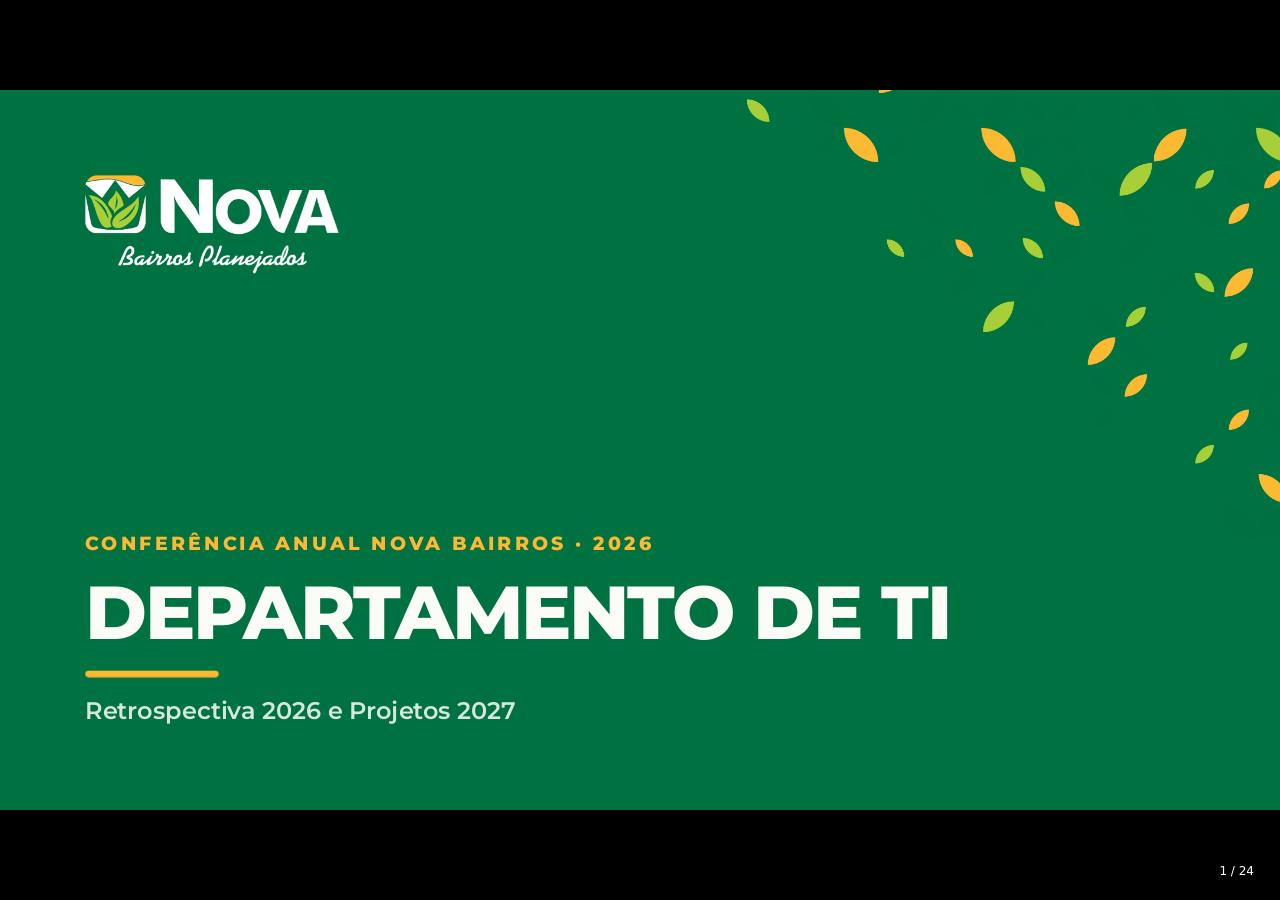
<file: index.html>
<!doctype html>
<html>
<head>
<meta charset="utf-8">
<meta name="viewport" content="width=device-width, initial-scale=1">
<meta name="hz:slide-selector" content=".slide">
<meta name="hz:canvas-width" content="1920">
<meta name="hz:canvas-height" content="1080">
<title>Retrospectiva 2026 e Projetos 2027 · TI</title>
<link rel="stylesheet" href="https://fonts.googleapis.com/css2?family=Montserrat:wght@400..800&amp;display=swap">
<link rel="stylesheet" href="https://fonts.googleapis.com/css2?family=Montserrat:ital,wght@0,100..300&amp;display=swap">
<link rel="stylesheet" href="https://fonts.googleapis.com/css2?family=Montserrat:ital,wght@0,900&amp;display=swap">
<link rel="stylesheet" href="https://fonts.googleapis.com/css2?family=Montserrat:ital,wght@1,100..900&amp;display=swap">
<link rel="stylesheet" href="css/fontes.css">
<link rel="stylesheet" href="css/base.css">
<link rel="stylesheet" href="css/slides.css">
<script src="js/dados-transicoes.js"></script>
<script src="js/navegacao.js"></script>
</head>
<body>
<main data-appifact-content style="font:16px / 24px ui-sans-serif, system-ui, -apple-system, &quot;Segoe UI&quot;, Roboto, &quot;PingFang SC&quot;, &quot;PingFang TC&quot;, &quot;Hiragino Sans&quot;, &quot;Apple SD Gothic Neo&quot;, sans-serif;color:rgb(240, 239, 236)">
<section class="deck-slide" id="1" aria-roledescription="slide" aria-label="Slide 1 of 24" data-document-role="page" data-label="Retrospectiva 2026 e Projetos 2027" data-speaker-notes="Abertura. Deixe as folhas e o título entrarem antes de começar a falar.">
  <div class="deck-fit">
    <div class="deck-scaler">
      <div style="width: 1920px; height: 1080px; position: relative; background: rgb(0, 113, 65); overflow: clip; contain: paint;" class="slide" data-canvas-width="1920" data-canvas-height="1080">
        <div data-frame-id="e0-1etb2ge" style="position: absolute; left: 1120px; width: 820px; top: 0px; height: 674px; box-sizing: border-box;">
          <img data-img-path="" data-node-path="" alt="" draggable="false" src="assets/img/img-01.png" style="width: 100%; height: 100%; display: block; object-fit: contain; opacity: 1; isolation: isolate;">
        </div>
        <div data-frame-id="e1-1etb2ge" style="position: absolute; inset: 0px; box-sizing: border-box;">
          <div data-node-path="" style="display: flex; flex-direction: column; align-items: stretch; justify-content: space-between; gap: 0px; width: 100%; height: 100%; padding: 128px; box-sizing: border-box;">
            <img data-img-path="0" data-node-path="0" alt="Nova Bairros Planejados" draggable="false" src="assets/img/img-02.png" style="width: 380px; height: 147px; max-width: none; max-height: none; min-width: 0px; min-height: 0px; align-self: flex-start; display: block; object-fit: contain; opacity: 1; isolation: isolate;">
            <div data-node-path="1" style="display: flex; flex-direction: column; align-items: stretch; gap: 28px; min-width: 0px; min-height: 0px; flex-shrink: 0;">
              <div data-text-path="1.0" data-node-path="1.0" style="font-family: Montserrat, Arial, ui-sans-serif, system-ui, sans-serif; font-size: 28px; font-weight: 800; line-height: 1.2; color: rgb(253, 185, 51); margin: 0px; white-space: pre-wrap; overflow-wrap: break-word; text-wrap-style: pretty; min-width: 0px; min-height: 0px; flex-shrink: 0; letter-spacing: 5px; opacity: 1; isolation: isolate; overflow-y: visible;">CONFERÊNCIA ANUAL NOVA BAIRROS · 2026</div>
              <div data-text-path="1.1" data-node-path="1.1" role="heading" aria-level="1" style="font-family: Montserrat, Arial, ui-sans-serif, system-ui, sans-serif; font-size: 112px; font-weight: 800; line-height: 1.05; color: rgb(251, 251, 247); margin: 0px; white-space: pre-wrap; overflow-wrap: break-word; text-wrap-style: pretty; min-width: 0px; min-height: 0px; flex-shrink: 0; letter-spacing: -3px; opacity: 1; isolation: isolate; overflow-y: visible;">DEPARTAMENTO DE TI</div>
              <div data-node-path="1.2" style="display: flex; flex-direction: column; align-items: stretch; gap: 0px; min-width: 200px; min-height: 10px; max-width: 200px; max-height: 10px; height: 10px; background-color: rgb(253, 185, 51); border-radius: 5px; isolation: isolate;"></div>
              <div data-text-path="1.3" data-node-path="1.3" style="font-family: Montserrat, Arial, ui-sans-serif, system-ui, sans-serif; font-size: 36px; font-weight: 600; line-height: 1.2; color: rgb(214, 232, 220); margin: 0px; white-space: pre-wrap; overflow-wrap: break-word; text-wrap-style: pretty; min-width: 0px; min-height: 0px; flex-shrink: 0; opacity: 1; isolation: isolate; overflow-y: visible;">Retrospectiva 2026 e Projetos 2027</div>
            </div>
          </div>
        </div>
      </div>
    </div>
  </div>
</section>
<section class="deck-slide" id="2" aria-roledescription="slide" aria-label="Slide 2 of 24" data-document-role="page" data-label="O que vamos ver hoje">
  <div class="deck-fit">
    <div class="deck-scaler">
      <div style="width: 1920px; height: 1080px; position: relative; background: rgb(251, 251, 247); overflow: clip; contain: paint;" class="slide" data-canvas-width="1920" data-canvas-height="1080">
        <div data-frame-id="e0-1d6uhhx" style="position: absolute; left: 0px; width: 1920px; top: 0px; height: 12px; box-sizing: border-box;">
          <div data-node-path="" style="display: flex; flex-direction: column; align-items: stretch; gap: 0px; width: 100%; height: 100%; background-color: rgb(253, 185, 51); isolation: isolate;"></div>
        </div>
        <div data-frame-id="e1-1d6uhhx" style="position: absolute; left: 128px; width: 1200px; bottom: 64px; box-sizing: border-box;">
          <div data-node-path="" style="display: flex; flex-direction: row; align-items: center; gap: 32px; width: 100%; height: 100%;">
            <div data-text-path="0" data-node-path="0" style="font-family: Montserrat, Arial, ui-sans-serif, system-ui, sans-serif; font-size: 24px; font-weight: 700; line-height: 1.2; color: rgb(0, 113, 65); margin: 0px; white-space: pre-wrap; overflow-wrap: break-word; text-wrap-style: pretty; min-width: min-content; min-height: 0px; overflow-y: visible;">2</div>
            <div data-text-path="1" data-node-path="1" style="font-family: Montserrat, Arial, ui-sans-serif, system-ui, sans-serif; font-size: 24px; font-weight: 400; line-height: 1.2; color: rgb(107, 116, 110); margin: 0px; white-space: pre-wrap; overflow-wrap: break-word; text-wrap-style: pretty; min-width: min-content; min-height: 0px; overflow-y: visible;">Departamento de TI · Retrospectiva 2026 e Projetos 2027</div>
          </div>
        </div>
        <div data-frame-id="e2-1d6uhhx" style="position: absolute; right: 128px; width: 150px; bottom: 48px; height: 58px; box-sizing: border-box;">
          <img data-img-path="" data-node-path="" alt="Nova Bairros Planejados" draggable="false" src="assets/img/img-03.png" style="width: 100%; height: 100%; display: block; object-fit: contain;">
        </div>
        <div data-frame-id="e3-1d6uhhx" style="position: absolute; inset: 0px; box-sizing: border-box;">
          <div data-node-path="" style="display: flex; flex-direction: column; align-items: stretch; gap: 56px; width: 100%; height: 100%; padding: 128px 128px 160px; box-sizing: border-box;">
            <div data-text-path="0" data-node-path="0" role="heading" aria-level="2" style="font-family: Montserrat, Arial, ui-sans-serif, system-ui, sans-serif; font-size: 64px; font-weight: 700; line-height: 1.1; color: rgb(0, 113, 65); margin: 0px; white-space: pre-wrap; overflow-wrap: break-word; text-wrap-style: pretty; min-width: 0px; min-height: 0px; flex-shrink: 0; letter-spacing: -1px; opacity: 1; isolation: isolate; overflow-y: visible;">O que vamos ver hoje</div>
            <div data-node-path="1" style="display: grid; grid-template-columns: 1fr 1fr 1fr; gap: 32px; min-width: 0px; min-height: 0px; flex-grow: 1; flex-basis: 0%;">
              <div data-node-path="1.0" style="display: flex; flex-direction: column; align-items: stretch; gap: 20px; min-width: min-content; min-height: 0px; background-color: rgb(0, 113, 65); padding: 40px; border-radius: 28px; opacity: 1; isolation: isolate; box-sizing: border-box;">
                <div data-text-path="1.0.0" data-node-path="1.0.0" style="font-family: Montserrat, Arial, ui-sans-serif, system-ui, sans-serif; font-size: 120px; font-weight: 800; line-height: 1.2; color: rgb(253, 185, 51); margin: 0px; white-space: pre-wrap; overflow-wrap: break-word; text-wrap-style: pretty; min-width: 0px; min-height: 0px; flex-shrink: 0; letter-spacing: -3px; overflow-y: visible;">01</div>
                <div data-node-path="1.0.1" style="min-width: 0px; min-height: 0px; flex-grow: 1; flex-basis: 0%;"></div>
                <div data-text-path="1.0.2" data-node-path="1.0.2" role="heading" aria-level="3" style="font-family: Montserrat, Arial, ui-sans-serif, system-ui, sans-serif; font-size: 36px; font-weight: 700; line-height: 1.2; color: rgb(251, 251, 247); margin: 0px; white-space: pre-wrap; overflow-wrap: break-word; text-wrap-style: pretty; min-width: 0px; min-height: 0px; flex-shrink: 0; overflow-y: visible;">Fechamento do ano</div>
                <div data-text-path="1.0.3" data-node-path="1.0.3" style="font-family: Montserrat, Arial, ui-sans-serif, system-ui, sans-serif; font-size: 26px; font-weight: 400; line-height: 1.35; color: rgb(214, 232, 220); margin: 0px; white-space: pre-wrap; overflow-wrap: break-word; text-wrap-style: pretty; min-width: 0px; min-height: 0px; flex-shrink: 0; overflow-y: visible;">O volume de OS de 2026 e como ele se distribuiu</div>
              </div>
              <div data-node-path="1.1" style="display: flex; flex-direction: column; align-items: stretch; gap: 20px; min-width: min-content; min-height: 0px; background-color: rgb(238, 240, 234); padding: 40px; border-radius: 28px; opacity: 1; isolation: isolate; box-sizing: border-box;">
                <div data-text-path="1.1.0" data-node-path="1.1.0" style="font-family: Montserrat, Arial, ui-sans-serif, system-ui, sans-serif; font-size: 120px; font-weight: 800; line-height: 1.1; color: rgb(0, 113, 65); margin: 0px; white-space: pre-wrap; overflow-wrap: break-word; text-wrap-style: pretty; min-width: 0px; min-height: 0px; flex-shrink: 0; letter-spacing: -3px; overflow-y: visible;">02</div>
                <div data-node-path="1.1.1" style="min-width: 0px; min-height: 0px; flex-grow: 1; flex-basis: 0%;"></div>
                <div data-text-path="1.1.2" data-node-path="1.1.2" role="heading" aria-level="3" style="font-family: Montserrat, Arial, ui-sans-serif, system-ui, sans-serif; font-size: 36px; font-weight: 700; line-height: 1.2; color: rgb(0, 113, 65); margin: 0px; white-space: pre-wrap; overflow-wrap: break-word; text-wrap-style: pretty; min-width: 0px; min-height: 0px; flex-shrink: 0; overflow-y: visible;">Retrospectiva 2026</div>
                <div data-text-path="1.1.3" data-node-path="1.1.3" style="font-family: Montserrat, Arial, ui-sans-serif, system-ui, sans-serif; font-size: 26px; font-weight: 400; line-height: 1.35; color: rgb(74, 85, 80); margin: 0px; white-space: pre-wrap; overflow-wrap: break-word; text-wrap-style: pretty; min-width: 0px; min-height: 0px; flex-shrink: 0; overflow-y: visible;">As principais entregas e o impacto de cada uma</div>
              </div>
              <div data-node-path="1.2" style="display: flex; flex-direction: column; align-items: stretch; gap: 20px; min-width: min-content; min-height: 0px; background-color: rgb(238, 240, 234); padding: 40px; border-radius: 28px; opacity: 1; isolation: isolate; box-sizing: border-box;">
                <div data-text-path="1.2.0" data-node-path="1.2.0" style="font-family: Montserrat, Arial, ui-sans-serif, system-ui, sans-serif; font-size: 120px; font-weight: 800; line-height: 1.1; color: rgb(0, 113, 65); margin: 0px; white-space: pre-wrap; overflow-wrap: break-word; text-wrap-style: pretty; min-width: 0px; min-height: 0px; flex-shrink: 0; letter-spacing: -3px; overflow-y: visible;">03</div>
                <div data-node-path="1.2.1" style="min-width: 0px; min-height: 0px; flex-grow: 1; flex-basis: 0%;"></div>
                <div data-text-path="1.2.2" data-node-path="1.2.2" role="heading" aria-level="3" style="font-family: Montserrat, Arial, ui-sans-serif, system-ui, sans-serif; font-size: 36px; font-weight: 700; line-height: 1.2; color: rgb(0, 113, 65); margin: 0px; white-space: pre-wrap; overflow-wrap: break-word; text-wrap-style: pretty; min-width: 0px; min-height: 0px; flex-shrink: 0; overflow-y: visible;">Projetos 2027</div>
                <div data-text-path="1.2.3" data-node-path="1.2.3" style="font-family: Montserrat, Arial, ui-sans-serif, system-ui, sans-serif; font-size: 26px; font-weight: 400; line-height: 1.35; color: rgb(74, 85, 80); margin: 0px; white-space: pre-wrap; overflow-wrap: break-word; text-wrap-style: pretty; min-width: 0px; min-height: 0px; flex-shrink: 0; overflow-y: visible;">Próximas entregas e prioridades de Vendas e ADM</div>
              </div>
            </div>
          </div>
        </div>
      </div>
    </div>
  </div>
</section>
<section class="deck-slide" id="3" aria-roledescription="slide" aria-label="Slide 3 of 24" data-document-role="page" data-label="Fechamento de 2026">
  <div class="deck-fit">
    <div class="deck-scaler">
      <div style="width: 1920px; height: 1080px; position: relative; background: rgb(0, 113, 65); overflow: clip; contain: paint;" class="slide" data-canvas-width="1920" data-canvas-height="1080">
        <div data-frame-id="e0-1mr5mmx" style="position: absolute; left: 1380px; width: 540px; top: 0px; height: 444px; box-sizing: border-box;">
          <img data-img-path="" data-node-path="" alt="" draggable="false" src="assets/img/img-01.png" style="width: 100%; height: 100%; display: block; object-fit: contain; opacity: 1; isolation: isolate;">
        </div>
        <div data-frame-id="e1-1mr5mmx" style="position: absolute; inset: 0px; box-sizing: border-box;">
          <div data-node-path="" style="display: flex; flex-direction: row; align-items: center; gap: 96px; width: 100%; height: 100%; padding: 128px; box-sizing: border-box;">
            <div data-node-path="0" style="display: flex; flex-direction: row; align-items: center; justify-content: center; gap: 0px; min-width: 440px; min-height: 440px; flex-grow: 0; flex-shrink: 0; max-width: 440px; max-height: 440px; height: 440px; background-color: rgb(0, 90, 51); border-radius: 256px; opacity: 1; isolation: isolate;">
              <div data-text-path="0.0" data-node-path="0.0" style="font-family: Montserrat, Arial, ui-sans-serif, system-ui, sans-serif; font-size: 200px; font-weight: 800; line-height: 1.2; color: rgb(253, 185, 51); margin: 0px; white-space: pre-wrap; overflow-wrap: break-word; text-wrap-style: pretty; min-width: min-content; min-height: 0px; letter-spacing: -6px; opacity: 1; isolation: isolate; overflow-y: visible;">01</div>
            </div>
            <div data-node-path="1" style="display: flex; flex-direction: column; align-items: stretch; gap: 28px; min-width: min-content; min-height: 0px; flex-grow: 1; flex-basis: 0%;">
              <div data-text-path="1.0" data-node-path="1.0" role="heading" aria-level="1" style="font-family: Montserrat, Arial, ui-sans-serif, system-ui, sans-serif; font-size: 96px; font-weight: 800; line-height: 1.05; color: rgb(251, 251, 247); margin: 0px; white-space: pre-wrap; overflow-wrap: break-word; text-wrap-style: pretty; min-width: 0px; min-height: 0px; flex-shrink: 0; letter-spacing: -2px; opacity: 1; isolation: isolate; overflow-y: visible;">Fechamento de 2026</div>
              <div data-text-path="1.1" data-node-path="1.1" style="font-family: Montserrat, Arial, ui-sans-serif, system-ui, sans-serif; font-size: 36px; font-weight: 400; line-height: 1.35; color: rgb(214, 232, 220); margin: 0px; white-space: pre-wrap; overflow-wrap: break-word; text-wrap-style: pretty; min-width: 0px; min-height: 0px; flex-shrink: 0; opacity: 1; isolation: isolate; overflow-y: visible;">Volume de ordens de serviço do ano</div>
            </div>
          </div>
        </div>
      </div>
    </div>
  </div>
</section>
<section class="deck-slide" id="4" aria-roledescription="slide" aria-label="Slide 4 of 24" data-document-role="page" data-label="Fechamento global das OS" data-speaker-notes="Valores de marcação: substituir pelos totais de 2026 quando o fechamento estiver pronto. Os números grandes contam a partir de zero quando o slide entra.">
  <div class="deck-fit">
    <div class="deck-scaler">
      <div style="width: 1920px; height: 1080px; position: relative; background: rgb(251, 251, 247); overflow: clip; contain: paint;" class="slide" data-canvas-width="1920" data-canvas-height="1080">
        <div data-frame-id="e0-b02yux" style="position: absolute; left: 0px; width: 1920px; top: 0px; height: 12px; box-sizing: border-box;">
          <div data-node-path="" style="display: flex; flex-direction: column; align-items: stretch; gap: 0px; width: 100%; height: 100%; background-color: rgb(253, 185, 51); isolation: isolate;"></div>
        </div>
        <div data-frame-id="e1-b02yux" style="position: absolute; left: 128px; width: 1200px; bottom: 64px; box-sizing: border-box;">
          <div data-node-path="" style="display: flex; flex-direction: row; align-items: center; gap: 32px; width: 100%; height: 100%;">
            <div data-text-path="0" data-node-path="0" style="font-family: Montserrat, Arial, ui-sans-serif, system-ui, sans-serif; font-size: 24px; font-weight: 700; line-height: 1.2; color: rgb(0, 113, 65); margin: 0px; white-space: pre-wrap; overflow-wrap: break-word; text-wrap-style: pretty; min-width: min-content; min-height: 0px; overflow-y: visible;">4</div>
            <div data-text-path="1" data-node-path="1" style="font-family: Montserrat, Arial, ui-sans-serif, system-ui, sans-serif; font-size: 24px; font-weight: 400; line-height: 1.2; color: rgb(107, 116, 110); margin: 0px; white-space: pre-wrap; overflow-wrap: break-word; text-wrap-style: pretty; min-width: min-content; min-height: 0px; overflow-y: visible;">Departamento de TI · Retrospectiva 2026 e Projetos 2027</div>
          </div>
        </div>
        <div data-frame-id="e2-b02yux" style="position: absolute; right: 128px; width: 150px; bottom: 48px; height: 58px; box-sizing: border-box;">
          <img data-img-path="" data-node-path="" alt="Nova Bairros Planejados" draggable="false" src="assets/img/img-03.png" style="width: 100%; height: 100%; display: block; object-fit: contain;">
        </div>
        <div data-frame-id="e3-b02yux" style="position: absolute; inset: 0px; box-sizing: border-box;">
          <div data-node-path="" style="display: flex; flex-direction: column; align-items: stretch; gap: 56px; width: 100%; height: 100%; padding: 128px 128px 160px; box-sizing: border-box;">
            <div data-text-path="0" data-node-path="0" role="heading" aria-level="2" style="font-family: Montserrat, Arial, ui-sans-serif, system-ui, sans-serif; font-size: 64px; font-weight: 700; line-height: 1.1; color: rgb(0, 113, 65); margin: 0px; white-space: pre-wrap; overflow-wrap: break-word; text-wrap-style: pretty; min-width: 0px; min-height: 0px; flex-shrink: 0; letter-spacing: -1px; opacity: 1; isolation: isolate; overflow-y: visible;">Total OS 2026</div>
            <div data-node-path="1" style="display: grid; grid-template-columns: 1fr 1fr 1fr 1fr; gap: 32px; min-width: 0px; min-height: 0px; flex-grow: 1; flex-basis: 0%;">
              <div data-node-path="1.0" style="display: flex; flex-direction: column; align-items: stretch; gap: 20px; min-width: min-content; min-height: 0px; background-color: rgb(238, 240, 234); padding: 40px; border-radius: 28px; opacity: 1; isolation: isolate; box-sizing: border-box;">
                <div data-text-path="1.0.0" data-node-path="1.0.0" style="font-family: Montserrat, Arial, ui-sans-serif, system-ui, sans-serif; font-size: 112px; font-weight: 800; line-height: 1.05; color: rgb(0, 113, 65); margin: 0px; white-space: pre-wrap; overflow-wrap: break-word; text-wrap-style: pretty; min-width: 0px; min-height: 0px; flex-shrink: 0; letter-spacing: -2px; opacity: 1; isolation: isolate; overflow-y: visible;">3013</div>
                <div data-text-path="1.0.1" data-node-path="1.0.1" style="font-family: Montserrat, Arial, ui-sans-serif, system-ui, sans-serif; font-size: 28px; font-weight: 700; line-height: 1.25; color: rgb(31, 42, 36); margin: 0px; white-space: pre-wrap; overflow-wrap: break-word; text-wrap-style: pretty; min-width: 0px; min-height: 0px; flex-shrink: 0; overflow-y: visible;">OS abertas em 2026</div>
                <div data-node-path="1.0.2" style="min-width: 0px; min-height: 0px; flex-grow: 1; flex-basis: 0%;"></div>
                <div data-text-path="1.0.3" data-node-path="1.0.3" style="font-family: Montserrat, Arial, ui-sans-serif, system-ui, sans-serif; font-size: 24px; font-weight: 600; line-height: 1.2; color: rgb(94, 107, 39); margin: 0px; white-space: pre-wrap; overflow-wrap: break-word; text-wrap-style: pretty; min-width: 0px; min-height: 0px; flex-shrink: 0; overflow-y: visible;">▲ 4,6% vs 2025</div>
              </div>
              <div data-node-path="1.1" style="display: flex; flex-direction: column; align-items: stretch; gap: 20px; min-width: min-content; min-height: 0px; background-color: rgb(238, 240, 234); padding: 40px; border-radius: 28px; opacity: 1; isolation: isolate; box-sizing: border-box;">
                <div data-text-path="1.1.0" data-node-path="1.1.0" style="font-family: Montserrat, Arial, ui-sans-serif, system-ui, sans-serif; font-size: 112px; font-weight: 800; line-height: 1.05; color: rgb(0, 113, 65); margin: 0px; white-space: pre-wrap; overflow-wrap: break-word; text-wrap-style: pretty; min-width: 0px; min-height: 0px; flex-shrink: 0; letter-spacing: -2px; opacity: 1; isolation: isolate; overflow-y: visible;">2542</div>
                <div data-text-path="1.1.1" data-node-path="1.1.1" style="font-family: Montserrat, Arial, ui-sans-serif, system-ui, sans-serif; font-size: 28px; font-weight: 700; line-height: 1.25; color: rgb(31, 42, 36); margin: 0px; white-space: pre-wrap; overflow-wrap: break-word; text-wrap-style: pretty; min-width: 0px; min-height: 0px; flex-shrink: 0; overflow-y: visible;">OS finalizadas</div>
                <div data-node-path="1.1.2" style="min-width: 0px; min-height: 0px; flex-grow: 1; flex-basis: 0%;"></div>
                <div data-text-path="1.1.3" data-node-path="1.1.3" style="font-family: Montserrat, Arial, ui-sans-serif, system-ui, sans-serif; font-size: 24px; font-weight: 600; line-height: 1.2; color: rgb(94, 107, 39); margin: 0px; white-space: pre-wrap; overflow-wrap: break-word; text-wrap-style: pretty; min-width: 0px; min-height: 0px; flex-shrink: 0; overflow-y: visible;">0% do total</div>
              </div>
              <div data-node-path="1.2" style="display: flex; flex-direction: column; align-items: stretch; gap: 20px; min-width: min-content; min-height: 0px; background-color: rgb(238, 240, 234); padding: 40px; border-radius: 28px; opacity: 1; isolation: isolate; box-sizing: border-box;">
                <div data-text-path="1.2.0" data-node-path="1.2.0" style="font-family: Montserrat, Arial, ui-sans-serif, system-ui, sans-serif; font-size: 112px; font-weight: 800; line-height: 1.05; color: rgb(0, 113, 65); margin: 0px; white-space: pre-wrap; overflow-wrap: break-word; text-wrap-style: pretty; min-width: 0px; min-height: 0px; flex-shrink: 0; letter-spacing: -2px; opacity: 1; isolation: isolate; overflow-y: visible;">102</div>
                <div data-text-path="1.2.1" data-node-path="1.2.1" style="font-family: Montserrat, Arial, ui-sans-serif, system-ui, sans-serif; font-size: 28px; font-weight: 700; line-height: 1.25; color: rgb(31, 42, 36); margin: 0px; white-space: pre-wrap; overflow-wrap: break-word; text-wrap-style: pretty; min-width: 0px; min-height: 0px; flex-shrink: 0; overflow-y: visible;">Backlog atual</div>
                <div data-node-path="1.2.2" style="min-width: 0px; min-height: 0px; flex-grow: 1; flex-basis: 0%;"></div>
                <div data-text-path="1.2.3" data-node-path="1.2.3" style="font-family: Montserrat, Arial, ui-sans-serif, system-ui, sans-serif; font-size: 24px; font-weight: 600; line-height: 1.2; color: rgb(94, 107, 39); margin: 0px; white-space: pre-wrap; overflow-wrap: break-word; text-wrap-style: pretty; min-width: 0px; min-height: 0px; flex-shrink: 0; overflow-y: visible;">Projetos futuros</div>
              </div>
              <div data-node-path="1.3" style="display: flex; flex-direction: column; align-items: stretch; gap: 20px; min-width: min-content; min-height: 0px; background-color: rgb(238, 240, 234); padding: 40px; border-radius: 28px; opacity: 1; isolation: isolate; box-sizing: border-box;">
                <div data-text-path="1.3.0" data-node-path="1.3.0" style="font-family: Montserrat, Arial, ui-sans-serif, system-ui, sans-serif; font-size: 112px; font-weight: 800; line-height: 1.05; color: rgb(0, 113, 65); margin: 0px; white-space: pre-wrap; overflow-wrap: break-word; text-wrap-style: pretty; min-width: 0px; min-height: 0px; flex-shrink: 0; letter-spacing: -2px; opacity: 1; isolation: isolate; overflow-y: visible;">3h</div>
                <div data-text-path="1.3.1" data-node-path="1.3.1" style="font-family: Montserrat, Arial, ui-sans-serif, system-ui, sans-serif; font-size: 28px; font-weight: 700; line-height: 1.25; color: rgb(31, 42, 36); margin: 0px; white-space: pre-wrap; overflow-wrap: break-word; text-wrap-style: pretty; min-width: 0px; min-height: 0px; flex-shrink: 0; overflow-y: visible;">Tempo médio de triagem</div>
                <div data-node-path="1.3.2" style="min-width: 0px; min-height: 0px; flex-grow: 1; flex-basis: 0%;"></div>
                <div data-text-path="1.3.3" data-node-path="1.3.3" style="font-family: Montserrat, Arial, ui-sans-serif, system-ui, sans-serif; font-size: 24px; font-weight: 600; line-height: 1.2; color: rgb(94, 107, 39); margin: 0px; white-space: pre-wrap; overflow-wrap: break-word; text-wrap-style: pretty; min-width: 0px; min-height: 0px; flex-shrink: 0; overflow-y: visible;">▼ vs 2025</div>
              </div>
            </div>
            <div data-node-path="2" style="display: flex; flex-direction: row; align-items: center; gap: 32px; min-width: 0px; min-height: 0px; flex-shrink: 0; background-color: rgb(0, 113, 65); padding: 32px 40px; border-radius: 28px; opacity: 1; isolation: isolate; box-sizing: border-box;">
              <div data-node-path="2.0" style="display: flex; flex-direction: row; align-items: center; justify-content: center; gap: 0px; min-width: 88px; min-height: 88px; flex-grow: 0; flex-shrink: 0; max-width: 88px; max-height: 88px; height: 88px; background-color: rgb(166, 206, 57); border-radius: 256px;">
                <svg data-icon-path="2.0.0" data-node-path="2.0.0" viewBox="0 0 100 100" preserveAspectRatio="xMidYMid meet" style="width: 48px; height: 48px; min-width: 0px; min-height: 0px; display: block;"><text x="50" y="54" text-anchor="middle" dominant-baseline="central" font-family="mc-anthropicons" font-size="90" text-rendering="geometricPrecision" fill="#00552f"></text></svg>
              </div>
              <div data-text-path="2.1" data-node-path="2.1" style="font-family: Montserrat, Arial, ui-sans-serif, system-ui, sans-serif; font-size: 36px; font-weight: 800; line-height: 1.2; color: rgb(253, 185, 51); margin: 0px; white-space: pre; overflow-wrap: normal; min-width: min-content; min-height: 0px; overflow-y: visible;">2025 × 2026</div>
              <div data-text-path="2.2" data-node-path="2.2" style="font-family: Montserrat, Arial, ui-sans-serif, system-ui, sans-serif; font-size: 30px; font-weight: 400; line-height: 1.3; color: rgb(251, 251, 247); margin: 0px; white-space: pre-wrap; overflow-wrap: break-word; text-wrap-style: pretty; min-width: min-content; min-height: 0px; overflow-y: visible;">3013 OS em 2025 contra 2880 em 2026: variação de 4,6%.</div>
            </div>
          </div>
        </div>
      </div>
    </div>
  </div>
</section>
<section class="deck-slide" id="5" aria-roledescription="slide" aria-label="Slide 5 of 24" data-document-role="page" data-label="OS por tipo em 2026" data-speaker-notes="Gráfico com valores de marcação: para atualizar, troque o número de cada barra e a largura (em %) proporcional ao maior valor.">
  <div class="deck-fit">
    <div class="deck-scaler">
      <div style="width: 1920px; height: 1080px; position: relative; background: rgb(251, 251, 247); overflow: clip; contain: paint;" class="slide" data-canvas-width="1920" data-canvas-height="1080">
        <div data-frame-id="e0-1q7chsw" style="position: absolute; left: 0px; width: 1920px; top: 0px; height: 12px; box-sizing: border-box;">
          <div data-node-path="" style="display: flex; flex-direction: column; align-items: stretch; gap: 0px; width: 100%; height: 100%; background-color: rgb(253, 185, 51); isolation: isolate;"></div>
        </div>
        <div data-frame-id="e1-1q7chsw" style="position: absolute; left: 128px; width: 1200px; bottom: 64px; box-sizing: border-box;">
          <div data-node-path="" style="display: flex; flex-direction: row; align-items: center; gap: 32px; width: 100%; height: 100%;">
            <div data-text-path="0" data-node-path="0" style="font-family: Montserrat, Arial, ui-sans-serif, system-ui, sans-serif; font-size: 24px; font-weight: 700; line-height: 1.2; color: rgb(0, 113, 65); margin: 0px; white-space: pre-wrap; overflow-wrap: break-word; text-wrap-style: pretty; min-width: min-content; min-height: 0px; overflow-y: visible;">5</div>
            <div data-text-path="1" data-node-path="1" style="font-family: Montserrat, Arial, ui-sans-serif, system-ui, sans-serif; font-size: 24px; font-weight: 400; line-height: 1.2; color: rgb(107, 116, 110); margin: 0px; white-space: pre-wrap; overflow-wrap: break-word; text-wrap-style: pretty; min-width: min-content; min-height: 0px; overflow-y: visible;">Departamento de TI · Retrospectiva 2026 e Projetos 2027</div>
          </div>
        </div>
        <div data-frame-id="e2-1q7chsw" style="position: absolute; right: 128px; width: 150px; bottom: 48px; height: 58px; box-sizing: border-box;">
          <img data-img-path="" data-node-path="" alt="Nova Bairros Planejados" draggable="false" src="assets/img/img-03.png" style="width: 100%; height: 100%; display: block; object-fit: contain;">
        </div>
        <div data-frame-id="e3-1q7chsw" style="position: absolute; inset: 0px; box-sizing: border-box;">
          <div data-node-path="" style="display: flex; flex-direction: column; align-items: stretch; gap: 56px; width: 100%; height: 100%; padding: 128px 128px 160px; box-sizing: border-box;">
            <div data-text-path="0" data-node-path="0" role="heading" aria-level="2" style="font-family: Montserrat, Arial, ui-sans-serif, system-ui, sans-serif; font-size: 64px; font-weight: 700; line-height: 1.1; color: rgb(0, 113, 65); margin: 0px; white-space: pre-wrap; overflow-wrap: break-word; text-wrap-style: pretty; min-width: 0px; min-height: 0px; flex-shrink: 0; letter-spacing: -1px; opacity: 1; isolation: isolate; overflow-y: visible;">OS por tipo em 2026</div>
            <div data-node-path="1" style="display: grid; grid-template-columns: 1fr 600px; gap: 72px; align-items: center; min-width: 0px; min-height: 0px; flex-grow: 1; flex-basis: 0%;">
              <div data-node-path="1.0" style="display: flex; flex-direction: column; align-items: stretch; gap: 18px; min-width: min-content; min-height: 0px;">
                <div data-text-path="1.0.0" data-node-path="1.0.0" style="font-family: Montserrat, Arial, ui-sans-serif, system-ui, sans-serif; font-size: 24px; font-weight: 400; line-height: 1.2; color: rgb(107, 116, 110); margin: 0px; white-space: pre-wrap; overflow-wrap: break-word; text-wrap-style: pretty; min-width: 0px; min-height: 0px; flex-shrink: 0; padding: 0px 0px 8px; opacity: 1; isolation: isolate; overflow-y: visible; box-sizing: border-box;">Quantidade de OS por tipo</div>
                <div data-node-path="1.0.1" style="display: flex; flex-direction: row; align-items: center; gap: 24px; min-width: 0px; min-height: 0px; flex-shrink: 0;">
                  <div data-text-path="1.0.1.0" data-node-path="1.0.1.0" style="font-family: Montserrat, Arial, ui-sans-serif, system-ui, sans-serif; font-size: 26px; font-weight: 600; line-height: 1.2; color: rgb(31, 42, 36); margin: 0px; white-space: pre-wrap; overflow-wrap: break-word; text-wrap-style: pretty; text-align: right; min-width: 240px; min-height: 0px; flex-grow: 0; flex-shrink: 0; max-width: 240px; opacity: 1; isolation: isolate; overflow-y: visible;">Manutenção</div>
                  <div data-node-path="1.0.1.1" style="display: flex; flex-direction: row; align-items: stretch; gap: 0px; min-width: 0px; min-height: 56px; flex-grow: 1; flex-basis: 0%; max-height: 56px; height: 56px; border-radius: 0px 14px 14px 0px; overflow: hidden;">
                    <div data-node-path="1.0.1.1.0" style="display: flex; flex-direction: row; align-items: center; justify-content: flex-end; gap: 0px; min-width: 728px; min-height: 56px; max-width: 728px; max-height: 56px; height: 56px; background-color: rgb(253, 185, 51); padding-right: 16px; border-radius: 0px 14px 14px 0px; isolation: isolate; box-sizing: border-box;">
                      <div data-text-path="1.0.1.1.0.0" data-node-path="1.0.1.1.0.0" style="font-family: Montserrat, Arial, ui-sans-serif, system-ui, sans-serif; font-size: 24px; font-weight: 700; line-height: 1.2; color: rgb(31, 42, 36); margin: 0px; white-space: pre-wrap; overflow-wrap: break-word; text-wrap-style: pretty; min-width: min-content; min-height: 0px; overflow-y: visible;">1140</div>
                    </div>
                  </div>
                </div>
                <div data-node-path="1.0.2" style="display: flex; flex-direction: row; align-items: center; gap: 24px; min-width: 0px; min-height: 0px; flex-shrink: 0;">
                  <div data-text-path="1.0.2.0" data-node-path="1.0.2.0" style="font-family: Montserrat, Arial, ui-sans-serif, system-ui, sans-serif; font-size: 26px; font-weight: 600; line-height: 1.2; color: rgb(31, 42, 36); margin: 0px; white-space: pre-wrap; overflow-wrap: break-word; text-wrap-style: pretty; text-align: right; min-width: 240px; min-height: 0px; flex-grow: 0; flex-shrink: 0; max-width: 240px; opacity: 1; isolation: isolate; overflow-y: visible;">Erro de sistema</div>
                  <div data-node-path="1.0.2.1" style="display: flex; flex-direction: row; align-items: stretch; gap: 0px; min-width: 0px; min-height: 56px; flex-grow: 1; flex-basis: 0%; max-height: 56px; height: 56px; border-radius: 0px 14px 14px 0px; overflow: hidden;">
                    <div data-node-path="1.0.2.1.0" style="display: flex; flex-direction: row; align-items: center; justify-content: flex-end; gap: 0px; min-width: 626.08px; min-height: 56px; max-width: 626.08px; max-height: 56px; height: 56px; background-color: rgb(0, 113, 65); padding-right: 16px; border-radius: 0px 14px 14px 0px; isolation: isolate; box-sizing: border-box;">
                      <div data-text-path="1.0.2.1.0.0" data-node-path="1.0.2.1.0.0" style="font-family: Montserrat, Arial, ui-sans-serif, system-ui, sans-serif; font-size: 24px; font-weight: 700; line-height: 1.2; color: rgb(251, 251, 247); margin: 0px; white-space: pre-wrap; overflow-wrap: break-word; text-wrap-style: pretty; min-width: min-content; min-height: 0px; overflow-y: visible;">1131</div>
                    </div>
                  </div>
                </div>
                <div data-node-path="1.0.3" style="display: flex; flex-direction: row; align-items: center; gap: 24px; min-width: 0px; min-height: 0px; flex-shrink: 0;">
                  <div data-text-path="1.0.3.0" data-node-path="1.0.3.0" style="font-family: Montserrat, Arial, ui-sans-serif, system-ui, sans-serif; font-size: 26px; font-weight: 600; line-height: 1.2; color: rgb(31, 42, 36); margin: 0px; white-space: pre-wrap; overflow-wrap: break-word; text-wrap-style: pretty; text-align: right; min-width: 240px; min-height: 0px; flex-grow: 0; flex-shrink: 0; max-width: 240px; opacity: 1; isolation: isolate; overflow-y: visible;">Acesso</div>
                  <div data-node-path="1.0.3.1" style="display: flex; flex-direction: row; align-items: stretch; gap: 0px; min-width: 0px; min-height: 56px; flex-grow: 1; flex-basis: 0%; max-height: 56px; height: 56px; border-radius: 0px 14px 14px 0px; overflow: hidden;">
                    <div data-node-path="1.0.3.1.0" style="display: flex; flex-direction: row; align-items: center; justify-content: flex-end; gap: 0px; min-width: 516.88px; min-height: 56px; max-width: 516.88px; max-height: 56px; height: 56px; background-color: rgb(0, 113, 65); padding-right: 16px; border-radius: 0px 14px 14px 0px; isolation: isolate; box-sizing: border-box;">
                      <div data-text-path="1.0.3.1.0.0" data-node-path="1.0.3.1.0.0" style="font-family: Montserrat, Arial, ui-sans-serif, system-ui, sans-serif; font-size: 24px; font-weight: 700; line-height: 1.2; color: rgb(251, 251, 247); margin: 0px; white-space: pre-wrap; overflow-wrap: break-word; text-wrap-style: pretty; min-width: min-content; min-height: 0px; overflow-y: visible;">490</div>
                    </div>
                  </div>
                </div>
                <div data-node-path="1.0.4" style="display: flex; flex-direction: row; align-items: center; gap: 24px; min-width: 0px; min-height: 0px; flex-shrink: 0;">
                  <div data-text-path="1.0.4.0" data-node-path="1.0.4.0" style="font-family: Montserrat, Arial, ui-sans-serif, system-ui, sans-serif; font-size: 26px; font-weight: 600; line-height: 1.2; color: rgb(31, 42, 36); margin: 0px; white-space: pre-wrap; overflow-wrap: break-word; text-wrap-style: pretty; text-align: right; min-width: 240px; min-height: 0px; flex-grow: 0; flex-shrink: 0; max-width: 240px; opacity: 1; isolation: isolate; overflow-y: visible;">Melhoria</div>
                  <div data-node-path="1.0.4.1" style="display: flex; flex-direction: row; align-items: stretch; gap: 0px; min-width: 0px; min-height: 56px; flex-grow: 1; flex-basis: 0%; max-height: 56px; height: 56px; border-radius: 0px 14px 14px 0px; overflow: hidden;">
                    <div data-node-path="1.0.4.1.0" style="display: flex; flex-direction: row; align-items: center; justify-content: flex-end; gap: 0px; min-width: 414.96px; min-height: 56px; max-width: 414.96px; max-height: 56px; height: 56px; background-color: rgb(0, 113, 65); padding-right: 16px; border-radius: 0px 14px 14px 0px; isolation: isolate; box-sizing: border-box;">
                      <div data-text-path="1.0.4.1.0.0" data-node-path="1.0.4.1.0.0" style="font-family: Montserrat, Arial, ui-sans-serif, system-ui, sans-serif; font-size: 24px; font-weight: 700; line-height: 1.2; color: rgb(251, 251, 247); margin: 0px; white-space: pre-wrap; overflow-wrap: break-word; text-wrap-style: pretty; min-width: min-content; min-height: 0px; overflow-y: visible;">188</div>
                    </div>
                  </div>
                </div>
                <div data-node-path="1.0.5" style="display: flex; flex-direction: row; align-items: center; gap: 24px; min-width: 0px; min-height: 0px; flex-shrink: 0;">
                  <div data-text-path="1.0.5.0" data-node-path="1.0.5.0" style="font-family: Montserrat, Arial, ui-sans-serif, system-ui, sans-serif; font-size: 26px; font-weight: 600; line-height: 1.2; color: rgb(31, 42, 36); margin: 0px; white-space: pre-wrap; overflow-wrap: break-word; text-wrap-style: pretty; text-align: right; min-width: 240px; min-height: 0px; flex-grow: 0; flex-shrink: 0; max-width: 240px; opacity: 1; isolation: isolate; overflow-y: visible;">Criação</div>
                  <div data-node-path="1.0.5.1" style="display: flex; flex-direction: row; align-items: stretch; gap: 0px; min-width: 0px; min-height: 56px; flex-grow: 1; flex-basis: 0%; max-height: 56px; height: 56px; border-radius: 0px 14px 14px 0px; overflow: hidden;">
                    <div data-node-path="1.0.5.1.0" style="display: flex; flex-direction: row; align-items: center; justify-content: flex-end; gap: 0px; min-width: 313.04px; min-height: 56px; max-width: 313.04px; max-height: 56px; height: 56px; background-color: rgb(0, 113, 65); padding-right: 16px; border-radius: 0px 14px 14px 0px; isolation: isolate; box-sizing: border-box;">
                      <div data-text-path="1.0.5.1.0.0" data-node-path="1.0.5.1.0.0" style="font-family: Montserrat, Arial, ui-sans-serif, system-ui, sans-serif; font-size: 24px; font-weight: 700; line-height: 1.2; color: rgb(251, 251, 247); margin: 0px; white-space: pre-wrap; overflow-wrap: break-word; text-wrap-style: pretty; min-width: min-content; min-height: 0px; overflow-y: visible;">62</div>
                    </div>
                  </div>
                </div>
                <div data-node-path="1.0.6" style="display: flex; flex-direction: row; align-items: center; gap: 24px; min-width: 0px; min-height: 0px; flex-shrink: 0;">
                  <div data-text-path="1.0.6.0" data-node-path="1.0.6.0" style="font-family: Montserrat, Arial, ui-sans-serif, system-ui, sans-serif; font-size: 26px; font-weight: 600; line-height: 1.2; color: rgb(31, 42, 36); margin: 0px; white-space: pre-wrap; overflow-wrap: break-word; text-wrap-style: pretty; text-align: right; min-width: 240px; min-height: 0px; flex-grow: 0; flex-shrink: 0; max-width: 240px; opacity: 1; isolation: isolate; overflow-y: visible;">Erro de usuário</div>
                  <div data-node-path="1.0.6.1" style="display: flex; flex-direction: row; align-items: stretch; gap: 0px; min-width: 0px; min-height: 56px; flex-grow: 1; flex-basis: 0%; max-height: 56px; height: 56px; border-radius: 0px 14px 14px 0px; overflow: hidden;">
                    <div data-node-path="1.0.6.1.0" style="display: flex; flex-direction: row; align-items: center; justify-content: flex-end; gap: 0px; min-width: 211.12px; min-height: 56px; max-width: 211.12px; max-height: 56px; height: 56px; background-color: rgb(0, 113, 65); padding-right: 16px; border-radius: 0px 14px 14px 0px; isolation: isolate; box-sizing: border-box;">
                      <div data-text-path="1.0.6.1.0.0" data-node-path="1.0.6.1.0.0" style="font-family: Montserrat, Arial, ui-sans-serif, system-ui, sans-serif; font-size: 24px; font-weight: 700; line-height: 1.2; color: rgb(251, 251, 247); margin: 0px; white-space: pre-wrap; overflow-wrap: break-word; text-wrap-style: pretty; min-width: min-content; min-height: 0px; overflow-y: visible;">56</div>
                    </div>
                  </div>
                </div>
                <div data-node-path="1.0.7" style="display: flex; flex-direction: row; align-items: center; gap: 24px; min-width: 0px; min-height: 0px; flex-shrink: 0;">
                  <div data-text-path="1.0.7.0" data-node-path="1.0.7.0" style="font-family: Montserrat, Arial, ui-sans-serif, system-ui, sans-serif; font-size: 26px; font-weight: 600; line-height: 1.2; color: rgb(31, 42, 36); margin: 0px; white-space: pre-wrap; overflow-wrap: break-word; text-wrap-style: pretty; text-align: right; min-width: 240px; min-height: 0px; flex-grow: 0; flex-shrink: 0; max-width: 240px; opacity: 1; isolation: isolate; overflow-y: visible;">Devolvidas</div>
                  <div data-node-path="1.0.7.1" style="display: flex; flex-direction: row; align-items: stretch; gap: 0px; min-width: 0px; min-height: 56px; flex-grow: 1; flex-basis: 0%; max-height: 56px; height: 56px; border-radius: 0px 14px 14px 0px; overflow: hidden;">
                    <div data-node-path="1.0.7.1.0" style="display: flex; flex-direction: row; align-items: center; justify-content: flex-end; gap: 0px; min-width: 101.92px; min-height: 56px; max-width: 101.92px; max-height: 56px; height: 56px; background-color: rgb(0, 113, 65); padding-right: 16px; border-radius: 0px 14px 14px 0px; isolation: isolate; box-sizing: border-box;">
                      <div data-text-path="1.0.7.1.0.0" data-node-path="1.0.7.1.0.0" style="font-family: Montserrat, Arial, ui-sans-serif, system-ui, sans-serif; font-size: 24px; font-weight: 700; line-height: 1.2; color: rgb(251, 251, 247); margin: 0px; white-space: pre-wrap; overflow-wrap: break-word; text-wrap-style: pretty; min-width: min-content; min-height: 0px; overflow-y: visible;">30</div>
                    </div>
                  </div>
                </div>
              </div>
              <div data-node-path="1.1" style="display: flex; flex-direction: column; align-items: stretch; gap: 36px; min-width: min-content; min-height: 0px;">
                <div data-node-path="1.1.0" style="display: flex; flex-direction: row; align-items: flex-start; gap: 28px; min-width: 0px; min-height: 0px; flex-shrink: 0; opacity: 1; isolation: isolate;">
                  <div data-node-path="1.1.0.0" style="display: flex; flex-direction: row; align-items: center; justify-content: center; gap: 0px; min-width: 88px; min-height: 88px; flex-grow: 0; flex-shrink: 0; max-width: 88px; max-height: 88px; height: 88px; background-color: rgb(166, 206, 57); border-radius: 256px;">
                    <svg data-icon-path="1.1.0.0.0" data-node-path="1.1.0.0.0" viewBox="0 0 100 100" preserveAspectRatio="xMidYMid meet" style="width: 48px; height: 48px; min-width: 0px; min-height: 0px; display: block;"><text x="50" y="54" text-anchor="middle" dominant-baseline="central" font-family="mc-anthropicons" font-size="90" text-rendering="geometricPrecision" fill="#00552f"></text></svg>
                  </div>
                  <div data-node-path="1.1.0.1" style="display: flex; flex-direction: column; align-items: stretch; gap: 8px; min-width: min-content; min-height: 0px; flex-grow: 1; flex-basis: 0%;">
                    <div data-text-path="1.1.0.1.0" data-node-path="1.1.0.1.0" role="heading" aria-level="3" style="font-family: Montserrat, Arial, ui-sans-serif, system-ui, sans-serif; font-size: 32px; font-weight: 700; line-height: 1.2; color: rgb(0, 113, 65); margin: 0px; white-space: pre-wrap; overflow-wrap: break-word; text-wrap-style: pretty; min-width: 0px; min-height: 0px; flex-shrink: 0; overflow-y: visible;">Manutenção lidera</div>
                    <div data-text-path="1.1.0.1.1" data-node-path="1.1.0.1.1" style="font-family: Montserrat, Arial, ui-sans-serif, system-ui, sans-serif; font-size: 26px; font-weight: 400; line-height: 1.35; color: rgb(74, 85, 80); margin: 0px; white-space: pre-wrap; overflow-wrap: break-word; text-wrap-style: pretty; min-width: 0px; min-height: 0px; flex-shrink: 0; overflow-y: visible;">Maior volume de solicitações do ano, garantindo o funcionamento dos sistemas.</div>
                  </div>
                </div>
                <div data-node-path="1.1.1" style="display: flex; flex-direction: row; align-items: flex-start; gap: 28px; min-width: 0px; min-height: 0px; flex-shrink: 0; opacity: 1; isolation: isolate;">
                  <div data-node-path="1.1.1.0" style="display: flex; flex-direction: row; align-items: center; justify-content: center; gap: 0px; min-width: 88px; min-height: 88px; flex-grow: 0; flex-shrink: 0; max-width: 88px; max-height: 88px; height: 88px; background-color: rgb(166, 206, 57); border-radius: 256px;">
                    <svg data-icon-path="1.1.1.0.0" data-node-path="1.1.1.0.0" viewBox="0 0 100 100" preserveAspectRatio="xMidYMid meet" style="width: 48px; height: 48px; min-width: 0px; min-height: 0px; display: block;"><text x="50" y="54" text-anchor="middle" dominant-baseline="central" font-family="mc-anthropicons" font-size="90" text-rendering="geometricPrecision" fill="#00552f"></text></svg>
                  </div>
                  <div data-node-path="1.1.1.1" style="display: flex; flex-direction: column; align-items: stretch; gap: 8px; min-width: min-content; min-height: 0px; flex-grow: 1; flex-basis: 0%;">
                    <div data-text-path="1.1.1.1.0" data-node-path="1.1.1.1.0" role="heading" aria-level="3" style="font-family: Montserrat, Arial, ui-sans-serif, system-ui, sans-serif; font-size: 32px; font-weight: 700; line-height: 1.2; color: rgb(0, 113, 65); margin: 0px; white-space: pre-wrap; overflow-wrap: break-word; text-wrap-style: pretty; min-width: 0px; min-height: 0px; flex-shrink: 0; overflow-y: visible;">Erro de sistema</div>
                    <div data-text-path="1.1.1.1.1" data-node-path="1.1.1.1.1" style="font-family: Montserrat, Arial, ui-sans-serif, system-ui, sans-serif; font-size: 26px; font-weight: 400; line-height: 1.35; color: rgb(74, 85, 80); margin: 0px; white-space: pre-wrap; overflow-wrap: break-word; text-wrap-style: pretty; min-width: 0px; min-height: 0px; flex-shrink: 0; overflow-y: visible;">Reforçando a importância do monitoramento e da atuação contínua na correção de falhas.</div>
                  </div>
                </div>
                <div data-node-path="1.1.2" style="display: flex; flex-direction: row; align-items: flex-start; gap: 28px; min-width: 0px; min-height: 0px; flex-shrink: 0; opacity: 1; isolation: isolate;">
                  <div data-node-path="1.1.2.0" style="display: flex; flex-direction: row; align-items: center; justify-content: center; gap: 0px; min-width: 88px; min-height: 88px; flex-grow: 0; flex-shrink: 0; max-width: 88px; max-height: 88px; height: 88px; background-color: rgb(166, 206, 57); border-radius: 256px;">
                    <svg data-icon-path="1.1.2.0.0" data-node-path="1.1.2.0.0" viewBox="0 0 100 100" preserveAspectRatio="xMidYMid meet" style="width: 48px; height: 48px; min-width: 0px; min-height: 0px; display: block;"><text x="50" y="54" text-anchor="middle" dominant-baseline="central" font-family="mc-anthropicons" font-size="90" text-rendering="geometricPrecision" fill="#00552f"></text></svg>
                  </div>
                  <div data-node-path="1.1.2.1" style="display: flex; flex-direction: column; align-items: stretch; gap: 8px; min-width: min-content; min-height: 0px; flex-grow: 1; flex-basis: 0%;">
                    <div data-text-path="1.1.2.1.0" data-node-path="1.1.2.1.0" role="heading" aria-level="3" style="font-family: Montserrat, Arial, ui-sans-serif, system-ui, sans-serif; font-size: 32px; font-weight: 700; line-height: 1.2; color: rgb(0, 113, 65); margin: 0px; white-space: pre-wrap; overflow-wrap: break-word; text-wrap-style: pretty; min-width: 0px; min-height: 0px; flex-shrink: 0; overflow-y: visible;">Melhorias e criações</div>
                    <div data-text-path="1.1.2.1.1" data-node-path="1.1.2.1.1" style="font-family: Montserrat, Arial, ui-sans-serif, system-ui, sans-serif; font-size: 26px; font-weight: 400; line-height: 1.35; color: rgb(74, 85, 80); margin: 0px; white-space: pre-wrap; overflow-wrap: break-word; text-wrap-style: pretty; min-width: 0px; min-height: 0px; flex-shrink: 0; overflow-y: visible;">Promovendo ajustes e evoluções para tornar os processos e a experiência dos usuários cada vez melhores.</div>
                  </div>
                </div>
              </div>
            </div>
          </div>
        </div>
      </div>
    </div>
  </div>
</section>
<section class="deck-slide" id="6" aria-roledescription="slide" aria-label="Slide 6 of 24" data-document-role="page" data-label="Retrospectiva 2026">
  <div class="deck-fit">
    <div class="deck-scaler">
      <div style="width: 1920px; height: 1080px; position: relative; background: rgb(0, 113, 65); overflow: clip; contain: paint;" class="slide" data-canvas-width="1920" data-canvas-height="1080">
        <div data-frame-id="e0-vo1imh" style="position: absolute; left: 1380px; width: 540px; top: 0px; height: 444px; box-sizing: border-box;">
          <img data-img-path="" data-node-path="" alt="" draggable="false" src="assets/img/img-01.png" style="width: 100%; height: 100%; display: block; object-fit: contain; opacity: 1; isolation: isolate;">
        </div>
        <div data-frame-id="e1-vo1imh" style="position: absolute; inset: 0px; box-sizing: border-box;">
          <div data-node-path="" style="display: flex; flex-direction: row; align-items: center; gap: 96px; width: 100%; height: 100%; padding: 128px; box-sizing: border-box;">
            <div data-node-path="0" style="display: flex; flex-direction: row; align-items: center; justify-content: center; gap: 0px; min-width: 440px; min-height: 440px; flex-grow: 0; flex-shrink: 0; max-width: 440px; max-height: 440px; height: 440px; background-color: rgb(0, 90, 51); border-radius: 256px; opacity: 1; isolation: isolate;">
              <div data-text-path="0.0" data-node-path="0.0" style="font-family: Montserrat, Arial, ui-sans-serif, system-ui, sans-serif; font-size: 200px; font-weight: 800; line-height: 1.2; color: rgb(253, 185, 51); margin: 0px; white-space: pre-wrap; overflow-wrap: break-word; text-wrap-style: pretty; min-width: min-content; min-height: 0px; letter-spacing: -6px; opacity: 1; isolation: isolate; overflow-y: visible;">02</div>
            </div>
            <div data-node-path="1" style="display: flex; flex-direction: column; align-items: stretch; gap: 28px; min-width: min-content; min-height: 0px; flex-grow: 1; flex-basis: 0%;">
              <div data-text-path="1.0" data-node-path="1.0" role="heading" aria-level="1" style="font-family: Montserrat, Arial, ui-sans-serif, system-ui, sans-serif; font-size: 96px; font-weight: 800; line-height: 1.05; color: rgb(251, 251, 247); margin: 0px; white-space: pre-wrap; overflow-wrap: break-word; text-wrap-style: pretty; min-width: 0px; min-height: 0px; flex-shrink: 0; letter-spacing: -2px; opacity: 1; isolation: isolate; overflow-y: visible;">Retrospectiva 2026</div>
              <div data-text-path="1.1" data-node-path="1.1" style="font-family: Montserrat, Arial, ui-sans-serif, system-ui, sans-serif; font-size: 36px; font-weight: 400; line-height: 1.35; color: rgb(214, 232, 220); margin: 0px; white-space: pre-wrap; overflow-wrap: break-word; text-wrap-style: pretty; min-width: 0px; min-height: 0px; flex-shrink: 0; opacity: 1; isolation: isolate; overflow-y: visible;">O que entregamos e o impacto de cada entrega</div>
              <div data-node-path="1.2" style="display: flex; flex-flow: wrap; align-items: stretch; gap: 14px; min-width: 0px; min-height: 0px; flex-shrink: 0; padding: 24px 0px 0px; box-sizing: border-box;">
                <div data-text-path="1.2.0" data-node-path="1.2.0" style="font-family: Montserrat, Arial, ui-sans-serif, system-ui, sans-serif; font-size: 24px; font-weight: 700; line-height: 1.2; color: rgb(255, 255, 255); margin: 0px; white-space: pre-wrap; overflow-wrap: break-word; text-wrap-style: pretty; min-width: min-content; min-height: 0px; background-color: rgb(253, 185, 51); padding: 6px 22px; border-radius: 256px; opacity: 1; isolation: isolate; overflow-y: visible; box-sizing: border-box;">Receita</div>
                <div data-text-path="1.2.1" data-node-path="1.2.1" style="font-family: Montserrat, Arial, ui-sans-serif, system-ui, sans-serif; font-size: 24px; font-weight: 700; line-height: 1.2; color: rgb(251, 251, 247); margin: 0px; white-space: pre-wrap; overflow-wrap: break-word; text-wrap-style: pretty; min-width: min-content; min-height: 0px; background-color: rgb(107, 122, 44); padding: 6px 22px; border-radius: 256px; opacity: 1; isolation: isolate; overflow-y: visible; box-sizing: border-box;">Risco legal ou fiscal</div>
                <div data-text-path="1.2.2" data-node-path="1.2.2" style="font-family: Montserrat, Arial, ui-sans-serif, system-ui, sans-serif; font-size: 24px; font-weight: 700; line-height: 1.2; color: rgb(251, 251, 247); margin: 0px; white-space: pre-wrap; overflow-wrap: break-word; text-wrap-style: pretty; min-width: min-content; min-height: 0px; background-color: rgb(0, 82, 48); padding: 6px 22px; border-radius: 256px; opacity: 1; isolation: isolate; overflow-y: visible; box-sizing: border-box;">Esforço ou despesa</div>
                <div data-text-path="1.2.3" data-node-path="1.2.3" style="font-family: Montserrat, Arial, ui-sans-serif, system-ui, sans-serif; font-size: 24px; font-weight: 700; line-height: 1.2; color: rgb(255, 255, 255); margin: 0px; white-space: pre-wrap; overflow-wrap: break-word; text-wrap-style: pretty; min-width: min-content; min-height: 0px; background-color: rgb(166, 206, 57); padding: 6px 22px; border-radius: 256px; opacity: 1; isolation: isolate; overflow-y: visible; box-sizing: border-box;">Inovação</div>
              </div>
              <div data-text-path="1.3" data-node-path="1.3" style="font-family: Montserrat, Arial, ui-sans-serif, system-ui, sans-serif; font-size: 24px; font-weight: 400; line-height: 1.2; color: rgb(214, 232, 220); margin: 0px; white-space: pre-wrap; overflow-wrap: break-word; text-wrap-style: pretty; min-width: 0px; min-height: 0px; flex-shrink: 0; opacity: 1; isolation: isolate; overflow-y: visible;">Cada entrega mostra o tipo de impacto no canto da página</div>
            </div>
          </div>
        </div>
      </div>
    </div>
  </div>
</section>
<section class="deck-slide" id="7" aria-roledescription="slide" aria-label="Slide 7 of 24" data-document-role="page" data-label="ClariTalk">
  <div class="deck-fit">
    <div class="deck-scaler">
      <div style="width: 1920px; height: 1080px; position: relative; background: rgb(251, 251, 247); overflow: clip; contain: paint;" class="slide" data-canvas-width="1920" data-canvas-height="1080">
        <div data-frame-id="e0-3ru8vi" style="position: absolute; left: 0px; width: 1920px; top: 0px; height: 12px; box-sizing: border-box;">
          <div data-node-path="" style="display: flex; flex-direction: column; align-items: stretch; gap: 0px; width: 100%; height: 100%; background-color: rgb(253, 185, 51); isolation: isolate;"></div>
        </div>
        <div data-frame-id="e1-3ru8vi" style="position: absolute; right: 128px; width: 1200px; top: 40px; box-sizing: border-box;">
          <div data-node-path="" style="display: flex; flex-direction: row; align-items: center; justify-content: flex-end; gap: 12px; width: 100%; height: 100%;">
            <div data-text-path="0" data-node-path="0" style="font-family: Montserrat, Arial, ui-sans-serif, system-ui, sans-serif; font-size: 24px; font-weight: 600; line-height: 1.2; color: rgb(107, 116, 110); margin: 0px; white-space: pre-wrap; overflow-wrap: break-word; text-wrap-style: pretty; min-width: min-content; min-height: 0px; letter-spacing: 3px; padding: 0px 8px 0px 0px; opacity: 1; isolation: isolate; overflow-y: visible; box-sizing: border-box;">IMPACTO</div>
            <div data-text-path="1" data-node-path="1" style="font-family: Montserrat, Arial, ui-sans-serif, system-ui, sans-serif; font-size: 24px; font-weight: 700; line-height: 1.2; color: rgb(251, 251, 247); margin: 0px; white-space: pre-wrap; overflow-wrap: break-word; text-wrap-style: pretty; min-width: min-content; min-height: 0px; background-color: rgb(0, 113, 65); padding: 6px 22px; border-radius: 256px; opacity: 1; isolation: isolate; overflow-y: visible; box-sizing: border-box;">Menos esforço ou despesa</div>
            <div data-text-path="2" data-node-path="2" style="font-family: Montserrat, Arial, ui-sans-serif, system-ui, sans-serif; font-size: 24px; font-weight: 700; line-height: 1.2; color: rgb(251, 251, 247); margin: 0px; white-space: pre-wrap; overflow-wrap: break-word; text-wrap-style: pretty; min-width: min-content; min-height: 0px; background-color: rgb(107, 122, 44); padding: 6px 22px; border-radius: 256px; opacity: 1; isolation: isolate; overflow-y: visible; box-sizing: border-box;">Menos risco legal ou fiscal</div>
          </div>
        </div>
        <div data-frame-id="e2-3ru8vi" style="position: absolute; left: 128px; width: 1200px; bottom: 64px; box-sizing: border-box;">
          <div data-node-path="" style="display: flex; flex-direction: row; align-items: center; gap: 32px; width: 100%; height: 100%;">
            <div data-text-path="0" data-node-path="0" style="font-family: Montserrat, Arial, ui-sans-serif, system-ui, sans-serif; font-size: 24px; font-weight: 700; line-height: 1.2; color: rgb(0, 113, 65); margin: 0px; white-space: pre-wrap; overflow-wrap: break-word; text-wrap-style: pretty; min-width: min-content; min-height: 0px; overflow-y: visible;">7</div>
            <div data-text-path="1" data-node-path="1" style="font-family: Montserrat, Arial, ui-sans-serif, system-ui, sans-serif; font-size: 24px; font-weight: 400; line-height: 1.2; color: rgb(107, 116, 110); margin: 0px; white-space: pre-wrap; overflow-wrap: break-word; text-wrap-style: pretty; min-width: min-content; min-height: 0px; overflow-y: visible;">Departamento de TI · Retrospectiva 2026 e Projetos 2027</div>
          </div>
        </div>
        <div data-frame-id="e3-3ru8vi" style="position: absolute; right: 128px; width: 150px; bottom: 48px; height: 58px; box-sizing: border-box;">
          <img data-img-path="" data-node-path="" alt="Nova Bairros Planejados" draggable="false" src="assets/img/img-03.png" style="width: 100%; height: 100%; display: block; object-fit: contain;">
        </div>
        <div data-frame-id="e4-3ru8vi" style="position: absolute; inset: 0px; box-sizing: border-box;">
          <div data-node-path="" style="display: flex; flex-direction: column; align-items: stretch; gap: 56px; width: 100%; height: 100%; padding: 128px 128px 160px; box-sizing: border-box;">
            <div data-text-path="0" data-node-path="0" role="heading" aria-level="2" style="font-family: Montserrat, Arial, ui-sans-serif, system-ui, sans-serif; font-size: 64px; font-weight: 700; line-height: 1.1; color: rgb(0, 113, 65); margin: 0px; white-space: pre-wrap; overflow-wrap: break-word; text-wrap-style: pretty; min-width: 0px; min-height: 0px; flex-shrink: 0; letter-spacing: -1px; opacity: 1; isolation: isolate; overflow-y: visible;">ClariTalk</div>
            <div data-node-path="1" style="display: grid; grid-template-columns: 760px 1fr; gap: 72px; align-items: center; min-width: 0px; min-height: 0px; flex-grow: 1; flex-basis: 0%;">
              <div data-node-path="1.0" style="display: flex; flex-direction: column; align-items: stretch; gap: 36px; min-width: min-content; min-height: 0px;">
                <div data-node-path="1.0.0" style="display: flex; flex-direction: row; align-items: flex-start; gap: 28px; min-width: 0px; min-height: 0px; flex-shrink: 0; opacity: 1; isolation: isolate;">
                  <div data-node-path="1.0.0.0" style="display: flex; flex-direction: row; align-items: center; justify-content: center; gap: 0px; min-width: 88px; min-height: 88px; flex-grow: 0; flex-shrink: 0; max-width: 88px; max-height: 88px; height: 88px; background-color: rgb(166, 206, 57); border-radius: 256px;">
                    <svg data-icon-path="1.0.0.0.0" data-node-path="1.0.0.0.0" viewBox="0 0 100 100" preserveAspectRatio="xMidYMid meet" style="width: 48px; height: 48px; min-width: 0px; min-height: 0px; display: block;"><text x="50" y="54" text-anchor="middle" dominant-baseline="central" font-family="mc-anthropicons" font-size="90" text-rendering="geometricPrecision" fill="#00552f"></text></svg>
                  </div>
                  <div data-node-path="1.0.0.1" style="display: flex; flex-direction: column; align-items: stretch; gap: 8px; min-width: min-content; min-height: 0px; flex-grow: 1; flex-basis: 0%;">
                    <div data-text-path="1.0.0.1.0" data-node-path="1.0.0.1.0" role="heading" aria-level="3" style="font-family: Montserrat, Arial, ui-sans-serif, system-ui, sans-serif; font-size: 32px; font-weight: 700; line-height: 1.2; color: rgb(0, 113, 65); margin: 0px; white-space: pre-wrap; overflow-wrap: break-word; text-wrap-style: pretty; min-width: 0px; min-height: 0px; flex-shrink: 0; overflow-y: visible;">Número oficial da Meta</div>
                    <div data-text-path="1.0.0.1.1" data-node-path="1.0.0.1.1" style="font-family: Montserrat, Arial, ui-sans-serif, system-ui, sans-serif; font-size: 26px; font-weight: 400; line-height: 1.35; color: rgb(74, 85, 80); margin: 0px; white-space: pre-wrap; overflow-wrap: break-word; text-wrap-style: pretty; min-width: 0px; min-height: 0px; flex-shrink: 0; overflow-y: visible;">Números homologados e nenhum banimento em 2026.</div>
                  </div>
                </div>
                <div data-node-path="1.0.1" style="display: flex; flex-direction: row; align-items: flex-start; gap: 28px; min-width: 0px; min-height: 0px; flex-shrink: 0; opacity: 1; isolation: isolate;">
                  <div data-node-path="1.0.1.0" style="display: flex; flex-direction: row; align-items: center; justify-content: center; gap: 0px; min-width: 88px; min-height: 88px; flex-grow: 0; flex-shrink: 0; max-width: 88px; max-height: 88px; height: 88px; background-color: rgb(166, 206, 57); border-radius: 256px;">
                    <svg data-icon-path="1.0.1.0.0" data-node-path="1.0.1.0.0" viewBox="0 0 100 100" preserveAspectRatio="xMidYMid meet" style="width: 48px; height: 48px; min-width: 0px; min-height: 0px; display: block;"><text x="50" y="54" text-anchor="middle" dominant-baseline="central" font-family="mc-anthropicons" font-size="90" text-rendering="geometricPrecision" fill="#00552f"></text></svg>
                  </div>
                  <div data-node-path="1.0.1.1" style="display: flex; flex-direction: column; align-items: stretch; gap: 8px; min-width: min-content; min-height: 0px; flex-grow: 1; flex-basis: 0%;">
                    <div data-text-path="1.0.1.1.0" data-node-path="1.0.1.1.0" role="heading" aria-level="3" style="font-family: Montserrat, Arial, ui-sans-serif, system-ui, sans-serif; font-size: 32px; font-weight: 700; line-height: 1.2; color: rgb(0, 113, 65); margin: 0px; white-space: pre-wrap; overflow-wrap: break-word; text-wrap-style: pretty; min-width: 0px; min-height: 0px; flex-shrink: 0; overflow-y: visible;">Todos os canais em um só lugar</div>
                    <div data-text-path="1.0.1.1.1" data-node-path="1.0.1.1.1" style="font-family: Montserrat, Arial, ui-sans-serif, system-ui, sans-serif; font-size: 26px; font-weight: 400; line-height: 1.35; color: rgb(74, 85, 80); margin: 0px; white-space: pre-wrap; overflow-wrap: break-word; text-wrap-style: pretty; min-width: 0px; min-height: 0px; flex-shrink: 0; overflow-y: visible;">WhatsApp, SMS, e-mail, Instagram e Messenger.</div>
                  </div>
                </div>
                <div data-node-path="1.0.2" style="display: flex; flex-direction: row; align-items: flex-start; gap: 28px; min-width: 0px; min-height: 0px; flex-shrink: 0; opacity: 1; isolation: isolate;">
                  <div data-node-path="1.0.2.0" style="display: flex; flex-direction: row; align-items: center; justify-content: center; gap: 0px; min-width: 88px; min-height: 88px; flex-grow: 0; flex-shrink: 0; max-width: 88px; max-height: 88px; height: 88px; background-color: rgb(166, 206, 57); border-radius: 256px;">
                    <svg data-icon-path="1.0.2.0.0" data-node-path="1.0.2.0.0" viewBox="0 0 100 100" preserveAspectRatio="xMidYMid meet" style="width: 48px; height: 48px; min-width: 0px; min-height: 0px; display: block;"><text x="50" y="54" text-anchor="middle" dominant-baseline="central" font-family="mc-anthropicons" font-size="90" text-rendering="geometricPrecision" fill="#00552f"></text></svg>
                  </div>
                  <div data-node-path="1.0.2.1" style="display: flex; flex-direction: column; align-items: stretch; gap: 8px; min-width: min-content; min-height: 0px; flex-grow: 1; flex-basis: 0%;">
                    <div data-text-path="1.0.2.1.0" data-node-path="1.0.2.1.0" role="heading" aria-level="3" style="font-family: Montserrat, Arial, ui-sans-serif, system-ui, sans-serif; font-size: 32px; font-weight: 700; line-height: 1.2; color: rgb(0, 113, 65); margin: 0px; white-space: pre-wrap; overflow-wrap: break-word; text-wrap-style: pretty; min-width: 0px; min-height: 0px; flex-shrink: 0; overflow-y: visible;">Base dinâmica</div>
                    <div data-text-path="1.0.2.1.1" data-node-path="1.0.2.1.1" style="font-family: Montserrat, Arial, ui-sans-serif, system-ui, sans-serif; font-size: 26px; font-weight: 400; line-height: 1.35; color: rgb(74, 85, 80); margin: 0px; white-space: pre-wrap; overflow-wrap: break-word; text-wrap-style: pretty; min-width: 0px; min-height: 0px; flex-shrink: 0; overflow-y: visible;">Listas de contatos que se atualizam sozinhas para as campanhas.</div>
                  </div>
                </div>
                <div data-node-path="1.0.3" style="display: flex; flex-direction: row; align-items: flex-start; gap: 28px; min-width: 0px; min-height: 0px; flex-shrink: 0; opacity: 1; isolation: isolate;">
                  <div data-node-path="1.0.3.0" style="display: flex; flex-direction: row; align-items: center; justify-content: center; gap: 0px; min-width: 88px; min-height: 88px; flex-grow: 0; flex-shrink: 0; max-width: 88px; max-height: 88px; height: 88px; background-color: rgb(166, 206, 57); border-radius: 256px;">
                    <svg data-icon-path="1.0.3.0.0" data-node-path="1.0.3.0.0" viewBox="0 0 100 100" preserveAspectRatio="xMidYMid meet" style="width: 48px; height: 48px; min-width: 0px; min-height: 0px; display: block;"><text x="50" y="54" text-anchor="middle" dominant-baseline="central" font-family="mc-anthropicons" font-size="90" text-rendering="geometricPrecision" fill="#00552f"></text></svg>
                  </div>
                  <div data-node-path="1.0.3.1" style="display: flex; flex-direction: column; align-items: stretch; gap: 8px; min-width: min-content; min-height: 0px; flex-grow: 1; flex-basis: 0%;">
                    <div data-text-path="1.0.3.1.0" data-node-path="1.0.3.1.0" role="heading" aria-level="3" style="font-family: Montserrat, Arial, ui-sans-serif, system-ui, sans-serif; font-size: 32px; font-weight: 700; line-height: 1.2; color: rgb(0, 113, 65); margin: 0px; white-space: pre-wrap; overflow-wrap: break-word; text-wrap-style: pretty; min-width: 0px; min-height: 0px; flex-shrink: 0; overflow-y: visible;">Segurança jurídica</div>
                    <div data-text-path="1.0.3.1.1" data-node-path="1.0.3.1.1" style="font-family: Montserrat, Arial, ui-sans-serif, system-ui, sans-serif; font-size: 26px; font-weight: 400; line-height: 1.35; color: rgb(74, 85, 80); margin: 0px; white-space: pre-wrap; overflow-wrap: break-word; text-wrap-style: pretty; min-width: 0px; min-height: 0px; flex-shrink: 0; overflow-y: visible;">Relatório de disparos com os dados técnicos de cada envio.</div>
                  </div>
                </div>
              </div>
              <div data-node-path="1.1" style="display: flex; flex-direction: row; align-items: center; justify-content: center; gap: 0px; min-width: min-content; min-height: 0px; background-color: rgb(255, 255, 255); padding: 20px; border-width: 1px; border-style: solid; border-color: rgb(227, 230, 225); border-radius: 24px; opacity: 1; box-shadow: rgba(0, 60, 30, 0.1) 0px 12px 48px 0px; isolation: isolate; box-sizing: border-box;">
                <video class="anim-video" data-node-path="1.1.0" src="assets/video/Claritalk.mp4" poster="assets/img/img-04.png" aria-label="Demonstração do ClariTalk" autoplay muted loop playsinline preload="auto" tabindex="-1" style="width: 780px; height: auto; max-width: none; max-height: 560px; min-width: 0px; min-height: 0px; flex-shrink: 0; display: block; object-fit: contain; border-radius: 12px; pointer-events: none;"></video>
              </div>
            </div>
          </div>
        </div>
      </div>
    </div>
  </div>
</section>
<section class="deck-slide" id="8" aria-roledescription="slide" aria-label="Slide 8 of 24" data-document-role="page" data-label="Quanto o ClariTalk economizou" data-speaker-notes="Valores de marcação: preencher com o gasto do RD Station em 2025, o do ClariTalk em 2026 e o custo unitário de cada canal. O card de economia entra por último, com destaque.">
  <div class="deck-fit">
    <div class="deck-scaler">
      <div style="width: 1920px; height: 1080px; position: relative; background: rgb(251, 251, 247); overflow: clip; contain: paint;" class="slide" data-canvas-width="1920" data-canvas-height="1080">
        <div data-frame-id="e0-8nk1f6" style="position: absolute; left: 0px; width: 1920px; top: 0px; height: 12px; box-sizing: border-box;">
          <div data-node-path="" style="display: flex; flex-direction: column; align-items: stretch; gap: 0px; width: 100%; height: 100%; background-color: rgb(253, 185, 51); isolation: isolate;"></div>
        </div>
        <div data-frame-id="e1-8nk1f6" style="position: absolute; right: 128px; width: 1200px; top: 40px; box-sizing: border-box;">
          <div data-node-path="" style="display: flex; flex-direction: row; align-items: center; justify-content: flex-end; gap: 12px; width: 100%; height: 100%;">
            <div data-text-path="0" data-node-path="0" style="font-family: Montserrat, Arial, ui-sans-serif, system-ui, sans-serif; font-size: 24px; font-weight: 600; line-height: 1.2; color: rgb(107, 116, 110); margin: 0px; white-space: pre-wrap; overflow-wrap: break-word; text-wrap-style: pretty; min-width: min-content; min-height: 0px; letter-spacing: 3px; padding: 0px 8px 0px 0px; opacity: 1; isolation: isolate; overflow-y: visible; box-sizing: border-box;">IMPACTO</div>
            <div data-text-path="1" data-node-path="1" style="font-family: Montserrat, Arial, ui-sans-serif, system-ui, sans-serif; font-size: 24px; font-weight: 700; line-height: 1.2; color: rgb(251, 251, 247); margin: 0px; white-space: pre-wrap; overflow-wrap: break-word; text-wrap-style: pretty; min-width: min-content; min-height: 0px; background-color: rgb(0, 113, 65); padding: 6px 22px; border-radius: 256px; opacity: 1; isolation: isolate; overflow-y: visible; box-sizing: border-box;">Menos esforço ou despesa</div>
          </div>
        </div>
        <div data-frame-id="e2-8nk1f6" style="position: absolute; left: 128px; width: 1200px; bottom: 64px; box-sizing: border-box;">
          <div data-node-path="" style="display: flex; flex-direction: row; align-items: center; gap: 32px; width: 100%; height: 100%;">
            <div data-text-path="0" data-node-path="0" style="font-family: Montserrat, Arial, ui-sans-serif, system-ui, sans-serif; font-size: 24px; font-weight: 700; line-height: 1.2; color: rgb(0, 113, 65); margin: 0px; white-space: pre-wrap; overflow-wrap: break-word; text-wrap-style: pretty; min-width: min-content; min-height: 0px; overflow-y: visible;">8</div>
            <div data-text-path="1" data-node-path="1" style="font-family: Montserrat, Arial, ui-sans-serif, system-ui, sans-serif; font-size: 24px; font-weight: 400; line-height: 1.2; color: rgb(107, 116, 110); margin: 0px; white-space: pre-wrap; overflow-wrap: break-word; text-wrap-style: pretty; min-width: min-content; min-height: 0px; overflow-y: visible;">Departamento de TI · Retrospectiva 2026 e Projetos 2027</div>
          </div>
        </div>
        <div data-frame-id="e3-8nk1f6" style="position: absolute; right: 128px; width: 150px; bottom: 48px; height: 58px; box-sizing: border-box;">
          <img data-img-path="" data-node-path="" alt="Nova Bairros Planejados" draggable="false" src="assets/img/img-03.png" style="width: 100%; height: 100%; display: block; object-fit: contain;">
        </div>
        <div data-frame-id="e4-8nk1f6" style="position: absolute; inset: 0px; box-sizing: border-box;">
          <div data-node-path="" style="display: flex; flex-direction: column; align-items: stretch; gap: 56px; width: 100%; height: 100%; padding: 128px 128px 160px; box-sizing: border-box;">
            <div data-text-path="0" data-node-path="0" role="heading" aria-level="2" style="font-family: Montserrat, Arial, ui-sans-serif, system-ui, sans-serif; font-size: 64px; font-weight: 700; line-height: 1.1; color: rgb(0, 113, 65); margin: 0px; white-space: pre-wrap; overflow-wrap: break-word; text-wrap-style: pretty; min-width: 0px; min-height: 0px; flex-shrink: 0; letter-spacing: -1px; opacity: 1; isolation: isolate; overflow-y: visible;">Quanto o ClariTalk economizou</div>
            <div style="display: flex; flex-direction: column; align-items: stretch; gap: 24px; min-width: 0px; min-height: 0px; flex-shrink: 0;">
            <div data-node-path="1" style="display: grid; grid-template-columns: 1fr 1fr 1fr; gap: 32px; min-width: 0px; min-height: 0px; flex-shrink: 0;">
              <div data-node-path="1.0" style="display: flex; flex-direction: column; align-items: stretch; gap: 20px; min-width: min-content; min-height: 0px; background-color: rgb(238, 240, 234); padding: 40px; border-radius: 28px; opacity: 1; isolation: isolate; box-sizing: border-box;">
                <div data-text-path="1.0.0" data-node-path="1.0.0" style="font-family: Montserrat, Arial, ui-sans-serif, system-ui, sans-serif; font-size: 26px; font-weight: 700; line-height: 1.2; color: rgb(74, 85, 80); margin: 0px; white-space: pre-wrap; overflow-wrap: break-word; text-wrap-style: pretty; min-width: 0px; min-height: 0px; flex-shrink: 0; letter-spacing: 1px; overflow-y: visible;">RD Station · 2025</div>
                <div data-text-path="1.0.1" data-node-path="1.0.1" style="font-family: Montserrat, Arial, ui-sans-serif, system-ui, sans-serif; font-size: 77px; font-weight: 800; line-height: 1.1; color: rgb(0, 113, 65); margin: 0px; white-space: pre-wrap; overflow-wrap: break-word; text-wrap-style: pretty; min-width: 0px; min-height: 0px; flex-shrink: 0; letter-spacing: -1px; overflow-y: visible;">R$ 22.000</div>
                <div data-text-path="1.0.2" data-node-path="1.0.2" style="font-family: Montserrat, Arial, ui-sans-serif, system-ui, sans-serif; font-size: 24px; font-weight: 400; line-height: 1.2; color: rgb(74, 85, 80); margin: 0px; white-space: pre-wrap; overflow-wrap: break-word; text-wrap-style: pretty; min-width: 0px; min-height: 0px; flex-shrink: 0; overflow-y: visible;">média mensal</div>
                <div data-text-path="1.0.2" data-node-path="1.0.2" style="font-family: Montserrat, Arial, ui-sans-serif, system-ui, sans-serif; font-size: 24px; font-weight: 400; line-height: 1.2; color: rgb(74, 85, 80); margin: 0px; white-space: pre-wrap; overflow-wrap: break-word; text-wrap-style: pretty; min-width: 0px; min-height: 0px; flex-shrink: 0; overflow-y: visible;">1 número cadastrado</div>
              </div>
              <div data-node-path="1.1" style="display: flex; flex-direction: column; align-items: stretch; gap: 20px; min-width: min-content; min-height: 0px; background-color: rgb(0, 113, 65); padding: 40px; border-radius: 28px; opacity: 1; isolation: isolate; box-sizing: border-box;">
                <div data-text-path="1.1.0" data-node-path="1.1.0" style="font-family: Montserrat, Arial, ui-sans-serif, system-ui, sans-serif; font-size: 26px; font-weight: 700; line-height: 1.2; color: rgb(214, 232, 220); margin: 0px; white-space: pre-wrap; overflow-wrap: break-word; text-wrap-style: pretty; min-width: 0px; min-height: 0px; flex-shrink: 0; letter-spacing: 1px; overflow-y: visible;">ClariTalk · 2026</div>
                <div data-text-path="1.1.1" data-node-path="1.1.1" style="font-family: Montserrat, Arial, ui-sans-serif, system-ui, sans-serif; font-size: 77px; font-weight: 800; line-height: 1.1; color: rgb(253, 185, 51); margin: 0px; white-space: pre-wrap; overflow-wrap: break-word; text-wrap-style: pretty; min-width: 0px; min-height: 0px; flex-shrink: 0; letter-spacing: -1px; overflow-y: visible;">R$ 17.000</div>
                <div data-text-path="1.1.2" data-node-path="1.1.2" style="font-family: Montserrat, Arial, ui-sans-serif, system-ui, sans-serif; font-size: 24px; font-weight: 400; line-height: 1.2; color: rgb(214, 232, 220); margin: 0px; white-space: pre-wrap; overflow-wrap: break-word; text-wrap-style: pretty; min-width: 0px; min-height: 0px; flex-shrink: 0; overflow-y: visible;">média mensal </div>
                <div data-text-path="1.1.2" data-node-path="1.1.2" style="font-family: Montserrat, Arial, ui-sans-serif, system-ui, sans-serif; font-size: 24px; font-weight: 400; line-height: 1.2; color: rgb(214, 232, 220); margin: 0px; white-space: pre-wrap; overflow-wrap: break-word; text-wrap-style: pretty; min-width: 0px; min-height: 0px; flex-shrink: 0; overflow-y: visible;">9 números cadastrados</div>
              </div>
              <div data-node-path="1.2" style="display: flex; flex-direction: column; align-items: stretch; gap: 20px; min-width: min-content; min-height: 0px; background-color: rgb(166, 206, 57); padding: 40px; border-radius: 28px; opacity: 1; isolation: isolate; box-sizing: border-box;">
                <div data-text-path="1.2.0" data-node-path="1.2.0" style="font-family: Montserrat, Arial, ui-sans-serif, system-ui, sans-serif; font-size: 24px; font-weight: 700; line-height: 1.2; color: rgb(31, 42, 36); margin: 0px; white-space: pre-wrap; overflow-wrap: break-word; text-wrap-style: pretty; min-width: 0px; min-height: 0px; flex-shrink: 0; letter-spacing: 1px; overflow-y: visible;">Economia mensal estimada*</div>
                <div data-text-path="1.2.1" data-node-path="1.2.1" style="font-family: Montserrat, Arial, ui-sans-serif, system-ui, sans-serif; font-size: 77px; font-weight: 800; line-height: 1.05; color: rgb(0, 85, 47); margin: 0px; white-space: pre-wrap; overflow-wrap: break-word; text-wrap-style: pretty; min-width: 0px; min-height: 0px; flex-shrink: 0; letter-spacing: -2px; overflow-y: visible;">R$ 43.000</div>
                <div data-text-path="1.2.2" data-node-path="1.2.2" style="font-family: Montserrat, Arial, ui-sans-serif, system-ui, sans-serif; font-size: 24px; font-weight: 700; line-height: 1.2; color: rgb(31, 42, 36); margin: 0px; white-space: pre-wrap; overflow-wrap: break-word; text-wrap-style: pretty; min-width: 0px; min-height: 0px; flex-shrink: 0; overflow-y: visible;">R$ 516.000 de economia ao ano</div>
              </div>
            </div>
            <div class="anim-sobe" style="--atraso: 350ms; font-family: Montserrat, Arial, ui-sans-serif, system-ui, sans-serif; font-size: 24px; font-weight: 400; font-style: italic; line-height: 1.2; color: rgb(107, 116, 110); margin: 0px; flex-shrink: 0;">*Considerando R$ 60 mil/mês na RD Station versus R$ 17 mil/mês no ClariTalk.</div>
            <div style="display: flex; flex-direction: row; align-items: center; gap: 48px; min-width: 0px; min-height: 0px; flex-shrink: 0;">
              <div class="anim-sobe riscado" style="--atraso: 500ms; font-family: Montserrat, Arial, ui-sans-serif, system-ui, sans-serif; font-size: 32px; font-weight: 600; line-height: 1.2; color: rgb(74, 85, 80); margin: 0px;">Sem custo extra por usuário</div>
              <div class="anim-sobe riscado" style="--atraso: 620ms; font-family: Montserrat, Arial, ui-sans-serif, system-ui, sans-serif; font-size: 32px; font-weight: 600; line-height: 1.2; color: rgb(74, 85, 80); margin: 0px;">Sem custo extra por números a mais</div>
            </div>
            <div data-node-path="2" style="display: flex; flex-direction: column; align-items: stretch; gap: 24px; min-width: 0px; min-height: 0px; flex-shrink: 0;">
              <div data-text-path="2.0" data-node-path="2.0" style="font-family: Montserrat, Arial, ui-sans-serif, system-ui, sans-serif; font-size: 32px; font-weight: 700; line-height: 1.2; color: rgb(0, 113, 65); margin: 0px; white-space: pre-wrap; overflow-wrap: break-word; text-wrap-style: pretty; min-width: 0px; min-height: 0px; flex-shrink: 0; opacity: 1; isolation: isolate; overflow-y: visible;">Custo por disparo</div>
              <div data-node-path="2.1" style="display: grid; grid-template-columns: 1fr 1fr 1fr; gap: 32px; min-width: 0px; min-height: 0px; flex-shrink: 0;">
                <div data-node-path="2.1.0" style="display: flex; flex-direction: row; align-items: center; gap: 24px; min-width: min-content; min-height: 0px; background-color: rgb(255, 255, 255); padding: 28px 32px; border-width: 1px; border-style: solid; border-color: rgb(227, 230, 225); border-radius: 24px; opacity: 1; box-shadow: rgba(0, 60, 30, 0.06) 0px 8px 32px 0px; isolation: isolate; box-sizing: border-box;">
                  <div data-node-path="2.1.0.0" style="display: flex; flex-direction: row; align-items: center; justify-content: center; gap: 0px; min-width: 88px; min-height: 88px; flex-grow: 0; flex-shrink: 0; max-width: 88px; max-height: 88px; height: 88px; background-color: rgb(37, 211, 102); border-radius: 256px;">
                    <svg data-icon-path="2.1.0.0.0" data-node-path="2.1.0.0.0" viewBox="0 0 24 24" role="img" aria-label="WhatsApp" style="width: 50px; height: 50px; min-width: 0px; min-height: 0px; display: block;"><path fill="#ffffff" d="M17.472 14.382c-.297-.149-1.758-.867-2.03-.967-.273-.099-.471-.148-.67.15-.197.297-.767.966-.94 1.164-.173.199-.347.223-.644.075-.297-.15-1.255-.463-2.39-1.475-.883-.788-1.48-1.761-1.653-2.059-.173-.297-.018-.458.13-.606.134-.133.298-.347.446-.52.149-.174.198-.298.298-.497.099-.198.05-.371-.025-.52-.075-.149-.669-1.612-.916-2.207-.242-.579-.487-.5-.669-.51-.173-.008-.371-.01-.57-.01-.198 0-.52.074-.792.372-.272.297-1.04 1.016-1.04 2.479 0 1.462 1.065 2.875 1.213 3.074.149.198 2.096 3.2 5.077 4.487.709.306 1.262.489 1.694.625.712.227 1.36.195 1.871.118.571-.085 1.758-.719 2.006-1.413.248-.694.248-1.289.173-1.413-.074-.124-.272-.198-.57-.347m-5.421 7.403h-.004a9.87 9.87 0 01-5.031-1.378l-.361-.214-3.741.982.998-3.648-.235-.374a9.86 9.86 0 01-1.51-5.26c.001-5.45 4.436-9.884 9.888-9.884 2.64 0 5.122 1.03 6.988 2.898a9.825 9.825 0 012.893 6.994c-.003 5.45-4.437 9.884-9.885 9.884m8.413-18.297A11.815 11.815 0 0012.05 0C5.495 0 .16 5.335.157 11.892c0 2.096.547 4.142 1.588 5.945L.057 24l6.305-1.654a11.882 11.882 0 005.683 1.448h.005c6.554 0 11.89-5.335 11.893-11.893a11.821 11.821 0 00-3.48-8.413Z"/></svg>
                  </div>
                  <div data-node-path="2.1.0.1" style="display: flex; flex-direction: column; align-items: stretch; gap: 8px; min-width: min-content; min-height: 0px; flex-grow: 1; flex-basis: 0%;">
                    <div data-text-path="2.1.0.1.0" data-node-path="2.1.0.1.0" style="font-family: Montserrat, Arial, ui-sans-serif, system-ui, sans-serif; font-size: 28px; font-weight: 700; line-height: 1.2; color: rgb(31, 42, 36); margin: 0px; white-space: pre-wrap; overflow-wrap: break-word; text-wrap-style: pretty; min-width: 0px; min-height: 0px; flex-shrink: 0; overflow-y: visible;">WhatsApp</div>
                    <div data-text-path="2.1.0.1.1" data-node-path="2.1.0.1.1" style="font-family: Montserrat, Arial, ui-sans-serif, system-ui, sans-serif; font-size: 26px; font-weight: 700; line-height: 1.2; color: rgb(0, 113, 65); margin: 0px; white-space: pre-wrap; overflow-wrap: break-word; text-wrap-style: pretty; min-width: 0px; min-height: 0px; flex-shrink: 0; overflow-y: visible;">R$ 0,36 por envio</div>
                  </div>
                </div>
                <div data-node-path="2.1.1" style="display: flex; flex-direction: row; align-items: center; gap: 24px; min-width: min-content; min-height: 0px; background-color: rgb(255, 255, 255); padding: 28px 32px; border-width: 1px; border-style: solid; border-color: rgb(227, 230, 225); border-radius: 24px; opacity: 1; box-shadow: rgba(0, 60, 30, 0.06) 0px 8px 32px 0px; isolation: isolate; box-sizing: border-box;">
                  <div data-node-path="2.1.1.0" style="display: flex; flex-direction: row; align-items: center; justify-content: center; gap: 0px; min-width: 88px; min-height: 88px; flex-grow: 0; flex-shrink: 0; max-width: 88px; max-height: 88px; height: 88px; background-color: rgb(166, 206, 57); border-radius: 256px;">
                    <svg data-icon-path="2.1.1.0.0" data-node-path="2.1.1.0.0" viewBox="0 0 24 24" role="img" aria-label="Celular" style="width: 50px; height: 50px; min-width: 0px; min-height: 0px; display: block;"><rect x="6" y="1.75" width="12" height="20.5" rx="2.6" fill="none" stroke="#00552f" stroke-width="1.9"/><path d="M10 4.6h4" stroke="#00552f" stroke-width="1.6" stroke-linecap="round"/><circle cx="12" cy="18.6" r="1.15" fill="#00552f"/></svg>
                  </div>
                  <div data-node-path="2.1.1.1" style="display: flex; flex-direction: column; align-items: stretch; gap: 8px; min-width: min-content; min-height: 0px; flex-grow: 1; flex-basis: 0%;">
                    <div data-text-path="2.1.1.1.0" data-node-path="2.1.1.1.0" style="font-family: Montserrat, Arial, ui-sans-serif, system-ui, sans-serif; font-size: 28px; font-weight: 700; line-height: 1.2; color: rgb(31, 42, 36); margin: 0px; white-space: pre-wrap; overflow-wrap: break-word; text-wrap-style: pretty; min-width: 0px; min-height: 0px; flex-shrink: 0; overflow-y: visible;">SMS</div>
                    <div data-text-path="2.1.1.1.1" data-node-path="2.1.1.1.1" style="font-family: Montserrat, Arial, ui-sans-serif, system-ui, sans-serif; font-size: 26px; font-weight: 700; line-height: 1.2; color: rgb(0, 113, 65); margin: 0px; white-space: pre-wrap; overflow-wrap: break-word; text-wrap-style: pretty; min-width: 0px; min-height: 0px; flex-shrink: 0; overflow-y: visible;">R$ 0,0067 por envio</div>
                  </div>
                </div>
                <div data-node-path="2.1.2" style="display: flex; flex-direction: row; align-items: center; gap: 24px; min-width: min-content; min-height: 0px; background-color: rgb(255, 255, 255); padding: 28px 32px; border-width: 1px; border-style: solid; border-color: rgb(227, 230, 225); border-radius: 24px; opacity: 1; box-shadow: rgba(0, 60, 30, 0.06) 0px 8px 32px 0px; isolation: isolate; box-sizing: border-box;">
                  <div data-node-path="2.1.2.0" style="display: flex; flex-direction: row; align-items: center; justify-content: center; gap: 0px; min-width: 88px; min-height: 88px; flex-grow: 0; flex-shrink: 0; max-width: 88px; max-height: 88px; height: 88px; background-color: rgb(0, 120, 212); border-radius: 256px;">
                    <svg data-icon-path="2.1.2.0.0" data-node-path="2.1.2.0.0" viewBox="0 0 24 24" role="img" aria-label="Outlook" style="width: 50px; height: 50px; min-width: 0px; min-height: 0px; display: block;"><rect x="9" y="6" width="13.5" height="12" rx="1.6" fill="#ffffff" fill-opacity="0.85"/><path d="M9.6 7.4l6.15 4.7 6.15-4.7" fill="none" stroke="#0078d4" stroke-width="1.4" stroke-linejoin="round"/><rect x="1.5" y="3.5" width="12" height="17" rx="2" fill="#ffffff"/><ellipse cx="7.5" cy="12" rx="3" ry="3.9" fill="none" stroke="#0078d4" stroke-width="2.1"/></svg>
                  </div>
                  <div data-node-path="2.1.2.1" style="display: flex; flex-direction: column; align-items: stretch; gap: 8px; min-width: min-content; min-height: 0px; flex-grow: 1; flex-basis: 0%;">
                    <div data-text-path="2.1.2.1.0" data-node-path="2.1.2.1.0" style="font-family: Montserrat, Arial, ui-sans-serif, system-ui, sans-serif; font-size: 28px; font-weight: 700; line-height: 1.2; color: rgb(31, 42, 36); margin: 0px; white-space: pre-wrap; overflow-wrap: break-word; text-wrap-style: pretty; min-width: 0px; min-height: 0px; flex-shrink: 0; overflow-y: visible;">E-mail</div>
                    <div data-text-path="2.1.2.1.1" data-node-path="2.1.2.1.1" style="font-family: Montserrat, Arial, ui-sans-serif, system-ui, sans-serif; font-size: 26px; font-weight: 700; line-height: 1.2; color: rgb(0, 113, 65); margin: 0px; white-space: pre-wrap; overflow-wrap: break-word; text-wrap-style: pretty; min-width: 0px; min-height: 0px; flex-shrink: 0; overflow-y: visible;">R$ 0,0025 por envio</div>
                  </div>
                </div>
              </div>
            </div>
          </div>
        </div>
      </div>
    </div>
  </div>
</section>
<section class="deck-slide" id="9" aria-roledescription="slide" aria-label="Slide 9 of 24" data-document-role="page" data-label="iNova Chat e Roleta de leads">
  <div class="deck-fit">
    <div class="deck-scaler">
      <div style="width: 1920px; height: 1080px; position: relative; background: rgb(251, 251, 247); overflow: clip; contain: paint;" class="slide" data-canvas-width="1920" data-canvas-height="1080">
        <div data-frame-id="e0-ejc32h" style="position: absolute; left: 0px; width: 1920px; top: 0px; height: 12px; box-sizing: border-box;">
          <div data-node-path="" style="display: flex; flex-direction: column; align-items: stretch; gap: 0px; width: 100%; height: 100%; background-color: rgb(253, 185, 51); isolation: isolate;"></div>
        </div>
        <div data-frame-id="e1-ejc32h" style="position: absolute; right: 128px; width: 1200px; top: 40px; box-sizing: border-box;">
          <div data-node-path="" style="display: flex; flex-direction: row; align-items: center; justify-content: flex-end; gap: 12px; width: 100%; height: 100%;">
            <div data-text-path="0" data-node-path="0" style="font-family: Montserrat, Arial, ui-sans-serif, system-ui, sans-serif; font-size: 24px; font-weight: 600; line-height: 1.2; color: rgb(107, 116, 110); margin: 0px; white-space: pre-wrap; overflow-wrap: break-word; text-wrap-style: pretty; min-width: min-content; min-height: 0px; letter-spacing: 3px; padding: 0px 8px 0px 0px; opacity: 1; isolation: isolate; overflow-y: visible; box-sizing: border-box;">IMPACTO</div>
            <div data-text-path="1" data-node-path="1" style="font-family: Montserrat, Arial, ui-sans-serif, system-ui, sans-serif; font-size: 24px; font-weight: 700; line-height: 1.2; color: rgb(251, 251, 247); margin: 0px; white-space: pre-wrap; overflow-wrap: break-word; text-wrap-style: pretty; min-width: min-content; min-height: 0px; background-color: rgb(0, 113, 65); padding: 6px 22px; border-radius: 256px; opacity: 1; isolation: isolate; overflow-y: visible; box-sizing: border-box;">Menos esforço ou despesa</div>
          </div>
        </div>
        <div data-frame-id="e2-ejc32h" style="position: absolute; left: 128px; width: 1200px; bottom: 64px; box-sizing: border-box;">
          <div data-node-path="" style="display: flex; flex-direction: row; align-items: center; gap: 32px; width: 100%; height: 100%;">
            <div data-text-path="0" data-node-path="0" style="font-family: Montserrat, Arial, ui-sans-serif, system-ui, sans-serif; font-size: 24px; font-weight: 700; line-height: 1.2; color: rgb(0, 113, 65); margin: 0px; white-space: pre-wrap; overflow-wrap: break-word; text-wrap-style: pretty; min-width: min-content; min-height: 0px; overflow-y: visible;">9</div>
            <div data-text-path="1" data-node-path="1" style="font-family: Montserrat, Arial, ui-sans-serif, system-ui, sans-serif; font-size: 24px; font-weight: 400; line-height: 1.2; color: rgb(107, 116, 110); margin: 0px; white-space: pre-wrap; overflow-wrap: break-word; text-wrap-style: pretty; min-width: min-content; min-height: 0px; overflow-y: visible;">Departamento de TI · Retrospectiva 2026 e Projetos 2027</div>
          </div>
        </div>
        <div data-frame-id="e3-ejc32h" style="position: absolute; right: 128px; width: 150px; bottom: 48px; height: 58px; box-sizing: border-box;">
          <img data-img-path="" data-node-path="" alt="Nova Bairros Planejados" draggable="false" src="assets/img/img-03.png" style="width: 100%; height: 100%; display: block; object-fit: contain;">
        </div>
        <div data-frame-id="e4-ejc32h" style="position: absolute; inset: 0px; box-sizing: border-box;">
          <div data-node-path="" style="display: flex; flex-direction: column; align-items: stretch; gap: 56px; width: 100%; height: 100%; padding: 128px 128px 160px; box-sizing: border-box;">
            <div data-text-path="0" data-node-path="0" role="heading" aria-level="2" style="font-family: Montserrat, Arial, ui-sans-serif, system-ui, sans-serif; font-size: 64px; font-weight: 700; line-height: 1.1; color: rgb(0, 113, 65); margin: 0px; white-space: pre-wrap; overflow-wrap: break-word; text-wrap-style: pretty; min-width: 0px; min-height: 0px; flex-shrink: 0; letter-spacing: -1px; opacity: 1; isolation: isolate; overflow-y: visible;">iNova Chat e Roleta de leads</div>
            <div data-node-path="1" style="display: grid; grid-template-columns: 1fr 1fr; gap: 40px; min-width: 0px; min-height: 0px; flex-grow: 1; flex-basis: 0%;">
              <div data-node-path="1.0" style="display: flex; flex-direction: column; align-items: stretch; gap: 24px; min-width: min-content; min-height: 0px; background-color: rgb(0, 113, 65); padding: 56px; border-radius: 32px; opacity: 1; isolation: isolate; box-sizing: border-box;">
                <div data-node-path="1.0.0" style="display: flex; flex-direction: row; align-items: center; justify-content: center; gap: 0px; min-width: 112px; min-height: 112px; flex-grow: 0; flex-shrink: 0; max-width: 112px; max-height: 112px; height: 112px; background-color: rgb(166, 206, 57); border-radius: 256px;">
                  <svg data-icon-path="1.0.0.0" data-node-path="1.0.0.0" viewBox="0 0 100 100" preserveAspectRatio="xMidYMid meet" style="width: 60px; height: 60px; min-width: 0px; min-height: 0px; display: block;"><text x="50" y="54" text-anchor="middle" dominant-baseline="central" font-family="mc-anthropicons" font-size="90" text-rendering="geometricPrecision" fill="#00552f"></text></svg>
                </div>
                <div data-node-path="1.0.1" style="min-width: 0px; min-height: 0px; flex-grow: 1; flex-basis: 0%;"></div>
                <div data-text-path="1.0.2" data-node-path="1.0.2" role="heading" aria-level="3" style="font-family: Montserrat, Arial, ui-sans-serif, system-ui, sans-serif; font-size: 44px; font-weight: 700; line-height: 1.15; color: rgb(251, 251, 247); margin: 0px; white-space: pre-wrap; overflow-wrap: break-word; text-wrap-style: pretty; min-width: 0px; min-height: 0px; flex-shrink: 0; overflow-y: visible;">iNova Chat para todos</div>
                <div data-text-path="1.0.3" data-node-path="1.0.3" style="font-family: Montserrat, Arial, ui-sans-serif, system-ui, sans-serif; font-size: 28px; font-weight: 400; line-height: 1.35; color: rgb(214, 232, 220); margin: 0px; white-space: pre-wrap; overflow-wrap: break-word; text-wrap-style: pretty; min-width: 0px; min-height: 0px; flex-shrink: 0; overflow-y: visible;">Liberado para qualquer usuário: administrativo, corretor ou coordenador.</div>
                <div data-text-path="1.0.4" data-node-path="1.0.4" style="font-family: Montserrat, Arial, ui-sans-serif, system-ui, sans-serif; font-size: 28px; font-weight: 700; line-height: 1.6; color: rgb(251, 251, 247); margin: 0px; white-space: pre-wrap; overflow-wrap: break-word; text-wrap-style: pretty; min-width: 0px; min-height: 0px; flex-shrink: 0; padding-left: 36px; overflow-y: visible; box-sizing: border-box;"><ul data-css-list="" style="margin: 0px; list-style-type: disc; padding-inline-start: 0px; box-sizing: border-box;"><li>Conversa centralizada no iNova</li><li>Mais estabilidade no chat</li></ul></div>
              </div>
              <div data-node-path="1.1" style="display: flex; flex-direction: column; align-items: stretch; gap: 24px; min-width: min-content; min-height: 0px; background-color: rgb(238, 240, 234); padding: 56px; border-radius: 32px; opacity: 1; isolation: isolate; box-sizing: border-box;">
                <div data-node-path="1.1.0" style="display: flex; flex-direction: row; align-items: center; justify-content: center; gap: 0px; min-width: 112px; min-height: 112px; flex-grow: 0; flex-shrink: 0; max-width: 112px; max-height: 112px; height: 112px; background-color: rgb(166, 206, 57); border-radius: 256px;">
                  <svg data-icon-path="1.1.0.0" data-node-path="1.1.0.0" viewBox="0 0 100 100" preserveAspectRatio="xMidYMid meet" style="width: 60px; height: 60px; min-width: 0px; min-height: 0px; display: block;"><text x="50" y="54" text-anchor="middle" dominant-baseline="central" font-family="mc-anthropicons" font-size="90" text-rendering="geometricPrecision" fill="#00552f"></text></svg>
                </div>
                <div data-node-path="1.1.1" style="min-width: 0px; min-height: 0px; flex-grow: 1; flex-basis: 0%;"></div>
                <div data-text-path="1.1.2" data-node-path="1.1.2" role="heading" aria-level="3" style="font-family: Montserrat, Arial, ui-sans-serif, system-ui, sans-serif; font-size: 44px; font-weight: 700; line-height: 1.15; color: rgb(0, 113, 65); margin: 0px; white-space: pre-wrap; overflow-wrap: break-word; text-wrap-style: pretty; min-width: 0px; min-height: 0px; flex-shrink: 0; overflow-y: visible;">Roleta de leads</div>
                <div data-text-path="1.1.3" data-node-path="1.1.3" style="font-family: Montserrat, Arial, ui-sans-serif, system-ui, sans-serif; font-size: 28px; font-weight: 400; line-height: 1.35; color: rgb(74, 85, 80); margin: 0px; white-space: pre-wrap; overflow-wrap: break-word; text-wrap-style: pretty; min-width: 0px; min-height: 0px; flex-shrink: 0; overflow-y: visible;">Os leads são distribuídos automaticamente entre os corretores.</div>
                <div data-text-path="1.1.4" data-node-path="1.1.4" style="font-family: Montserrat, Arial, ui-sans-serif, system-ui, sans-serif; font-size: 28px; font-weight: 700; line-height: 1.6; color: rgb(0, 113, 65); margin: 0px; white-space: pre-wrap; overflow-wrap: break-word; text-wrap-style: pretty; min-width: 0px; min-height: 0px; flex-shrink: 0; padding-left: 36px; overflow-y: visible; box-sizing: border-box;"><ul data-css-list="" style="margin: 0px; list-style-type: disc; padding-inline-start: 0px; box-sizing: border-box;"><li>Fim da distribuição manual</li><li>Aviso de novo lead recebido</li></ul></div>
              </div>
            </div>
          </div>
        </div>
      </div>
    </div>
  </div>
</section>
<section class="deck-slide" id="10" aria-roledescription="slide" aria-label="Slide 10 of 24" data-document-role="page" data-label="IA no atendimento de leads" data-speaker-notes="Confirmar com o Mikael quantos leads tiveram agendamento e venda vindos da IA. O número de vendas conta a partir de zero.">
  <div class="deck-fit">
    <div class="deck-scaler">
      <div style="width: 1920px; height: 1080px; position: relative; background: rgb(251, 251, 247); overflow: clip; contain: paint;" class="slide" data-canvas-width="1920" data-canvas-height="1080">
        <div data-frame-id="e0-19eczrx" style="position: absolute; left: 0px; width: 1920px; top: 0px; height: 12px; box-sizing: border-box;">
          <div data-node-path="" style="display: flex; flex-direction: column; align-items: stretch; gap: 0px; width: 100%; height: 100%; background-color: rgb(253, 185, 51); isolation: isolate;"></div>
        </div>
        <div data-frame-id="e1-19eczrx" style="position: absolute; right: 128px; width: 1200px; top: 40px; box-sizing: border-box;">
          <div data-node-path="" style="display: flex; flex-direction: row; align-items: center; justify-content: flex-end; gap: 12px; width: 100%; height: 100%;">
            <div data-text-path="0" data-node-path="0" style="font-family: Montserrat, Arial, ui-sans-serif, system-ui, sans-serif; font-size: 24px; font-weight: 600; line-height: 1.2; color: rgb(107, 116, 110); margin: 0px; white-space: pre-wrap; overflow-wrap: break-word; text-wrap-style: pretty; min-width: min-content; min-height: 0px; letter-spacing: 3px; padding: 0px 8px 0px 0px; opacity: 1; isolation: isolate; overflow-y: visible; box-sizing: border-box;">IMPACTO</div>
            <div data-text-path="1" data-node-path="1" style="font-family: Montserrat, Arial, ui-sans-serif, system-ui, sans-serif; font-size: 24px; font-weight: 700; line-height: 1.2; color: rgb(31, 42, 36); margin: 0px; white-space: pre-wrap; overflow-wrap: break-word; text-wrap-style: pretty; min-width: min-content; min-height: 0px; background-color: rgb(253, 185, 51); padding: 6px 22px; border-radius: 256px; opacity: 1; isolation: isolate; overflow-y: visible; box-sizing: border-box;">Receita</div>
            <div data-text-path="2" data-node-path="2" style="font-family: Montserrat, Arial, ui-sans-serif, system-ui, sans-serif; font-size: 24px; font-weight: 700; line-height: 1.2; color: rgb(31, 42, 36); margin: 0px; white-space: pre-wrap; overflow-wrap: break-word; text-wrap-style: pretty; min-width: min-content; min-height: 0px; background-color: rgb(166, 206, 57); padding: 6px 22px; border-radius: 256px; opacity: 1; isolation: isolate; overflow-y: visible; box-sizing: border-box;">Inovação</div>
          </div>
        </div>
        <div data-frame-id="e2-19eczrx" style="position: absolute; left: 128px; width: 1200px; bottom: 64px; box-sizing: border-box;">
          <div data-node-path="" style="display: flex; flex-direction: row; align-items: center; gap: 32px; width: 100%; height: 100%;">
            <div data-text-path="0" data-node-path="0" style="font-family: Montserrat, Arial, ui-sans-serif, system-ui, sans-serif; font-size: 24px; font-weight: 700; line-height: 1.2; color: rgb(0, 113, 65); margin: 0px; white-space: pre-wrap; overflow-wrap: break-word; text-wrap-style: pretty; min-width: min-content; min-height: 0px; overflow-y: visible;">10</div>
            <div data-text-path="1" data-node-path="1" style="font-family: Montserrat, Arial, ui-sans-serif, system-ui, sans-serif; font-size: 24px; font-weight: 400; line-height: 1.2; color: rgb(107, 116, 110); margin: 0px; white-space: pre-wrap; overflow-wrap: break-word; text-wrap-style: pretty; min-width: min-content; min-height: 0px; overflow-y: visible;">Departamento de TI · Retrospectiva 2026 e Projetos 2027</div>
          </div>
        </div>
        <div data-frame-id="e3-19eczrx" style="position: absolute; right: 128px; width: 150px; bottom: 48px; height: 58px; box-sizing: border-box;">
          <img data-img-path="" data-node-path="" alt="Nova Bairros Planejados" draggable="false" src="assets/img/img-03.png" style="width: 100%; height: 100%; display: block; object-fit: contain;">
        </div>
        <div data-frame-id="e4-19eczrx" style="position: absolute; inset: 0px; box-sizing: border-box;">
          <div data-node-path="" style="display: flex; flex-direction: column; align-items: stretch; gap: 56px; width: 100%; height: 100%; padding: 128px 128px 160px; box-sizing: border-box;">
            <div data-text-path="0" data-node-path="0" role="heading" aria-level="2" style="font-family: Montserrat, Arial, ui-sans-serif, system-ui, sans-serif; font-size: 64px; font-weight: 700; line-height: 1.1; color: rgb(0, 113, 65); margin: 0px; white-space: pre-wrap; overflow-wrap: break-word; text-wrap-style: pretty; min-width: 0px; min-height: 0px; flex-shrink: 0; letter-spacing: -1px; opacity: 1; isolation: isolate; overflow-y: visible;">IA no atendimento de leads</div>
            <div data-node-path="1" style="display: grid; grid-template-columns: 760px 1fr; gap: 72px; align-items: center; min-width: 0px; min-height: 0px; flex-grow: 1; flex-basis: 0%;">
              <div data-node-path="1.0" style="display: flex; flex-direction: column; align-items: stretch; gap: 36px; min-width: min-content; min-height: 0px;">
                <div data-node-path="1.0.0" style="display: flex; flex-direction: row; align-items: flex-start; gap: 28px; min-width: 0px; min-height: 0px; flex-shrink: 0; opacity: 1; isolation: isolate;">
                  <div data-node-path="1.0.0.0" style="display: flex; flex-direction: row; align-items: center; justify-content: center; gap: 0px; min-width: 88px; min-height: 88px; flex-grow: 0; flex-shrink: 0; max-width: 88px; max-height: 88px; height: 88px; background-color: rgb(166, 206, 57); border-radius: 256px;">
                    <svg data-icon-path="1.0.0.0.0" data-node-path="1.0.0.0.0" viewBox="0 0 100 100" preserveAspectRatio="xMidYMid meet" style="width: 48px; height: 48px; min-width: 0px; min-height: 0px; display: block;"><text x="50" y="54" text-anchor="middle" dominant-baseline="central" font-family="mc-anthropicons" font-size="90" text-rendering="geometricPrecision" fill="#00552f"></text></svg>
                  </div>
                  <div data-node-path="1.0.0.1" style="display: flex; flex-direction: column; align-items: stretch; gap: 8px; min-width: min-content; min-height: 0px; flex-grow: 1; flex-basis: 0%;">
                    <div data-text-path="1.0.0.1.0" data-node-path="1.0.0.1.0" role="heading" aria-level="3" style="font-family: Montserrat, Arial, ui-sans-serif, system-ui, sans-serif; font-size: 32px; font-weight: 700; line-height: 1.2; color: rgb(0, 113, 65); margin: 0px; white-space: pre-wrap; overflow-wrap: break-word; text-wrap-style: pretty; min-width: 0px; min-height: 0px; flex-shrink: 0; overflow-y: visible;">Primeiro atendimento 24h</div>
                    <div data-text-path="1.0.0.1.1" data-node-path="1.0.0.1.1" style="font-family: Montserrat, Arial, ui-sans-serif, system-ui, sans-serif; font-size: 26px; font-weight: 400; line-height: 1.35; color: rgb(74, 85, 80); margin: 0px; white-space: pre-wrap; overflow-wrap: break-word; text-wrap-style: pretty; min-width: 0px; min-height: 0px; flex-shrink: 0; overflow-y: visible;">A IA faz a triagem inicial dos leads em todos os empreendimentos.</div>
                  </div>
                </div>
                <div data-node-path="1.0.1" style="display: flex; flex-direction: row; align-items: flex-start; gap: 28px; min-width: 0px; min-height: 0px; flex-shrink: 0; opacity: 1; isolation: isolate;">
                  <div data-node-path="1.0.1.0" style="display: flex; flex-direction: row; align-items: center; justify-content: center; gap: 0px; min-width: 88px; min-height: 88px; flex-grow: 0; flex-shrink: 0; max-width: 88px; max-height: 88px; height: 88px; background-color: rgb(166, 206, 57); border-radius: 256px;">
                    <svg data-icon-path="1.0.1.0.0" data-node-path="1.0.1.0.0" viewBox="0 0 100 100" preserveAspectRatio="xMidYMid meet" style="width: 48px; height: 48px; min-width: 0px; min-height: 0px; display: block;"><text x="50" y="54" text-anchor="middle" dominant-baseline="central" font-family="mc-anthropicons" font-size="90" text-rendering="geometricPrecision" fill="#00552f"></text></svg>
                  </div>
                  <div data-node-path="1.0.1.1" style="display: flex; flex-direction: column; align-items: stretch; gap: 8px; min-width: min-content; min-height: 0px; flex-grow: 1; flex-basis: 0%;">
                    <div data-text-path="1.0.1.1.0" data-node-path="1.0.1.1.0" role="heading" aria-level="3" style="font-family: Montserrat, Arial, ui-sans-serif, system-ui, sans-serif; font-size: 32px; font-weight: 700; line-height: 1.2; color: rgb(0, 113, 65); margin: 0px; white-space: pre-wrap; overflow-wrap: break-word; text-wrap-style: pretty; min-width: 0px; min-height: 0px; flex-shrink: 0; overflow-y: visible;">Agenda a visita</div>
                    <div data-text-path="1.0.1.1.1" data-node-path="1.0.1.1.1" style="font-family: Montserrat, Arial, ui-sans-serif, system-ui, sans-serif; font-size: 26px; font-weight: 400; line-height: 1.35; color: rgb(74, 85, 80); margin: 0px; white-space: pre-wrap; overflow-wrap: break-word; text-wrap-style: pretty; min-width: 0px; min-height: 0px; flex-shrink: 0; overflow-y: visible;">O lead marca a visita na própria conversa, já registrada no iNova.</div>
                  </div>
                </div>
                <div data-node-path="1.0.2" style="display: flex; flex-direction: row; align-items: flex-start; gap: 28px; min-width: 0px; min-height: 0px; flex-shrink: 0; opacity: 1; isolation: isolate;">
                  <div data-node-path="1.0.2.0" style="display: flex; flex-direction: row; align-items: center; justify-content: center; gap: 0px; min-width: 88px; min-height: 88px; flex-grow: 0; flex-shrink: 0; max-width: 88px; max-height: 88px; height: 88px; background-color: rgb(166, 206, 57); border-radius: 256px;">
                    <svg data-icon-path="1.0.2.0.0" data-node-path="1.0.2.0.0" viewBox="0 0 100 100" preserveAspectRatio="xMidYMid meet" style="width: 48px; height: 48px; min-width: 0px; min-height: 0px; display: block;"><text x="50" y="54" text-anchor="middle" dominant-baseline="central" font-family="mc-anthropicons" font-size="90" text-rendering="geometricPrecision" fill="#00552f"></text></svg>
                  </div>
                  <div data-node-path="1.0.2.1" style="display: flex; flex-direction: column; align-items: stretch; gap: 8px; min-width: min-content; min-height: 0px; flex-grow: 1; flex-basis: 0%;">
                    <div data-text-path="1.0.2.1.0" data-node-path="1.0.2.1.0" role="heading" aria-level="3" style="font-family: Montserrat, Arial, ui-sans-serif, system-ui, sans-serif; font-size: 32px; font-weight: 700; line-height: 1.2; color: rgb(0, 113, 65); margin: 0px; white-space: pre-wrap; overflow-wrap: break-word; text-wrap-style: pretty; min-width: 0px; min-height: 0px; flex-shrink: 0; overflow-y: visible;">Próximo passo</div>
                    <div data-text-path="1.0.2.1.1" data-node-path="1.0.2.1.1" style="font-family: Montserrat, Arial, ui-sans-serif, system-ui, sans-serif; font-size: 26px; font-weight: 400; line-height: 1.35; color: rgb(74, 85, 80); margin: 0px; white-space: pre-wrap; overflow-wrap: break-word; text-wrap-style: pretty; min-width: 0px; min-height: 0px; flex-shrink: 0; overflow-y: visible;">Aprimorar a performance da IA, expandir sua base de conhecimento e enriquecer cada vez mais as interações com os clientes.</div>
                  </div>
                </div>
              </div>
              <div data-node-path="1.1" style="display: flex; flex-direction: row; align-items: center; justify-content: center; gap: 0px; min-width: 0px; min-height: 0px; background-color: rgb(255, 255, 255); padding: 20px; border-width: 1px; border-style: solid; border-color: rgb(227, 230, 225); border-radius: 24px; opacity: 1; box-shadow: rgba(0, 60, 30, 0.1) 0px 12px 48px 0px; isolation: isolate; box-sizing: border-box;">
                <img data-img-path="1.1.0" data-node-path="1.1.0" alt="Conversas da IA com leads" draggable="false" src="assets/img/img-05.png" style="width: 100%; height: auto; max-width: 792px; max-height: 620px; min-width: 0px; min-height: 0px; flex-shrink: 0; display: block; object-fit: contain; border-radius: 12px;">
              </div>
            </div>
          </div>
        </div>
      </div>
    </div>
  </div>
</section>
<section class="deck-slide" id="11" aria-roledescription="slide" aria-label="Slide 11 of 24" data-document-role="page" data-label="Fluxo de visita automatizado">
  <div class="deck-fit">
    <div class="deck-scaler">
      <div style="width: 1920px; height: 1080px; position: relative; background: rgb(251, 251, 247); overflow: clip; contain: paint;" class="slide" data-canvas-width="1920" data-canvas-height="1080">
        <div data-frame-id="e0-3y9cro" style="position: absolute; left: 0px; width: 1920px; top: 0px; height: 12px; box-sizing: border-box;">
          <div data-node-path="" style="display: flex; flex-direction: column; align-items: stretch; gap: 0px; width: 100%; height: 100%; background-color: rgb(253, 185, 51); isolation: isolate;"></div>
        </div>
        <div data-frame-id="e1-3y9cro" style="position: absolute; right: 128px; width: 1200px; top: 40px; box-sizing: border-box;">
          <div data-node-path="" style="display: flex; flex-direction: row; align-items: center; justify-content: flex-end; gap: 12px; width: 100%; height: 100%;">
            <div data-text-path="0" data-node-path="0" style="font-family: Montserrat, Arial, ui-sans-serif, system-ui, sans-serif; font-size: 24px; font-weight: 600; line-height: 1.2; color: rgb(107, 116, 110); margin: 0px; white-space: pre-wrap; overflow-wrap: break-word; text-wrap-style: pretty; min-width: min-content; min-height: 0px; letter-spacing: 3px; padding: 0px 8px 0px 0px; opacity: 1; isolation: isolate; overflow-y: visible; box-sizing: border-box;">IMPACTO</div>
            <div data-text-path="1" data-node-path="1" style="font-family: Montserrat, Arial, ui-sans-serif, system-ui, sans-serif; font-size: 24px; font-weight: 700; line-height: 1.2; color: rgb(31, 42, 36); margin: 0px; white-space: pre-wrap; overflow-wrap: break-word; text-wrap-style: pretty; min-width: min-content; min-height: 0px; background-color: rgb(253, 185, 51); padding: 6px 22px; border-radius: 256px; opacity: 1; isolation: isolate; overflow-y: visible; box-sizing: border-box;">Receita</div>
            <div data-text-path="2" data-node-path="2" style="font-family: Montserrat, Arial, ui-sans-serif, system-ui, sans-serif; font-size: 24px; font-weight: 700; line-height: 1.2; color: rgb(251, 251, 247); margin: 0px; white-space: pre-wrap; overflow-wrap: break-word; text-wrap-style: pretty; min-width: min-content; min-height: 0px; background-color: rgb(0, 113, 65); padding: 6px 22px; border-radius: 256px; opacity: 1; isolation: isolate; overflow-y: visible; box-sizing: border-box;">Menos esforço ou despesa</div>
          </div>
        </div>
        <div data-frame-id="e2-3y9cro" style="position: absolute; left: 128px; width: 1200px; bottom: 64px; box-sizing: border-box;">
          <div data-node-path="" style="display: flex; flex-direction: row; align-items: center; gap: 32px; width: 100%; height: 100%;">
            <div data-text-path="0" data-node-path="0" style="font-family: Montserrat, Arial, ui-sans-serif, system-ui, sans-serif; font-size: 24px; font-weight: 700; line-height: 1.2; color: rgb(0, 113, 65); margin: 0px; white-space: pre-wrap; overflow-wrap: break-word; text-wrap-style: pretty; min-width: min-content; min-height: 0px; overflow-y: visible;">11</div>
            <div data-text-path="1" data-node-path="1" style="font-family: Montserrat, Arial, ui-sans-serif, system-ui, sans-serif; font-size: 24px; font-weight: 400; line-height: 1.2; color: rgb(107, 116, 110); margin: 0px; white-space: pre-wrap; overflow-wrap: break-word; text-wrap-style: pretty; min-width: min-content; min-height: 0px; overflow-y: visible;">Departamento de TI · Retrospectiva 2026 e Projetos 2027</div>
          </div>
        </div>
        <div data-frame-id="e3-3y9cro" style="position: absolute; right: 128px; width: 150px; bottom: 48px; height: 58px; box-sizing: border-box;">
          <img data-img-path="" data-node-path="" alt="Nova Bairros Planejados" draggable="false" src="assets/img/img-03.png" style="width: 100%; height: 100%; display: block; object-fit: contain;">
        </div>
        <div data-frame-id="e4-3y9cro" style="position: absolute; inset: 0px; box-sizing: border-box;">
          <div data-node-path="" style="display: flex; flex-direction: column; align-items: stretch; gap: 56px; width: 100%; height: 100%; padding: 128px 128px 160px; box-sizing: border-box;">
            <div data-text-path="0" data-node-path="0" role="heading" aria-level="2" style="font-family: Montserrat, Arial, ui-sans-serif, system-ui, sans-serif; font-size: 64px; font-weight: 700; line-height: 1.1; color: rgb(0, 113, 65); margin: 0px; white-space: pre-wrap; overflow-wrap: break-word; text-wrap-style: pretty; min-width: 0px; min-height: 0px; flex-shrink: 0; letter-spacing: -1px; opacity: 1; isolation: isolate; overflow-y: visible;">Fluxo de visita automatizado</div>
            <div data-node-path="1" style="display: grid; grid-template-columns: 760px 1fr; gap: 72px; align-items: center; min-width: 0px; min-height: 0px; flex-grow: 1; flex-basis: 0%;">
              <div data-node-path="1.0" style="display: flex; flex-direction: column; align-items: stretch; gap: 8px; min-width: min-content; min-height: 0px;">
                <div data-node-path="1.0.0" style="display: flex; flex-direction: row; align-items: flex-start; gap: 28px; min-width: 0px; min-height: 0px; flex-shrink: 0; opacity: 1; isolation: isolate;">
                  <div data-node-path="1.0.0.0" style="display: flex; flex-direction: row; align-items: center; justify-content: center; gap: 0px; min-width: 88px; min-height: 88px; flex-grow: 0; flex-shrink: 0; max-width: 88px; max-height: 88px; height: 88px; background-color: rgb(166, 206, 57); border-radius: 256px;">
                    <svg data-icon-path="1.0.0.0.0" data-node-path="1.0.0.0.0" viewBox="0 0 100 100" preserveAspectRatio="xMidYMid meet" style="width: 48px; height: 48px; min-width: 0px; min-height: 0px; display: block;"><text x="50" y="54" text-anchor="middle" dominant-baseline="central" font-family="mc-anthropicons" font-size="90" text-rendering="geometricPrecision" fill="#00552f"></text></svg>
                  </div>
                  <div data-node-path="1.0.0.1" style="display: flex; flex-direction: column; align-items: stretch; gap: 8px; min-width: min-content; min-height: 0px; flex-grow: 1; flex-basis: 0%;">
                    <div data-text-path="1.0.0.1.0" data-node-path="1.0.0.1.0" role="heading" aria-level="3" style="font-family: Montserrat, Arial, ui-sans-serif, system-ui, sans-serif; font-size: 32px; font-weight: 700; line-height: 1.2; color: rgb(0, 113, 65); margin: 0px; white-space: pre-wrap; overflow-wrap: break-word; text-wrap-style: pretty; min-width: 0px; min-height: 0px; flex-shrink: 0; overflow-y: visible;">Agendamento</div>
                    <div data-text-path="1.0.0.1.1" data-node-path="1.0.0.1.1" style="font-family: Montserrat, Arial, ui-sans-serif, system-ui, sans-serif; font-size: 26px; font-weight: 400; line-height: 1.35; color: rgb(74, 85, 80); margin: 0px; white-space: pre-wrap; overflow-wrap: break-word; text-wrap-style: pretty; min-width: 0px; min-height: 0px; flex-shrink: 0; overflow-y: visible;">Visita marcada pelo corretor ou pela IA, com histórico no lead.</div>
                  </div>
                </div>
                <div data-node-path="1.0.1" style="display: flex; flex-direction: column; align-items: stretch; gap: 0px; min-width: 0px; min-height: 0px; flex-shrink: 0; align-self: stretch; padding: 0px 0px 0px 42px; box-sizing: border-box;">
                  <div data-node-path="1.0.1.0" style="display: flex; flex-direction: column; align-items: stretch; gap: 0px; min-width: 4px; min-height: 40px; max-width: 4px; max-height: 40px; height: 40px; background-color: rgb(166, 206, 57); border-radius: 2px; opacity: 1; isolation: isolate;"></div>
                </div>
                <div data-node-path="1.0.2" style="display: flex; flex-direction: row; align-items: flex-start; gap: 28px; min-width: 0px; min-height: 0px; flex-shrink: 0; opacity: 1; isolation: isolate;">
                  <div data-node-path="1.0.2.0" style="display: flex; flex-direction: row; align-items: center; justify-content: center; gap: 0px; min-width: 88px; min-height: 88px; flex-grow: 0; flex-shrink: 0; max-width: 88px; max-height: 88px; height: 88px; background-color: rgb(166, 206, 57); border-radius: 256px;">
                    <svg data-icon-path="1.0.2.0.0" data-node-path="1.0.2.0.0" viewBox="0 0 100 100" preserveAspectRatio="xMidYMid meet" style="width: 48px; height: 48px; min-width: 0px; min-height: 0px; display: block;"><text x="50" y="54" text-anchor="middle" dominant-baseline="central" font-family="mc-anthropicons" font-size="90" text-rendering="geometricPrecision" fill="#00552f"></text></svg>
                  </div>
                  <div data-node-path="1.0.2.1" style="display: flex; flex-direction: column; align-items: stretch; gap: 8px; min-width: min-content; min-height: 0px; flex-grow: 1; flex-basis: 0%;">
                    <div data-text-path="1.0.2.1.0" data-node-path="1.0.2.1.0" role="heading" aria-level="3" style="font-family: Montserrat, Arial, ui-sans-serif, system-ui, sans-serif; font-size: 32px; font-weight: 700; line-height: 1.2; color: rgb(0, 113, 65); margin: 0px; white-space: pre-wrap; overflow-wrap: break-word; text-wrap-style: pretty; min-width: 0px; min-height: 0px; flex-shrink: 0; overflow-y: visible;">Confirmação automática</div>
                    <div data-text-path="1.0.2.1.1" data-node-path="1.0.2.1.1" style="font-family: Montserrat, Arial, ui-sans-serif, system-ui, sans-serif; font-size: 26px; font-weight: 400; line-height: 1.35; color: rgb(74, 85, 80); margin: 0px; white-space: pre-wrap; overflow-wrap: break-word; text-wrap-style: pretty; min-width: 0px; min-height: 0px; flex-shrink: 0; overflow-y: visible;">O ClariTalk pede a confirmação ao cliente e registra se a visita aconteceu.</div>
                  </div>
                </div>
                <div data-node-path="1.0.3" style="display: flex; flex-direction: column; align-items: stretch; gap: 0px; min-width: 0px; min-height: 0px; flex-shrink: 0; align-self: stretch; padding: 0px 0px 0px 42px; box-sizing: border-box;">
                  <div data-node-path="1.0.3.0" style="display: flex; flex-direction: column; align-items: stretch; gap: 0px; min-width: 4px; min-height: 40px; max-width: 4px; max-height: 40px; height: 40px; background-color: rgb(166, 206, 57); border-radius: 2px; opacity: 1; isolation: isolate;"></div>
                </div>
                <div data-node-path="1.0.4" style="display: flex; flex-direction: row; align-items: flex-start; gap: 28px; min-width: 0px; min-height: 0px; flex-shrink: 0; opacity: 1; isolation: isolate;">
                  <div data-node-path="1.0.4.0" style="display: flex; flex-direction: row; align-items: center; justify-content: center; gap: 0px; min-width: 88px; min-height: 88px; flex-grow: 0; flex-shrink: 0; max-width: 88px; max-height: 88px; height: 88px; background-color: rgb(166, 206, 57); border-radius: 256px;">
                    <svg data-icon-path="1.0.4.0.0" data-node-path="1.0.4.0.0" viewBox="0 0 100 100" preserveAspectRatio="xMidYMid meet" style="width: 48px; height: 48px; min-width: 0px; min-height: 0px; display: block;"><text x="50" y="54" text-anchor="middle" dominant-baseline="central" font-family="mc-anthropicons" font-size="90" text-rendering="geometricPrecision" fill="#00552f"></text></svg>
                  </div>
                  <div data-node-path="1.0.4.1" style="display: flex; flex-direction: column; align-items: stretch; gap: 8px; min-width: min-content; min-height: 0px; flex-grow: 1; flex-basis: 0%;">
                    <div data-text-path="1.0.4.1.0" data-node-path="1.0.4.1.0" role="heading" aria-level="3" style="font-family: Montserrat, Arial, ui-sans-serif, system-ui, sans-serif; font-size: 32px; font-weight: 700; line-height: 1.2; color: rgb(0, 113, 65); margin: 0px; white-space: pre-wrap; overflow-wrap: break-word; text-wrap-style: pretty; min-width: 0px; min-height: 0px; flex-shrink: 0; overflow-y: visible;">Reagendamento</div>
                    <div data-text-path="1.0.4.1.1" data-node-path="1.0.4.1.1" style="font-family: Montserrat, Arial, ui-sans-serif, system-ui, sans-serif; font-size: 26px; font-weight: 400; line-height: 1.35; color: rgb(74, 85, 80); margin: 0px; white-space: pre-wrap; overflow-wrap: break-word; text-wrap-style: pretty; min-width: 0px; min-height: 0px; flex-shrink: 0; overflow-y: visible;">Se não confirmar, o lead volta para o gestor fazer o reagendamento.</div>
                  </div>
                </div>
              </div>
              <div data-node-path="1.1" style="display: flex; flex-direction: row; align-items: center; justify-content: center; gap: 0px; min-width: min-content; min-height: 0px; background-color: rgb(255, 255, 255); padding: 20px; border-width: 1px; border-style: solid; border-color: rgb(227, 230, 225); border-radius: 24px; opacity: 1; box-shadow: rgba(0, 60, 30, 0.1) 0px 12px 48px 0px; isolation: isolate; box-sizing: border-box;">
                <img data-img-path="1.1.0" data-node-path="1.1.0" alt="Fluxo de visita no iNova" draggable="false" src="assets/img/img-06.png" style="width: 780px; height: 281px; max-width: none; max-height: none; min-width: 0px; min-height: 0px; flex-shrink: 0; display: block; object-fit: contain; border-radius: 12px;">
              </div>
            </div>
          </div>
        </div>
      </div>
    </div>
  </div>
</section>
<section class="deck-slide" id="12" aria-roledescription="slide" aria-label="Slide 12 of 24" data-document-role="page" data-label="Funil de Vendas e Discadora">
  <div class="deck-fit">
    <div class="deck-scaler">
      <div style="width: 1920px; height: 1080px; position: relative; background: rgb(251, 251, 247); overflow: clip; contain: paint;" class="slide" data-canvas-width="1920" data-canvas-height="1080">
        <div data-frame-id="e0-8x1bky" style="position: absolute; left: 0px; width: 1920px; top: 0px; height: 12px; box-sizing: border-box;">
          <div data-node-path="" style="display: flex; flex-direction: column; align-items: stretch; gap: 0px; width: 100%; height: 100%; background-color: rgb(253, 185, 51); isolation: isolate;"></div>
        </div>
        <div data-frame-id="e1-8x1bky" style="position: absolute; right: 128px; width: 1200px; top: 40px; box-sizing: border-box;">
          <div data-node-path="" style="display: flex; flex-direction: row; align-items: center; justify-content: flex-end; gap: 12px; width: 100%; height: 100%;">
            <div data-text-path="0" data-node-path="0" style="font-family: Montserrat, Arial, ui-sans-serif, system-ui, sans-serif; font-size: 24px; font-weight: 600; line-height: 1.2; color: rgb(107, 116, 110); margin: 0px; white-space: pre-wrap; overflow-wrap: break-word; text-wrap-style: pretty; min-width: min-content; min-height: 0px; letter-spacing: 3px; padding: 0px 8px 0px 0px; opacity: 1; isolation: isolate; overflow-y: visible; box-sizing: border-box;">IMPACTO</div>
            <div data-text-path="1" data-node-path="1" style="font-family: Montserrat, Arial, ui-sans-serif, system-ui, sans-serif; font-size: 24px; font-weight: 700; line-height: 1.2; color: rgb(251, 251, 247); margin: 0px; white-space: pre-wrap; overflow-wrap: break-word; text-wrap-style: pretty; min-width: min-content; min-height: 0px; background-color: rgb(107, 122, 44); padding: 6px 22px; border-radius: 256px; opacity: 1; isolation: isolate; overflow-y: visible; box-sizing: border-box;">Menos risco legal ou fiscal</div>
            <div data-text-path="2" data-node-path="2" style="font-family: Montserrat, Arial, ui-sans-serif, system-ui, sans-serif; font-size: 24px; font-weight: 700; line-height: 1.2; color: rgb(31, 42, 36); margin: 0px; white-space: pre-wrap; overflow-wrap: break-word; text-wrap-style: pretty; min-width: min-content; min-height: 0px; background-color: rgb(253, 185, 51); padding: 6px 22px; border-radius: 256px; opacity: 1; isolation: isolate; overflow-y: visible; box-sizing: border-box;">Receita</div>
          </div>
        </div>
        <div data-frame-id="e2-8x1bky" style="position: absolute; left: 128px; width: 1200px; bottom: 64px; box-sizing: border-box;">
          <div data-node-path="" style="display: flex; flex-direction: row; align-items: center; gap: 32px; width: 100%; height: 100%;">
            <div data-text-path="0" data-node-path="0" style="font-family: Montserrat, Arial, ui-sans-serif, system-ui, sans-serif; font-size: 24px; font-weight: 700; line-height: 1.2; color: rgb(0, 113, 65); margin: 0px; white-space: pre-wrap; overflow-wrap: break-word; text-wrap-style: pretty; min-width: min-content; min-height: 0px; overflow-y: visible;">12</div>
            <div data-text-path="1" data-node-path="1" style="font-family: Montserrat, Arial, ui-sans-serif, system-ui, sans-serif; font-size: 24px; font-weight: 400; line-height: 1.2; color: rgb(107, 116, 110); margin: 0px; white-space: pre-wrap; overflow-wrap: break-word; text-wrap-style: pretty; min-width: min-content; min-height: 0px; overflow-y: visible;">Departamento de TI · Retrospectiva 2026 e Projetos 2027</div>
          </div>
        </div>
        <div data-frame-id="e3-8x1bky" style="position: absolute; right: 128px; width: 150px; bottom: 48px; height: 58px; box-sizing: border-box;">
          <img data-img-path="" data-node-path="" alt="Nova Bairros Planejados" draggable="false" src="assets/img/img-03.png" style="width: 100%; height: 100%; display: block; object-fit: contain;">
        </div>
        <div data-frame-id="e4-8x1bky" style="position: absolute; inset: 0px; box-sizing: border-box;">
          <div data-node-path="" style="display: flex; flex-direction: column; align-items: stretch; gap: 56px; width: 100%; height: 100%; padding: 128px 128px 160px; box-sizing: border-box;">
            <div data-text-path="0" data-node-path="0" role="heading" aria-level="2" style="font-family: Montserrat, Arial, ui-sans-serif, system-ui, sans-serif; font-size: 64px; font-weight: 700; line-height: 1.1; color: rgb(0, 113, 65); margin: 0px; white-space: pre-wrap; overflow-wrap: break-word; text-wrap-style: pretty; min-width: 0px; min-height: 0px; flex-shrink: 0; letter-spacing: -1px; opacity: 1; isolation: isolate; overflow-y: visible;">Funil de Vendas e Discadora</div>
            <div data-node-path="1" style="display: grid; grid-template-columns: 1fr 1fr; gap: 56px; min-width: 0px; min-height: 0px; flex-shrink: 0;">
              <div data-node-path="1.0" style="display: flex; flex-direction: column; align-items: stretch; gap: 20px; min-width: min-content; min-height: 0px; opacity: 1; isolation: isolate;">
                <div data-node-path="1.0.0" style="display: flex; flex-direction: row; align-items: center; justify-content: center; gap: 0px; min-width: 0px; min-height: 0px; flex-shrink: 0; background-color: rgb(255, 255, 255); padding: 20px; border-width: 1px; border-style: solid; border-color: rgb(227, 230, 225); border-radius: 24px; box-shadow: rgba(0, 60, 30, 0.1) 0px 12px 48px 0px; box-sizing: border-box;">
                  <img data-img-path="1.0.0.0" data-node-path="1.0.0.0" alt="Funil de Vendas no iNova" draggable="false" src="assets/img/img-07.png" style="width: 736px; height: 420px; max-width: none; max-height: none; min-width: 0px; min-height: 0px; flex-shrink: 0; display: block; object-fit: contain; border-radius: 12px;">
                </div>
                <div data-text-path="1.0.1" data-node-path="1.0.1" role="heading" aria-level="3" style="font-family: Montserrat, Arial, ui-sans-serif, system-ui, sans-serif; font-size: 32px; font-weight: 700; line-height: 1.2; color: rgb(0, 113, 65); margin: 0px; white-space: pre-wrap; overflow-wrap: break-word; text-wrap-style: pretty; min-width: 0px; min-height: 0px; flex-shrink: 0; overflow-y: visible;">Funil de Vendas</div>
                <div data-text-path="1.0.2" data-node-path="1.0.2" style="font-family: Montserrat, Arial, ui-sans-serif, system-ui, sans-serif; font-size: 26px; font-weight: 400; line-height: 1.35; color: rgb(74, 85, 80); margin: 0px; white-space: pre-wrap; overflow-wrap: break-word; text-wrap-style: pretty; min-width: 0px; min-height: 0px; flex-shrink: 0; overflow-y: visible;">Gestores e corretores acompanham cada etapa, da entrada do lead até a venda.</div>
              </div>
              <div data-node-path="1.1" style="display: flex; flex-direction: column; align-items: stretch; gap: 20px; min-width: min-content; min-height: 0px; opacity: 1; isolation: isolate;">
                <div data-node-path="1.1.0" style="display: flex; flex-direction: row; align-items: center; justify-content: center; gap: 0px; min-width: 0px; min-height: 0px; flex-shrink: 0; background-color: rgb(255, 255, 255); padding: 20px; border-width: 1px; border-style: solid; border-color: rgb(227, 230, 225); border-radius: 24px; box-shadow: rgba(0, 60, 30, 0.1) 0px 12px 48px 0px; box-sizing: border-box;">
                  <img data-img-path="1.1.0.0" data-node-path="1.1.0.0" alt="Discadora no iNova" draggable="false" src="assets/img/img-08.png" style="width: 736px; height: 420px; max-width: none; max-height: none; min-width: 0px; min-height: 0px; flex-shrink: 0; display: block; object-fit: contain; border-radius: 12px;">
                </div>
                <div data-text-path="1.1.1" data-node-path="1.1.1" role="heading" aria-level="3" style="font-family: Montserrat, Arial, ui-sans-serif, system-ui, sans-serif; font-size: 32px; font-weight: 700; line-height: 1.2; color: rgb(0, 113, 65); margin: 0px; white-space: pre-wrap; overflow-wrap: break-word; text-wrap-style: pretty; min-width: 0px; min-height: 0px; flex-shrink: 0; overflow-y: visible;">Discadora no iNova</div>
                <div data-text-path="1.1.2" data-node-path="1.1.2" style="font-family: Montserrat, Arial, ui-sans-serif, system-ui, sans-serif; font-size: 26px; font-weight: 400; line-height: 1.35; color: rgb(74, 85, 80); margin: 0px; white-space: pre-wrap; overflow-wrap: break-word; text-wrap-style: pretty; min-width: 0px; min-height: 0px; flex-shrink: 0; overflow-y: visible;">Ligações feitas pelo próprio iNova, registradas na linha do tempo do lead.</div>
              </div>
            </div>
          </div>
        </div>
      </div>
    </div>
  </div>
</section>
<section class="deck-slide" id="13" aria-roledescription="slide" aria-label="Slide 13 of 24" data-document-role="page" data-label="Serasa">
  <div class="deck-fit">
    <div class="deck-scaler">
      <div style="width: 1920px; height: 1080px; position: relative; background: rgb(251, 251, 247); overflow: clip; contain: paint;" class="slide" data-canvas-width="1920" data-canvas-height="1080">
        <div data-frame-id="e0-16maf1w" style="position: absolute; left: 0px; width: 1920px; top: 0px; height: 12px; box-sizing: border-box;">
          <div data-node-path="" style="display: flex; flex-direction: column; align-items: stretch; gap: 0px; width: 100%; height: 100%; background-color: rgb(253, 185, 51); isolation: isolate;"></div>
        </div>
        <div data-frame-id="e1-16maf1w" style="position: absolute; right: 128px; width: 1200px; top: 40px; box-sizing: border-box;">
          <div data-node-path="" style="display: flex; flex-direction: row; align-items: center; justify-content: flex-end; gap: 12px; width: 100%; height: 100%;">
            <div data-text-path="0" data-node-path="0" style="font-family: Montserrat, Arial, ui-sans-serif, system-ui, sans-serif; font-size: 24px; font-weight: 600; line-height: 1.2; color: rgb(107, 116, 110); margin: 0px; white-space: pre-wrap; overflow-wrap: break-word; text-wrap-style: pretty; min-width: min-content; min-height: 0px; letter-spacing: 3px; padding: 0px 8px 0px 0px; opacity: 1; isolation: isolate; overflow-y: visible; box-sizing: border-box;">IMPACTO</div>
            <div data-text-path="1" data-node-path="1" style="font-family: Montserrat, Arial, ui-sans-serif, system-ui, sans-serif; font-size: 24px; font-weight: 700; line-height: 1.2; color: rgb(251, 251, 247); margin: 0px; white-space: pre-wrap; overflow-wrap: break-word; text-wrap-style: pretty; min-width: min-content; min-height: 0px; background-color: rgb(107, 122, 44); padding: 6px 22px; border-radius: 256px; opacity: 1; isolation: isolate; overflow-y: visible; box-sizing: border-box;">Menos risco legal ou fiscal</div>
          </div>
        </div>
        <div data-frame-id="e2-16maf1w" style="position: absolute; left: 128px; width: 1200px; bottom: 64px; box-sizing: border-box;">
          <div data-node-path="" style="display: flex; flex-direction: row; align-items: center; gap: 32px; width: 100%; height: 100%;">
            <div data-text-path="0" data-node-path="0" style="font-family: Montserrat, Arial, ui-sans-serif, system-ui, sans-serif; font-size: 24px; font-weight: 700; line-height: 1.2; color: rgb(0, 113, 65); margin: 0px; white-space: pre-wrap; overflow-wrap: break-word; text-wrap-style: pretty; min-width: min-content; min-height: 0px; overflow-y: visible;">13</div>
            <div data-text-path="1" data-node-path="1" style="font-family: Montserrat, Arial, ui-sans-serif, system-ui, sans-serif; font-size: 24px; font-weight: 400; line-height: 1.2; color: rgb(107, 116, 110); margin: 0px; white-space: pre-wrap; overflow-wrap: break-word; text-wrap-style: pretty; min-width: min-content; min-height: 0px; overflow-y: visible;">Departamento de TI · Retrospectiva 2026 e Projetos 2027</div>
          </div>
        </div>
        <div data-frame-id="e3-16maf1w" style="position: absolute; right: 128px; width: 150px; bottom: 48px; height: 58px; box-sizing: border-box;">
          <img data-img-path="" data-node-path="" alt="Nova Bairros Planejados" draggable="false" src="assets/img/img-03.png" style="width: 100%; height: 100%; display: block; object-fit: contain;">
        </div>
        <div data-frame-id="e4-16maf1w" style="position: absolute; inset: 0px; box-sizing: border-box;">
          <div data-node-path="" style="display: flex; flex-direction: column; align-items: stretch; gap: 56px; width: 100%; height: 100%; padding: 128px 128px 160px; box-sizing: border-box;">
            <div data-text-path="0" data-node-path="0" role="heading" aria-level="2" style="font-family: Montserrat, Arial, ui-sans-serif, system-ui, sans-serif; font-size: 64px; font-weight: 700; line-height: 1.1; color: rgb(0, 113, 65); margin: 0px; white-space: pre-wrap; overflow-wrap: break-word; text-wrap-style: pretty; min-width: 0px; min-height: 0px; flex-shrink: 0; letter-spacing: -1px; opacity: 1; isolation: isolate; overflow-y: visible;">Serasa</div>
            <div data-node-path="1" style="display: grid; grid-template-columns: 760px 1fr; gap: 72px; align-items: center; min-width: 0px; min-height: 0px; flex-grow: 1; flex-basis: 0%;">
              <div data-node-path="1.0" style="display: flex; flex-direction: column; align-items: stretch; gap: 36px; min-width: min-content; min-height: 0px;">
                <div data-node-path="1.0.0" style="display: flex; flex-direction: row; align-items: flex-start; gap: 28px; min-width: 0px; min-height: 0px; flex-shrink: 0; opacity: 1; isolation: isolate;">
                  <div data-node-path="1.0.0.0" style="display: flex; flex-direction: row; align-items: center; justify-content: center; gap: 0px; min-width: 88px; min-height: 88px; flex-grow: 0; flex-shrink: 0; max-width: 88px; max-height: 88px; height: 88px; background-color: rgb(166, 206, 57); border-radius: 256px;">
                    <svg data-icon-path="1.0.0.0.0" data-node-path="1.0.0.0.0" viewBox="0 0 100 100" preserveAspectRatio="xMidYMid meet" style="width: 48px; height: 48px; min-width: 0px; min-height: 0px; display: block;"><text x="50" y="54" text-anchor="middle" dominant-baseline="central" font-family="mc-anthropicons" font-size="90" text-rendering="geometricPrecision" fill="#00552f"></text></svg>
                  </div>
                  <div data-node-path="1.0.0.1" style="display: flex; flex-direction: column; align-items: stretch; gap: 8px; min-width: min-content; min-height: 0px; flex-grow: 1; flex-basis: 0%;">
                    <div data-text-path="1.0.0.1.0" data-node-path="1.0.0.1.0" role="heading" aria-level="3" style="font-family: Montserrat, Arial, ui-sans-serif, system-ui, sans-serif; font-size: 32px; font-weight: 700; line-height: 1.2; color: rgb(0, 113, 65); margin: 0px; white-space: pre-wrap; overflow-wrap: break-word; text-wrap-style: pretty; min-width: 0px; min-height: 0px; flex-shrink: 0; overflow-y: visible;">Evolução das regras</div>
                    <div data-text-path="1.0.0.1.1" data-node-path="1.0.0.1.1" style="font-family: Montserrat, Arial, ui-sans-serif, system-ui, sans-serif; font-size: 26px; font-weight: 400; line-height: 1.35; color: rgb(74, 85, 80); margin: 0px; white-space: pre-wrap; overflow-wrap: break-word; text-wrap-style: pretty; min-width: 0px; min-height: 0px; flex-shrink: 0; overflow-y: visible;">Duas grandes mudanças nas regras de integração e uma terceira em desenvolvimento. As alterações impactam diretamente o tempo disponível para desenvolvimento ao longo do trimestre.</div>
                  </div>
                </div>
                <div data-node-path="1.0.1" style="display: flex; flex-direction: row; align-items: flex-start; gap: 28px; min-width: 0px; min-height: 0px; flex-shrink: 0; opacity: 1; isolation: isolate;">
                  <div data-node-path="1.0.1.0" style="display: flex; flex-direction: row; align-items: center; justify-content: center; gap: 0px; min-width: 88px; min-height: 88px; flex-grow: 0; flex-shrink: 0; max-width: 88px; max-height: 88px; height: 88px; background-color: rgb(166, 206, 57); border-radius: 256px;">
                    <svg data-icon-path="1.0.1.0.0" data-node-path="1.0.1.0.0" viewBox="0 0 100 100" preserveAspectRatio="xMidYMid meet" style="width: 48px; height: 48px; min-width: 0px; min-height: 0px; display: block;"><text x="50" y="54" text-anchor="middle" dominant-baseline="central" font-family="mc-anthropicons" font-size="90" text-rendering="geometricPrecision" fill="#00552f"></text></svg>
                  </div>
                  <div data-node-path="1.0.1.1" style="display: flex; flex-direction: column; align-items: stretch; gap: 8px; min-width: min-content; min-height: 0px; flex-grow: 1; flex-basis: 0%;">
                    <div data-text-path="1.0.1.1.0" data-node-path="1.0.1.1.0" role="heading" aria-level="3" style="font-family: Montserrat, Arial, ui-sans-serif, system-ui, sans-serif; font-size: 32px; font-weight: 700; line-height: 1.2; color: rgb(0, 113, 65); margin: 0px; white-space: pre-wrap; overflow-wrap: break-word; text-wrap-style: pretty; min-width: 0px; min-height: 0px; flex-shrink: 0; overflow-y: visible;">Monitoramento de remessas</div>
                    <div data-text-path="1.0.1.1.1" data-node-path="1.0.1.1.1" style="font-family: Montserrat, Arial, ui-sans-serif, system-ui, sans-serif; font-size: 26px; font-weight: 400; line-height: 1.35; color: rgb(74, 85, 80); margin: 0px; white-space: pre-wrap; overflow-wrap: break-word; text-wrap-style: pretty; min-width: 0px; min-height: 0px; flex-shrink: 0; overflow-y: visible;">Em desenvolvimento nova tela para acompanhar envios e recebimentos do Serasa, ampliando o controle e a confiabilidade.</div>
                  </div>
                </div>
                <div data-node-path="1.0.2" style="display: flex; flex-direction: row; align-items: flex-start; gap: 28px; min-width: 0px; min-height: 0px; flex-shrink: 0; opacity: 1; isolation: isolate;">
                  <div data-node-path="1.0.2.0" style="display: flex; flex-direction: row; align-items: center; justify-content: center; gap: 0px; min-width: 88px; min-height: 88px; flex-grow: 0; flex-shrink: 0; max-width: 88px; max-height: 88px; height: 88px; background-color: rgb(166, 206, 57); border-radius: 256px;">
                    <svg data-icon-path="1.0.2.0.0" data-node-path="1.0.2.0.0" viewBox="0 0 100 100" preserveAspectRatio="xMidYMid meet" style="width: 48px; height: 48px; min-width: 0px; min-height: 0px; display: block;"><text x="50" y="54" text-anchor="middle" dominant-baseline="central" font-family="mc-anthropicons" font-size="90" text-rendering="geometricPrecision" fill="#00552f"></text></svg>
                  </div>
                  <div data-node-path="1.0.2.1" style="display: flex; flex-direction: column; align-items: stretch; gap: 8px; min-width: min-content; min-height: 0px; flex-grow: 1; flex-basis: 0%;">
                    <div data-text-path="1.0.2.1.0" data-node-path="1.0.2.1.0" role="heading" aria-level="3" style="font-family: Montserrat, Arial, ui-sans-serif, system-ui, sans-serif; font-size: 32px; font-weight: 700; line-height: 1.2; color: rgb(0, 113, 65); margin: 0px; white-space: pre-wrap; overflow-wrap: break-word; text-wrap-style: pretty; min-width: 0px; min-height: 0px; flex-shrink: 0; overflow-y: visible;">Mais controle</div>
                    <div data-text-path="1.0.2.1.1" data-node-path="1.0.2.1.1" style="font-family: Montserrat, Arial, ui-sans-serif, system-ui, sans-serif; font-size: 26px; font-weight: 400; line-height: 1.35; color: rgb(74, 85, 80); margin: 0px; white-space: pre-wrap; overflow-wrap: break-word; text-wrap-style: pretty; min-width: 0px; min-height: 0px; flex-shrink: 0; overflow-y: visible;">Correção das falhas encontradas no processo de negativação.</div>
                  </div>
                </div>
              </div>
              <div data-node-path="1.1" style="display: flex; flex-direction: row; align-items: center; justify-content: center; gap: 0px; min-width: 0px; min-height: 0px; background-color: rgb(255, 255, 255); padding: 20px; border-width: 1px; border-style: solid; border-color: rgb(227, 230, 225); border-radius: 24px; opacity: 1; box-shadow: rgba(0, 60, 30, 0.1) 0px 12px 48px 0px; isolation: isolate; box-sizing: border-box;">
                <img data-img-path="1.1.0" data-node-path="1.1.0" alt="Painel de monitoramento do Serasa" draggable="false" src="assets/img/img-09.png" style="width: 100%; height: auto; max-width: 792px; max-height: 620px; min-width: 0px; min-height: 0px; flex-shrink: 0; display: block; object-fit: contain; border-radius: 12px;">
              </div>
            </div>
          </div>
        </div>
      </div>
    </div>
  </div>
</section>
<section class="deck-slide" id="14" aria-roledescription="slide" aria-label="Slide 14 of 24" data-document-role="page" data-label="App Nova Bairros">
  <div class="deck-fit">
    <div class="deck-scaler">
      <div style="width: 1920px; height: 1080px; position: relative; background: rgb(251, 251, 247); overflow: clip; contain: paint;" class="slide" data-canvas-width="1920" data-canvas-height="1080">
        <div data-frame-id="e0-8pt0z0" style="position: absolute; left: 0px; width: 1920px; top: 0px; height: 12px; box-sizing: border-box;">
          <div data-node-path="" style="display: flex; flex-direction: column; align-items: stretch; gap: 0px; width: 100%; height: 100%; background-color: rgb(253, 185, 51); isolation: isolate;"></div>
        </div>
        <div data-frame-id="e1-8pt0z0" style="position: absolute; right: 128px; width: 1200px; top: 40px; box-sizing: border-box;">
          <div data-node-path="" style="display: flex; flex-direction: row; align-items: center; justify-content: flex-end; gap: 12px; width: 100%; height: 100%;">
            <div data-text-path="0" data-node-path="0" style="font-family: Montserrat, Arial, ui-sans-serif, system-ui, sans-serif; font-size: 24px; font-weight: 600; line-height: 1.2; color: rgb(107, 116, 110); margin: 0px; white-space: pre-wrap; overflow-wrap: break-word; text-wrap-style: pretty; min-width: min-content; min-height: 0px; letter-spacing: 3px; padding: 0px 8px 0px 0px; opacity: 1; isolation: isolate; overflow-y: visible; box-sizing: border-box;">IMPACTO</div>
            <div data-text-path="1" data-node-path="1" style="font-family: Montserrat, Arial, ui-sans-serif, system-ui, sans-serif; font-size: 24px; font-weight: 700; line-height: 1.2; color: rgb(31, 42, 36); margin: 0px; white-space: pre-wrap; overflow-wrap: break-word; text-wrap-style: pretty; min-width: min-content; min-height: 0px; background-color: rgb(166, 206, 57); padding: 6px 22px; border-radius: 256px; opacity: 1; isolation: isolate; overflow-y: visible; box-sizing: border-box;">Inovação</div>
            <div data-text-path="2" data-node-path="2" style="font-family: Montserrat, Arial, ui-sans-serif, system-ui, sans-serif; font-size: 24px; font-weight: 700; line-height: 1.2; color: rgb(31, 42, 36); margin: 0px; white-space: pre-wrap; overflow-wrap: break-word; text-wrap-style: pretty; min-width: min-content; min-height: 0px; background-color: rgb(253, 185, 51); padding: 6px 22px; border-radius: 256px; opacity: 1; isolation: isolate; overflow-y: visible; box-sizing: border-box;">Receita</div>
          </div>
        </div>
        <div data-frame-id="e2-8pt0z0" style="position: absolute; left: 128px; width: 1200px; bottom: 64px; box-sizing: border-box;">
          <div data-node-path="" style="display: flex; flex-direction: row; align-items: center; gap: 32px; width: 100%; height: 100%;">
            <div data-text-path="0" data-node-path="0" style="font-family: Montserrat, Arial, ui-sans-serif, system-ui, sans-serif; font-size: 24px; font-weight: 700; line-height: 1.2; color: rgb(0, 113, 65); margin: 0px; white-space: pre-wrap; overflow-wrap: break-word; text-wrap-style: pretty; min-width: min-content; min-height: 0px; overflow-y: visible;">14</div>
            <div data-text-path="1" data-node-path="1" style="font-family: Montserrat, Arial, ui-sans-serif, system-ui, sans-serif; font-size: 24px; font-weight: 400; line-height: 1.2; color: rgb(107, 116, 110); margin: 0px; white-space: pre-wrap; overflow-wrap: break-word; text-wrap-style: pretty; min-width: min-content; min-height: 0px; overflow-y: visible;">Departamento de TI · Retrospectiva 2026 e Projetos 2027</div>
          </div>
        </div>
        <div data-frame-id="e3-8pt0z0" style="position: absolute; right: 128px; width: 150px; bottom: 48px; height: 58px; box-sizing: border-box;">
          <img data-img-path="" data-node-path="" alt="Nova Bairros Planejados" draggable="false" src="assets/img/img-03.png" style="width: 100%; height: 100%; display: block; object-fit: contain;">
        </div>
        <div data-frame-id="e4-8pt0z0" style="position: absolute; inset: 0px; box-sizing: border-box;">
          <div data-node-path="" style="display: flex; flex-direction: column; align-items: stretch; gap: 56px; width: 100%; height: 100%; padding: 128px 128px 160px; box-sizing: border-box;">
            <div data-text-path="0" data-node-path="0" role="heading" aria-level="2" style="font-family: Montserrat, Arial, ui-sans-serif, system-ui, sans-serif; font-size: 64px; font-weight: 700; line-height: 1.1; color: rgb(0, 113, 65); margin: 0px; white-space: pre-wrap; overflow-wrap: break-word; text-wrap-style: pretty; min-width: 0px; min-height: 0px; flex-shrink: 0; letter-spacing: -1px; opacity: 1; isolation: isolate; overflow-y: visible;">App Nova Bairros</div>
            <div data-node-path="1" style="display: grid; grid-template-columns: 760px 1fr; gap: 72px; align-items: center; min-width: 0px; min-height: 0px; flex-grow: 1; flex-basis: 0%;">
              <div data-node-path="1.0" style="display: flex; flex-direction: column; align-items: stretch; gap: 36px; min-width: min-content; min-height: 0px;">
                <div data-node-path="1.0.0" style="display: flex; flex-direction: row; align-items: flex-start; gap: 28px; min-width: 0px; min-height: 0px; flex-shrink: 0; opacity: 1; isolation: isolate;">
                  <div data-node-path="1.0.0.0" style="display: flex; flex-direction: row; align-items: center; justify-content: center; gap: 0px; min-width: 88px; min-height: 88px; flex-grow: 0; flex-shrink: 0; max-width: 88px; max-height: 88px; height: 88px; background-color: rgb(166, 206, 57); border-radius: 256px;">
                    <svg data-icon-path="1.0.0.0.0" data-node-path="1.0.0.0.0" viewBox="0 0 100 100" preserveAspectRatio="xMidYMid meet" style="width: 48px; height: 48px; min-width: 0px; min-height: 0px; display: block;"><text x="50" y="54" text-anchor="middle" dominant-baseline="central" font-family="mc-anthropicons" font-size="90" text-rendering="geometricPrecision" fill="#00552f"></text></svg>
                  </div>
                  <div data-node-path="1.0.0.1" style="display: flex; flex-direction: column; align-items: stretch; gap: 8px; min-width: min-content; min-height: 0px; flex-grow: 1; flex-basis: 0%;">
                    <div data-text-path="1.0.0.1.0" data-node-path="1.0.0.1.0" role="heading" aria-level="3" style="font-family: Montserrat, Arial, ui-sans-serif, system-ui, sans-serif; font-size: 32px; font-weight: 700; line-height: 1.2; color: rgb(0, 113, 65); margin: 0px; white-space: pre-wrap; overflow-wrap: break-word; text-wrap-style: pretty; min-width: 0px; min-height: 0px; flex-shrink: 0; overflow-y: visible;">Refit completo</div>
                    <div data-text-path="1.0.0.1.1" data-node-path="1.0.0.1.1" style="font-family: Montserrat, Arial, ui-sans-serif, system-ui, sans-serif; font-size: 26px; font-weight: 400; line-height: 1.35; color: rgb(74, 85, 80); margin: 0px; white-space: pre-wrap; overflow-wrap: break-word; text-wrap-style: pretty; min-width: 0px; min-height: 0px; flex-shrink: 0; overflow-y: visible;">Mais moderno, mais rápido e mais fácil de usar.</div>
                  </div>
                </div>
                <div data-node-path="1.0.1" style="display: flex; flex-direction: row; align-items: flex-start; gap: 28px; min-width: 0px; min-height: 0px; flex-shrink: 0; opacity: 1; isolation: isolate;">
                  <div data-node-path="1.0.1.0" style="display: flex; flex-direction: row; align-items: center; justify-content: center; gap: 0px; min-width: 88px; min-height: 88px; flex-grow: 0; flex-shrink: 0; max-width: 88px; max-height: 88px; height: 88px; background-color: rgb(166, 206, 57); border-radius: 256px;">
                    <svg data-icon-path="1.0.1.0.0" data-node-path="1.0.1.0.0" viewBox="0 0 100 100" preserveAspectRatio="xMidYMid meet" style="width: 48px; height: 48px; min-width: 0px; min-height: 0px; display: block;"><text x="50" y="54" text-anchor="middle" dominant-baseline="central" font-family="mc-anthropicons" font-size="90" text-rendering="geometricPrecision" fill="#00552f"></text></svg>
                  </div>
                  <div data-node-path="1.0.1.1" style="display: flex; flex-direction: column; align-items: stretch; gap: 8px; min-width: min-content; min-height: 0px; flex-grow: 1; flex-basis: 0%;">
                    <div data-text-path="1.0.1.1.0" data-node-path="1.0.1.1.0" role="heading" aria-level="3" style="font-family: Montserrat, Arial, ui-sans-serif, system-ui, sans-serif; font-size: 32px; font-weight: 700; line-height: 1.2; color: rgb(0, 113, 65); margin: 0px; white-space: pre-wrap; overflow-wrap: break-word; text-wrap-style: pretty; min-width: 0px; min-height: 0px; flex-shrink: 0; overflow-y: visible;">Pagamento via PIX</div>
                    <div data-text-path="1.0.1.1.1" data-node-path="1.0.1.1.1" style="font-family: Montserrat, Arial, ui-sans-serif, system-ui, sans-serif; font-size: 26px; font-weight: 400; line-height: 1.35; color: rgb(74, 85, 80); margin: 0px; white-space: pre-wrap; overflow-wrap: break-word; text-wrap-style: pretty; min-width: 0px; min-height: 0px; flex-shrink: 0; overflow-y: visible;">O cliente paga as parcelas com PIX direto no app.</div>
                  </div>
                </div>
                <div data-node-path="1.0.2" style="display: flex; flex-direction: row; align-items: flex-start; gap: 28px; min-width: 0px; min-height: 0px; flex-shrink: 0; opacity: 1; isolation: isolate;">
                  <div data-node-path="1.0.2.0" style="display: flex; flex-direction: row; align-items: center; justify-content: center; gap: 0px; min-width: 88px; min-height: 88px; flex-grow: 0; flex-shrink: 0; max-width: 88px; max-height: 88px; height: 88px; background-color: rgb(166, 206, 57); border-radius: 256px;">
                    <svg data-icon-path="1.0.2.0.0" data-node-path="1.0.2.0.0" viewBox="0 0 100 100" preserveAspectRatio="xMidYMid meet" style="width: 48px; height: 48px; min-width: 0px; min-height: 0px; display: block;"><text x="50" y="54" text-anchor="middle" dominant-baseline="central" font-family="mc-anthropicons" font-size="90" text-rendering="geometricPrecision" fill="#00552f"></text></svg>
                  </div>
                  <div data-node-path="1.0.2.1" style="display: flex; flex-direction: column; align-items: stretch; gap: 8px; min-width: min-content; min-height: 0px; flex-grow: 1; flex-basis: 0%;">
                    <div data-text-path="1.0.2.1.0" data-node-path="1.0.2.1.0" role="heading" aria-level="3" style="font-family: Montserrat, Arial, ui-sans-serif, system-ui, sans-serif; font-size: 32px; font-weight: 700; line-height: 1.2; color: rgb(0, 113, 65); margin: 0px; white-space: pre-wrap; overflow-wrap: break-word; text-wrap-style: pretty; min-width: 0px; min-height: 0px; flex-shrink: 0; overflow-y: visible;">Versão web, Android e IOS</div>
                    <div data-text-path="1.0.2.1.1" data-node-path="1.0.2.1.1" style="font-family: Montserrat, Arial, ui-sans-serif, system-ui, sans-serif; font-size: 26px; font-weight: 400; line-height: 1.35; color: rgb(74, 85, 80); margin: 0px; white-space: pre-wrap; overflow-wrap: break-word; text-wrap-style: pretty; min-width: 0px; min-height: 0px; flex-shrink: 0; overflow-y: visible;">O app está disponível em todas as plataformas.</div>
                  </div>
                </div>
              </div>
              <div data-node-path="1.1" style="position: relative; align-self: stretch; min-width: 0px; min-height: 0px; box-sizing: border-box;">
                <iframe class="anim-embed" data-node-path="1.1.0" src="assets/video/app-cliente-mockup.html" data-src="assets/video/app-cliente-mockup.html" title="App do cliente Nova Bairros em uso" tabindex="-1" style="position: absolute; left: 0px; right: 0px; top: -170px; bottom: -40px; width: 100%; height: calc(100% + 210px); border: 0; display: block; background: transparent; pointer-events: none;"></iframe>
              </div>
            </div>
          </div>
        </div>
      </div>
    </div>
  </div>
</section>
<section class="deck-slide" id="15" aria-roledescription="slide" aria-label="Slide 15 of 24" data-document-role="page" data-label="Lançamento Lake Village" data-speaker-notes="Este slide é contado por cliques: o primeiro card entra sozinho, depois um clique para &quot;O que fizemos&quot; e outro para &quot;Resultado&quot;. Completar: o que foi feito para conter os bots e o resultado (números, se houver).">
  <div class="deck-fit">
    <div class="deck-scaler">
      <div style="width: 1920px; height: 1080px; position: relative; background: rgb(251, 251, 247); overflow: clip; contain: paint;" class="slide" data-canvas-width="1920" data-canvas-height="1080">
        <div data-frame-id="e0-140iyvr" style="position: absolute; left: 0px; width: 1920px; top: 0px; height: 12px; box-sizing: border-box;">
          <div data-node-path="" style="display: flex; flex-direction: column; align-items: stretch; gap: 0px; width: 100%; height: 100%; background-color: rgb(253, 185, 51); isolation: isolate;"></div>
        </div>
        <div data-frame-id="e1-140iyvr" style="position: absolute; right: 128px; width: 1200px; top: 40px; box-sizing: border-box;">
          <div data-node-path="" style="display: flex; flex-direction: row; align-items: center; justify-content: flex-end; gap: 12px; width: 100%; height: 100%;">
            <div data-text-path="0" data-node-path="0" style="font-family: Montserrat, Arial, ui-sans-serif, system-ui, sans-serif; font-size: 24px; font-weight: 600; line-height: 1.2; color: rgb(107, 116, 110); margin: 0px; white-space: pre-wrap; overflow-wrap: break-word; text-wrap-style: pretty; min-width: min-content; min-height: 0px; letter-spacing: 3px; padding: 0px 8px 0px 0px; opacity: 1; isolation: isolate; overflow-y: visible; box-sizing: border-box;">IMPACTO</div>
            <div data-text-path="1" data-node-path="1" style="font-family: Montserrat, Arial, ui-sans-serif, system-ui, sans-serif; font-size: 24px; font-weight: 700; line-height: 1.2; color: rgb(251, 251, 247); margin: 0px; white-space: pre-wrap; overflow-wrap: break-word; text-wrap-style: pretty; min-width: min-content; min-height: 0px; background-color: rgb(107, 122, 44); padding: 6px 22px; border-radius: 256px; opacity: 1; isolation: isolate; overflow-y: visible; box-sizing: border-box;">Menos risco legal ou fiscal</div>
          </div>
        </div>
        <div data-frame-id="e2-140iyvr" style="position: absolute; left: 128px; width: 1200px; bottom: 64px; box-sizing: border-box;">
          <div data-node-path="" style="display: flex; flex-direction: row; align-items: center; gap: 32px; width: 100%; height: 100%;">
            <div data-text-path="0" data-node-path="0" style="font-family: Montserrat, Arial, ui-sans-serif, system-ui, sans-serif; font-size: 24px; font-weight: 700; line-height: 1.2; color: rgb(0, 113, 65); margin: 0px; white-space: pre-wrap; overflow-wrap: break-word; text-wrap-style: pretty; min-width: min-content; min-height: 0px; overflow-y: visible;">15</div>
            <div data-text-path="1" data-node-path="1" style="font-family: Montserrat, Arial, ui-sans-serif, system-ui, sans-serif; font-size: 24px; font-weight: 400; line-height: 1.2; color: rgb(107, 116, 110); margin: 0px; white-space: pre-wrap; overflow-wrap: break-word; text-wrap-style: pretty; min-width: min-content; min-height: 0px; overflow-y: visible;">Departamento de TI · Retrospectiva 2026 e Projetos 2027</div>
          </div>
        </div>
        <div data-frame-id="e3-140iyvr" style="position: absolute; right: 128px; width: 150px; bottom: 48px; height: 58px; box-sizing: border-box;">
          <img data-img-path="" data-node-path="" alt="Nova Bairros Planejados" draggable="false" src="assets/img/img-03.png" style="width: 100%; height: 100%; display: block; object-fit: contain;">
        </div>
        <div data-frame-id="e4-140iyvr" style="position: absolute; inset: 0px; box-sizing: border-box;">
          <div data-node-path="" style="display: flex; flex-direction: column; align-items: stretch; gap: 56px; width: 100%; height: 100%; padding: 128px 128px 160px; box-sizing: border-box;">
            <div data-text-path="0" data-node-path="0" role="heading" aria-level="2" style="font-family: Montserrat, Arial, ui-sans-serif, system-ui, sans-serif; font-size: 64px; font-weight: 700; line-height: 1.1; color: rgb(0, 113, 65); margin: 0px; white-space: pre-wrap; overflow-wrap: break-word; text-wrap-style: pretty; min-width: 0px; min-height: 0px; flex-shrink: 0; letter-spacing: -1px; opacity: 1; isolation: isolate; overflow-y: visible;">Lançamento Lake Village</div>
            <div data-node-path="1" style="display: grid; grid-template-columns: 1fr 1fr 1fr; gap: 32px; min-width: 0px; min-height: 0px; flex-grow: 1; flex-basis: 0%;">
              <div data-node-path="1.0" style="display: flex; flex-direction: column; align-items: stretch; gap: 20px; min-width: min-content; min-height: 0px; background-color: rgb(0, 113, 65); padding: 40px; border-radius: 28px; opacity: 1; isolation: isolate; box-sizing: border-box;">
                <div data-node-path="1.0.0" style="display: flex; flex-direction: row; align-items: center; justify-content: center; gap: 0px; min-width: 88px; min-height: 88px; flex-grow: 0; flex-shrink: 0; max-width: 88px; max-height: 88px; height: 88px; background-color: rgb(166, 206, 57); border-radius: 256px;">
                  <svg data-icon-path="1.0.0.0" data-node-path="1.0.0.0" viewBox="0 0 100 100" preserveAspectRatio="xMidYMid meet" style="width: 48px; height: 48px; min-width: 0px; min-height: 0px; display: block;"><text x="50" y="54" text-anchor="middle" dominant-baseline="central" font-family="mc-anthropicons" font-size="90" text-rendering="geometricPrecision" fill="#00552f"></text></svg>
                </div>
                <div data-node-path="1.0.1" style="min-width: 0px; min-height: 0px; flex-grow: 1; flex-basis: 0%;"></div>
                <div data-text-path="1.0.2" data-node-path="1.0.2" role="heading" aria-level="3" style="font-family: Montserrat, Arial, ui-sans-serif, system-ui, sans-serif; font-size: 36px; font-weight: 700; line-height: 1.2; color: rgb(251, 251, 247); margin: 0px; white-space: pre-wrap; overflow-wrap: break-word; text-wrap-style: pretty; min-width: 0px; min-height: 0px; flex-shrink: 0; overflow-y: visible;">O que aconteceu</div>
                <div data-text-path="1.0.3" data-node-path="1.0.3" style="font-family: Montserrat, Arial, ui-sans-serif, system-ui, sans-serif; font-size: 26px; font-weight: 400; line-height: 1.35; color: rgb(214, 232, 220); margin: 0px; white-space: pre-wrap; overflow-wrap: break-word; text-wrap-style: pretty; min-width: 0px; min-height: 0px; flex-shrink: 0; overflow-y: visible;">Durante o lançamento, identificamos um grande volume de acessos automatizados (bots), que provocou sobrecarga e deixou o sistema temporariamente indisponível. Uma situação inédita até então.</div>
              </div>
              <div data-node-path="1.1" style="display: flex; flex-direction: column; align-items: stretch; gap: 20px; min-width: min-content; min-height: 0px; background-color: rgb(255, 255, 255); padding: 40px; border-width: 1px; border-style: solid; border-color: rgb(227, 230, 225); border-radius: 28px; opacity: 1; box-shadow: rgba(0, 60, 30, 0.06) 0px 8px 32px 0px; isolation: isolate; box-sizing: border-box;">
                <div data-node-path="1.1.0" style="display: flex; flex-direction: row; align-items: center; justify-content: center; gap: 0px; min-width: 88px; min-height: 88px; flex-grow: 0; flex-shrink: 0; max-width: 88px; max-height: 88px; height: 88px; background-color: rgb(166, 206, 57); border-radius: 256px;">
                  <svg data-icon-path="1.1.0.0" data-node-path="1.1.0.0" viewBox="0 0 100 100" preserveAspectRatio="xMidYMid meet" style="width: 48px; height: 48px; min-width: 0px; min-height: 0px; display: block;"><text x="50" y="54" text-anchor="middle" dominant-baseline="central" font-family="mc-anthropicons" font-size="90" text-rendering="geometricPrecision" fill="#00552f"></text></svg>
                </div>
                <div data-node-path="1.1.1" style="min-width: 0px; min-height: 0px; flex-grow: 1; flex-basis: 0%;"></div>
                <div data-text-path="1.1.2" data-node-path="1.1.2" role="heading" aria-level="3" style="font-family: Montserrat, Arial, ui-sans-serif, system-ui, sans-serif; font-size: 36px; font-weight: 700; line-height: 1.2; color: rgb(0, 113, 65); margin: 0px; white-space: pre-wrap; overflow-wrap: break-word; text-wrap-style: pretty; min-width: 0px; min-height: 0px; flex-shrink: 0; overflow-y: visible;">O que fizemos</div>
                <div data-text-path="1.1.3" data-node-path="1.1.3" style="font-family: Montserrat, Arial, ui-sans-serif, system-ui, sans-serif; font-size: 26px; font-weight: 400; line-height: 1.35; color: rgb(74, 85, 80); margin: 0px; white-space: pre-wrap; overflow-wrap: break-word; text-wrap-style: pretty; min-width: 0px; min-height: 0px; flex-shrink: 0; overflow-y: visible;">Bloqueamos os acessos para proteger o sistema e os dados, além de implementar um controle de requisições por segundo para evitar novas sobrecargas.</div>
              </div>
              <div data-node-path="1.2" style="display: flex; flex-direction: column; align-items: stretch; gap: 20px; min-width: min-content; min-height: 0px; background-color: rgb(255, 255, 255); padding: 40px; border-width: 1px; border-style: solid; border-color: rgb(227, 230, 225); border-radius: 28px; opacity: 1; box-shadow: rgba(0, 60, 30, 0.06) 0px 8px 32px 0px; isolation: isolate; box-sizing: border-box;">
                <div data-node-path="1.2.0" style="display: flex; flex-direction: row; align-items: center; justify-content: center; gap: 0px; min-width: 88px; min-height: 88px; flex-grow: 0; flex-shrink: 0; max-width: 88px; max-height: 88px; height: 88px; background-color: rgb(166, 206, 57); border-radius: 256px;">
                  <svg data-icon-path="1.2.0.0" data-node-path="1.2.0.0" viewBox="0 0 100 100" preserveAspectRatio="xMidYMid meet" style="width: 48px; height: 48px; min-width: 0px; min-height: 0px; display: block;"><text x="50" y="54" text-anchor="middle" dominant-baseline="central" font-family="mc-anthropicons" font-size="90" text-rendering="geometricPrecision" fill="#00552f"></text></svg>
                </div>
                <div data-node-path="1.2.1" style="min-width: 0px; min-height: 0px; flex-grow: 1; flex-basis: 0%;"></div>
                <div data-text-path="1.2.2" data-node-path="1.2.2" role="heading" aria-level="3" style="font-family: Montserrat, Arial, ui-sans-serif, system-ui, sans-serif; font-size: 36px; font-weight: 700; line-height: 1.2; color: rgb(0, 113, 65); margin: 0px; white-space: pre-wrap; overflow-wrap: break-word; text-wrap-style: pretty; min-width: 0px; min-height: 0px; flex-shrink: 0; overflow-y: visible;">Resultado</div>
                <div data-text-path="1.2.3" data-node-path="1.2.3" style="font-family: Montserrat, Arial, ui-sans-serif, system-ui, sans-serif; font-size: 26px; font-weight: 400; line-height: 1.35; color: rgb(74, 85, 80); margin: 0px; white-space: pre-wrap; overflow-wrap: break-word; text-wrap-style: pretty; min-width: 0px; min-height: 0px; flex-shrink: 0; overflow-y: visible;">O episódio reforçou a importância de evoluir continuamente nossa segurança diante dos avanços tecnológicos e do uso de IA, destacando a necessidade de ampliar os investimentos em proteção e infraestrutura.</div>
              </div>
            </div>
          </div>
        </div>
      </div>
    </div>
  </div>
</section>
<section class="deck-slide" id="16" aria-roledescription="slide" aria-label="Slide 16 of 24" data-document-role="page" data-label="Ataque de bots e solução" data-speaker-notes="Animação em loop: primeiro o ataque dos bots (servidor sobrecarregado, lotes tomados), depois a solução com limite de requisições por usuário. Recomeça do ataque sempre que o slide é aberto.">
  <div class="deck-fit">
    <div class="deck-scaler">
      <div style="width: 1920px; height: 1080px; position: relative; background: rgb(251, 251, 247); overflow: clip; contain: paint;" class="slide" data-canvas-width="1920" data-canvas-height="1080">
        <div data-frame-id="e0-bots16" style="position: absolute; inset: 0px; box-sizing: border-box;">
          <iframe class="anim-embed" src="assets/animacao-bots-ataque-e-solucao.html" data-src="assets/animacao-bots-ataque-e-solucao.html" title="Lake Village: ataque de bots e limite de requisições" tabindex="-1" style="width: 100%; height: 100%; border: 0; display: block; background: rgb(251, 251, 247); pointer-events: none;"></iframe>
        </div>
      </div>
    </div>
  </div>
</section>
<section class="deck-slide" id="17" aria-roledescription="slide" aria-label="Slide 17 of 24" data-document-role="page" data-label="Outras entregas do ano">
  <div class="deck-fit">
    <div class="deck-scaler">
      <div style="width: 1920px; height: 1080px; position: relative; background: rgb(251, 251, 247); overflow: clip; contain: paint;" class="slide" data-canvas-width="1920" data-canvas-height="1080">
        <div data-frame-id="e0-13v3vj7" style="position: absolute; left: 0px; width: 1920px; top: 0px; height: 12px; box-sizing: border-box;">
          <div data-node-path="" style="display: flex; flex-direction: column; align-items: stretch; gap: 0px; width: 100%; height: 100%; background-color: rgb(253, 185, 51); isolation: isolate;"></div>
        </div>
        <div data-frame-id="e1-13v3vj7" style="position: absolute; left: 128px; width: 1200px; bottom: 64px; box-sizing: border-box;">
          <div data-node-path="" style="display: flex; flex-direction: row; align-items: center; gap: 32px; width: 100%; height: 100%;">
            <div data-text-path="0" data-node-path="0" style="font-family: Montserrat, Arial, ui-sans-serif, system-ui, sans-serif; font-size: 24px; font-weight: 700; line-height: 1.2; color: rgb(0, 113, 65); margin: 0px; white-space: pre-wrap; overflow-wrap: break-word; text-wrap-style: pretty; min-width: min-content; min-height: 0px; overflow-y: visible;">17</div>
            <div data-text-path="1" data-node-path="1" style="font-family: Montserrat, Arial, ui-sans-serif, system-ui, sans-serif; font-size: 24px; font-weight: 400; line-height: 1.2; color: rgb(107, 116, 110); margin: 0px; white-space: pre-wrap; overflow-wrap: break-word; text-wrap-style: pretty; min-width: min-content; min-height: 0px; overflow-y: visible;">Departamento de TI · Retrospectiva 2026 e Projetos 2027</div>
          </div>
        </div>
        <div data-frame-id="e2-13v3vj7" style="position: absolute; right: 128px; width: 150px; bottom: 48px; height: 58px; box-sizing: border-box;">
          <img data-img-path="" data-node-path="" alt="Nova Bairros Planejados" draggable="false" src="assets/img/img-03.png" style="width: 100%; height: 100%; display: block; object-fit: contain;">
        </div>
        <div data-frame-id="e3-13v3vj7" style="position: absolute; inset: 0px; box-sizing: border-box;">
          <div data-node-path="" style="display: flex; flex-direction: column; align-items: stretch; gap: 56px; width: 100%; height: 100%; padding: 128px 128px 160px; box-sizing: border-box;">
            <div data-text-path="0" data-node-path="0" role="heading" aria-level="2" style="font-family: Montserrat, Arial, ui-sans-serif, system-ui, sans-serif; font-size: 64px; font-weight: 700; line-height: 1.1; color: rgb(0, 113, 65); margin: 0px; white-space: pre-wrap; overflow-wrap: break-word; text-wrap-style: pretty; min-width: 0px; min-height: 0px; flex-shrink: 0; letter-spacing: -1px; opacity: 1; isolation: isolate; overflow-y: visible;">Outras entregas do ano</div>
            <div data-node-path="1" style="display: grid; grid-template-columns: 1fr 1fr 1fr; gap: 32px; min-width: 0px; min-height: 0px; flex-grow: 1; flex-basis: 0%;">
              <div data-node-path="1.0" style="display: flex; flex-direction: column; align-items: stretch; gap: 20px; min-width: min-content; min-height: 0px; background-color: rgb(255, 255, 255); padding: 40px; border-width: 1px; border-style: solid; border-color: rgb(227, 230, 225); border-radius: 28px; opacity: 1; box-shadow: rgba(0, 60, 30, 0.06) 0px 8px 32px 0px; isolation: isolate; box-sizing: border-box;">
                <div data-node-path="1.0.0" style="display: flex; flex-direction: row; align-items: center; justify-content: center; gap: 0px; min-width: 88px; min-height: 88px; flex-grow: 0; flex-shrink: 0; max-width: 88px; max-height: 88px; height: 88px; background-color: rgb(0, 113, 65); border-radius: 256px;">
                  <svg data-icon-path="1.0.0.0" data-node-path="1.0.0.0" viewBox="0 0 100 100" preserveAspectRatio="xMidYMid meet" style="width: 48px; height: 48px; min-width: 0px; min-height: 0px; display: block;"><text x="50" y="54" text-anchor="middle" dominant-baseline="central" font-family="mc-anthropicons" font-size="90" text-rendering="geometricPrecision" fill="#fbfbf7"></text></svg>
                </div>
                <div data-text-path="1.0.1" data-node-path="1.0.1" role="heading" aria-level="3" style="font-family: Montserrat, Arial, ui-sans-serif, system-ui, sans-serif; font-size: 36px; font-weight: 700; line-height: 1.2; color: rgb(0, 113, 65); margin: 0px; white-space: pre-wrap; overflow-wrap: break-word; text-wrap-style: pretty; min-width: 0px; min-height: 0px; flex-shrink: 0; overflow-y: visible;">Loteamento</div>
                <div data-text-path="1.0.2" data-node-path="1.0.2" style="font-family: Montserrat, Arial, ui-sans-serif, system-ui, sans-serif; font-size: 26px; font-weight: 400; line-height: 1.35; color: rgb(74, 85, 80); margin: 0px; white-space: pre-wrap; overflow-wrap: break-word; text-wrap-style: pretty; min-width: 0px; min-height: 0px; flex-shrink: 0; overflow-y: visible;">Várias melhorias de performance na plataforma, que ficou mais rápida para quem usa.</div>
                <div data-node-path="1.0.3" style="min-width: 0px; min-height: 0px; flex-grow: 1; flex-basis: 0%;"></div>
                <div data-node-path="1.0.4" style="display: flex; flex-direction: row; align-items: stretch; gap: 0px; min-width: 0px; min-height: 0px; flex-shrink: 0;">
                  <div data-text-path="1.0.4.0" data-node-path="1.0.4.0" style="font-family: Montserrat, Arial, ui-sans-serif, system-ui, sans-serif; font-size: 24px; font-weight: 700; line-height: 1.2; color: rgb(251, 251, 247); margin: 0px; white-space: pre-wrap; overflow-wrap: break-word; text-wrap-style: pretty; min-width: min-content; min-height: 0px; background-color: rgb(0, 113, 65); padding: 6px 22px; border-radius: 256px; overflow-y: visible; box-sizing: border-box;">Menos esforço ou despesa</div>
                </div>
              </div>
              <div data-node-path="1.1" style="display: flex; flex-direction: column; align-items: stretch; gap: 20px; min-width: min-content; min-height: 0px; background-color: rgb(255, 255, 255); padding: 40px; border-width: 1px; border-style: solid; border-color: rgb(227, 230, 225); border-radius: 28px; opacity: 1; box-shadow: rgba(0, 60, 30, 0.06) 0px 8px 32px 0px; isolation: isolate; box-sizing: border-box;">
                <div data-node-path="1.1.0" style="display: flex; flex-direction: row; align-items: center; justify-content: center; gap: 0px; min-width: 88px; min-height: 88px; flex-grow: 0; flex-shrink: 0; max-width: 88px; max-height: 88px; height: 88px; background-color: rgb(0, 113, 65); border-radius: 256px;">
                  <svg data-icon-path="1.1.0.0" data-node-path="1.1.0.0" viewBox="0 0 100 100" preserveAspectRatio="xMidYMid meet" style="width: 48px; height: 48px; min-width: 0px; min-height: 0px; display: block;"><text x="50" y="54" text-anchor="middle" dominant-baseline="central" font-family="mc-anthropicons" font-size="90" text-rendering="geometricPrecision" fill="#fbfbf7"></text></svg>
                </div>
                <div data-text-path="1.1.1" data-node-path="1.1.1" role="heading" aria-level="3" style="font-family: Montserrat, Arial, ui-sans-serif, system-ui, sans-serif; font-size: 36px; font-weight: 700; line-height: 1.2; color: rgb(0, 113, 65); margin: 0px; white-space: pre-wrap; overflow-wrap: break-word; text-wrap-style: pretty; min-width: 0px; min-height: 0px; flex-shrink: 0; overflow-y: visible;">Cadastro de corretor via link</div>
                <div data-text-path="1.1.2" data-node-path="1.1.2" style="font-family: Montserrat, Arial, ui-sans-serif, system-ui, sans-serif; font-size: 26px; font-weight: 400; line-height: 1.35; color: rgb(74, 85, 80); margin: 0px; white-space: pre-wrap; overflow-wrap: break-word; text-wrap-style: pretty; min-width: 0px; min-height: 0px; flex-shrink: 0; overflow-y: visible;">O próprio corretor faz o cadastro e acompanha a solicitação pelo e-mail, direto no iNova.</div>
                <div data-node-path="1.1.3" style="min-width: 0px; min-height: 0px; flex-grow: 1; flex-basis: 0%;"></div>
                <div data-node-path="1.1.4" style="display: flex; flex-direction: row; align-items: stretch; gap: 0px; min-width: 0px; min-height: 0px; flex-shrink: 0;">
                  <div data-text-path="1.1.4.0" data-node-path="1.1.4.0" style="font-family: Montserrat, Arial, ui-sans-serif, system-ui, sans-serif; font-size: 24px; font-weight: 700; line-height: 1.2; color: rgb(251, 251, 247); margin: 0px; white-space: pre-wrap; overflow-wrap: break-word; text-wrap-style: pretty; min-width: min-content; min-height: 0px; background-color: rgb(0, 113, 65); padding: 6px 22px; border-radius: 256px; overflow-y: visible; box-sizing: border-box;">Menos esforço ou despesa</div>
                </div>
              </div>
              <div data-node-path="1.2" style="display: flex; flex-direction: column; align-items: stretch; gap: 20px; min-width: min-content; min-height: 0px; background-color: rgb(255, 255, 255); padding: 40px; border-width: 1px; border-style: solid; border-color: rgb(227, 230, 225); border-radius: 28px; opacity: 1; box-shadow: rgba(0, 60, 30, 0.06) 0px 8px 32px 0px; isolation: isolate; box-sizing: border-box;">
                <div data-node-path="1.2.0" style="display: flex; flex-direction: row; align-items: center; justify-content: center; gap: 0px; min-width: 88px; min-height: 88px; flex-grow: 0; flex-shrink: 0; max-width: 88px; max-height: 88px; height: 88px; background-color: rgb(0, 113, 65); border-radius: 256px;">
                  <svg data-icon-path="1.2.0.0" data-node-path="1.2.0.0" viewBox="0 0 100 100" preserveAspectRatio="xMidYMid meet" style="width: 48px; height: 48px; min-width: 0px; min-height: 0px; display: block;"><text x="50" y="54" text-anchor="middle" dominant-baseline="central" font-family="mc-anthropicons" font-size="90" text-rendering="geometricPrecision" fill="#fbfbf7"></text></svg>
                </div>
                <div data-text-path="1.2.1" data-node-path="1.2.1" role="heading" aria-level="3" style="font-family: Montserrat, Arial, ui-sans-serif, system-ui, sans-serif; font-size: 36px; font-weight: 700; line-height: 1.2; color: rgb(0, 113, 65); margin: 0px; white-space: pre-wrap; overflow-wrap: break-word; text-wrap-style: pretty; min-width: 0px; min-height: 0px; flex-shrink: 0; overflow-y: visible;">Personalização do iNova</div>
                <div data-text-path="1.2.2" data-node-path="1.2.2" style="font-family: Montserrat, Arial, ui-sans-serif, system-ui, sans-serif; font-size: 26px; font-weight: 400; line-height: 1.35; color: rgb(74, 85, 80); margin: 0px; white-space: pre-wrap; overflow-wrap: break-word; text-wrap-style: pretty; min-width: 0px; min-height: 0px; flex-shrink: 0; overflow-y: visible;">O sistema de vendas pode ganhar a identidade de um empreendimento, como no Lake Village.</div>
                <div data-node-path="1.2.3" style="min-width: 0px; min-height: 0px; flex-grow: 1; flex-basis: 0%;"></div>
                <div data-node-path="1.2.4" style="display: flex; flex-direction: row; align-items: stretch; gap: 0px; min-width: 0px; min-height: 0px; flex-shrink: 0;">
                  <div data-text-path="1.2.4.0" data-node-path="1.2.4.0" style="font-family: Montserrat, Arial, ui-sans-serif, system-ui, sans-serif; font-size: 24px; font-weight: 700; line-height: 1.2; color: rgb(31, 42, 36); margin: 0px; white-space: pre-wrap; overflow-wrap: break-word; text-wrap-style: pretty; min-width: min-content; min-height: 0px; background-color: rgb(166, 206, 57); padding: 6px 22px; border-radius: 256px; overflow-y: visible; box-sizing: border-box;">Inovação</div>
                </div>
              </div>
            </div>
          </div>
        </div>
      </div>
    </div>
  </div>
</section>
<section class="deck-slide" id="18" aria-roledescription="slide" aria-label="Slide 18 of 24" data-document-role="page" data-label="Projetos 2027">
  <div class="deck-fit">
    <div class="deck-scaler">
      <div style="width: 1920px; height: 1080px; position: relative; background: rgb(0, 113, 65); overflow: clip; contain: paint;" class="slide" data-canvas-width="1920" data-canvas-height="1080">
        <div data-frame-id="e0-ggrj0n" style="position: absolute; left: 1380px; width: 540px; top: 0px; height: 444px; box-sizing: border-box;">
          <img data-img-path="" data-node-path="" alt="" draggable="false" src="assets/img/img-01.png" style="width: 100%; height: 100%; display: block; object-fit: contain; opacity: 1; isolation: isolate;">
        </div>
        <div data-frame-id="e1-ggrj0n" style="position: absolute; inset: 0px; box-sizing: border-box;">
          <div data-node-path="" style="display: flex; flex-direction: row; align-items: center; gap: 96px; width: 100%; height: 100%; padding: 128px; box-sizing: border-box;">
            <div data-node-path="0" style="display: flex; flex-direction: row; align-items: center; justify-content: center; gap: 0px; min-width: 440px; min-height: 440px; flex-grow: 0; flex-shrink: 0; max-width: 440px; max-height: 440px; height: 440px; background-color: rgb(0, 90, 51); border-radius: 256px; opacity: 1; isolation: isolate;">
              <div data-text-path="0.0" data-node-path="0.0" style="font-family: Montserrat, Arial, ui-sans-serif, system-ui, sans-serif; font-size: 200px; font-weight: 800; line-height: 1.2; color: rgb(253, 185, 51); margin: 0px; white-space: pre-wrap; overflow-wrap: break-word; text-wrap-style: pretty; min-width: min-content; min-height: 0px; letter-spacing: -6px; opacity: 1; isolation: isolate; overflow-y: visible;">03</div>
            </div>
            <div data-node-path="1" style="display: flex; flex-direction: column; align-items: stretch; gap: 28px; min-width: min-content; min-height: 0px; flex-grow: 1; flex-basis: 0%;">
              <div data-text-path="1.0" data-node-path="1.0" role="heading" aria-level="1" style="font-family: Montserrat, Arial, ui-sans-serif, system-ui, sans-serif; font-size: 96px; font-weight: 800; line-height: 1.05; color: rgb(251, 251, 247); margin: 0px; white-space: pre-wrap; overflow-wrap: break-word; text-wrap-style: pretty; min-width: 0px; min-height: 0px; flex-shrink: 0; letter-spacing: -2px; opacity: 1; isolation: isolate; overflow-y: visible;">Projetos 2027</div>
              <div data-text-path="1.1" data-node-path="1.1" style="font-family: Montserrat, Arial, ui-sans-serif, system-ui, sans-serif; font-size: 36px; font-weight: 400; line-height: 1.35; color: rgb(214, 232, 220); margin: 0px; white-space: pre-wrap; overflow-wrap: break-word; text-wrap-style: pretty; min-width: 0px; min-height: 0px; flex-shrink: 0; opacity: 1; isolation: isolate; overflow-y: visible;">Próximas entregas e prioridades de Vendas e ADM</div>
            </div>
          </div>
        </div>
      </div>
    </div>
  </div>
</section>
<section class="deck-slide" id="19" aria-roledescription="slide" aria-label="Slide 19 of 24" data-document-role="page" data-label="Próximas entregas (1/2)">
  <div class="deck-fit">
    <div class="deck-scaler">
      <div style="width: 1920px; height: 1080px; position: relative; background: rgb(251, 251, 247); overflow: clip; contain: paint;" class="slide" data-canvas-width="1920" data-canvas-height="1080">
        <div data-frame-id="e0-13ty5ny" style="position: absolute; left: 0px; width: 1920px; top: 0px; height: 12px; box-sizing: border-box;">
          <div style="width: 100%; height: 100%; background-color: rgb(253, 185, 51);"></div>
        </div>
        <div data-frame-id="e1-13ty5ny" style="position: absolute; left: 128px; width: 1200px; bottom: 64px; box-sizing: border-box;">
          <div style="display: flex; flex-direction: row; align-items: center; gap: 32px; width: 100%; height: 100%;">
            <div style="font-family: Montserrat, Arial, ui-sans-serif, system-ui, sans-serif; font-size: 24px; font-weight: 700; line-height: 1.2; color: rgb(0, 113, 65); margin: 0px; white-space: pre-wrap; overflow-wrap: break-word; text-wrap-style: pretty; min-width: min-content; min-height: 0px; overflow-y: visible;">19</div>
            <div style="font-family: Montserrat, Arial, ui-sans-serif, system-ui, sans-serif; font-size: 24px; font-weight: 400; line-height: 1.2; color: rgb(107, 116, 110); margin: 0px;">Departamento de TI · Retrospectiva 2026 e Projetos 2027</div>
          </div>
        </div>
        <div data-frame-id="e2-13ty5ny" style="position: absolute; right: 128px; width: 150px; bottom: 48px; height: 58px; box-sizing: border-box;">
          <img alt="Nova Bairros Planejados" draggable="false" src="assets/img/img-03.png" style="width: 100%; height: 100%; display: block; object-fit: contain;">
        </div>
        <div data-frame-id="e3-13ty5ny" style="position: absolute; inset: 0px; box-sizing: border-box;">
          <div style="display: flex; flex-direction: column; align-items: stretch; gap: 56px; width: 100%; height: 100%; padding: 128px 128px 160px; box-sizing: border-box;">
            <div data-node-path="0" role="heading" aria-level="2" style="font-family: Montserrat, Arial, ui-sans-serif, system-ui, sans-serif; font-size: 64px; font-weight: 700; line-height: 1.1; color: rgb(0, 113, 65); margin: 0px; flex-shrink: 0; letter-spacing: -1px;">Próximas entregas</div>
            <div data-node-path="1" style="display: grid; grid-template-columns: 1fr 1.15fr; gap: 48px; min-width: 0px; min-height: 0px; flex-grow: 1; flex-basis: 0%;">
            <div data-node-path="1.0" style="display: flex; flex-direction: column; gap: 24px; min-width: 0px; min-height: 0px;">
              <div data-node-path="1.0.0" style="display: flex; flex-direction: row; align-items: center; gap: 28px; min-width: 0px; min-height: 0px; flex: 1 1 0%; background-color: rgb(255, 255, 255); padding: 28px 36px; border-width: 1px; border-style: solid; border-color: rgb(227, 230, 225); border-radius: 28px; box-shadow: rgba(0, 60, 30, 0.06) 0px 8px 32px 0px; isolation: isolate; box-sizing: border-box;">
                <div style="display: flex; align-items: center; justify-content: center; width: 88px; height: 88px; flex: 0 0 88px; background-color: rgb(166, 206, 57); border-radius: 256px;">
                  <svg viewBox="0 0 100 100" preserveAspectRatio="xMidYMid meet" style="width: 48px; height: 48px; display: block;"><text x="50" y="54" text-anchor="middle" dominant-baseline="central" font-family="mc-anthropicons" font-size="90" text-rendering="geometricPrecision" fill="#00552f"></text></svg>
                </div>
                <div style="display: flex; flex-direction: column; gap: 10px; min-width: 0px; flex: 1 1 0%;">
                  <div role="heading" aria-level="3" style="font-family: Montserrat, Arial, ui-sans-serif, system-ui, sans-serif; font-size: 32px; font-weight: 700; line-height: 1.2; color: rgb(0, 113, 65); margin: 0px;">Serasa 2.0</div>
                  <div style="font-family: Montserrat, Arial, ui-sans-serif, system-ui, sans-serif; font-size: 26px; font-weight: 400; line-height: 1.35; color: rgb(74, 85, 80); margin: 0px;">Nova versão do processo de negativação.</div>
                </div>
              </div>              <div data-node-path="1.0.1" style="display: flex; flex-direction: row; align-items: center; gap: 28px; min-width: 0px; min-height: 0px; flex: 1 1 0%; background-color: rgb(255, 255, 255); padding: 28px 36px; border-width: 1px; border-style: solid; border-color: rgb(227, 230, 225); border-radius: 28px; box-shadow: rgba(0, 60, 30, 0.06) 0px 8px 32px 0px; isolation: isolate; box-sizing: border-box;">
                <div style="display: flex; align-items: center; justify-content: center; width: 88px; height: 88px; flex: 0 0 88px; background-color: rgb(166, 206, 57); border-radius: 256px;">
                  <svg viewBox="0 0 100 100" preserveAspectRatio="xMidYMid meet" style="width: 48px; height: 48px; display: block;"><text x="50" y="54" text-anchor="middle" dominant-baseline="central" font-family="mc-anthropicons" font-size="90" text-rendering="geometricPrecision" fill="#00552f"></text></svg>
                </div>
                <div style="display: flex; flex-direction: column; gap: 10px; min-width: 0px; flex: 1 1 0%;">
                  <div role="heading" aria-level="3" style="font-family: Montserrat, Arial, ui-sans-serif, system-ui, sans-serif; font-size: 32px; font-weight: 700; line-height: 1.2; color: rgb(0, 113, 65); margin: 0px;">IA profissional</div>
                  <div style="font-family: Montserrat, Arial, ui-sans-serif, system-ui, sans-serif; font-size: 26px; font-weight: 400; line-height: 1.35; color: rgb(74, 85, 80); margin: 0px;">IA levada para dentro do ClariTalk, com mais qualidade no atendimento.</div>
                </div>
              </div>              <div data-node-path="1.0.2" style="display: flex; flex-direction: row; align-items: center; gap: 28px; min-width: 0px; min-height: 0px; flex: 1 1 0%; background-color: rgb(255, 255, 255); padding: 28px 36px; border-width: 1px; border-style: solid; border-color: rgb(227, 230, 225); border-radius: 28px; box-shadow: rgba(0, 60, 30, 0.06) 0px 8px 32px 0px; isolation: isolate; box-sizing: border-box;">
                <div style="display: flex; align-items: center; justify-content: center; width: 88px; height: 88px; flex: 0 0 88px; background-color: rgb(166, 206, 57); border-radius: 256px;">
                  <svg viewBox="0 0 100 100" preserveAspectRatio="xMidYMid meet" style="width: 48px; height: 48px; display: block;"><text x="50" y="54" text-anchor="middle" dominant-baseline="central" font-family="mc-anthropicons" font-size="90" text-rendering="geometricPrecision" fill="#00552f"></text></svg>
                </div>
                <div style="display: flex; flex-direction: column; gap: 10px; min-width: 0px; flex: 1 1 0%;">
                  <div role="heading" aria-level="3" style="font-family: Montserrat, Arial, ui-sans-serif, system-ui, sans-serif; font-size: 32px; font-weight: 700; line-height: 1.2; color: rgb(0, 113, 65); margin: 0px;">Discadora no ClariTalk</div>
                  <div style="font-family: Montserrat, Arial, ui-sans-serif, system-ui, sans-serif; font-size: 26px; font-weight: 400; line-height: 1.35; color: rgb(74, 85, 80); margin: 0px;">Ligações integradas ao ClariTalk.</div>
                </div>
              </div>            </div>
            <div data-node-path="1.1" class="slot-midia" style="position: relative; min-width: 0px; min-height: 0px; box-sizing: border-box;">
              <iframe class="anim-embed" src="assets/video/foguete.html" data-src="assets/video/foguete.html" title="Foguete decolando" tabindex="-1" style="position: absolute; left: 0px; right: 0px; top: -170px; bottom: -40px; width: 100%; height: calc(100% + 210px); border: 0; display: block; background: transparent; pointer-events: none;"></iframe>
            </div>            </div>
          </div>
        </div>
      </div>
    </div>
  </div>
</section>
<section class="deck-slide" id="20" aria-roledescription="slide" aria-label="Slide 20 of 24" data-document-role="page" data-label="Próximas entregas (2/2)">
  <div class="deck-fit">
    <div class="deck-scaler">
      <div style="width: 1920px; height: 1080px; position: relative; background: rgb(251, 251, 247); overflow: clip; contain: paint;" class="slide" data-canvas-width="1920" data-canvas-height="1080">
        <div data-frame-id="e0-18b2nv" style="position: absolute; left: 0px; width: 1920px; top: 0px; height: 12px; box-sizing: border-box;">
          <div style="width: 100%; height: 100%; background-color: rgb(253, 185, 51);"></div>
        </div>
        <div data-frame-id="e1-18b2nv" style="position: absolute; left: 128px; width: 1200px; bottom: 64px; box-sizing: border-box;">
          <div style="display: flex; flex-direction: row; align-items: center; gap: 32px; width: 100%; height: 100%;">
            <div style="font-family: Montserrat, Arial, ui-sans-serif, system-ui, sans-serif; font-size: 24px; font-weight: 700; line-height: 1.2; color: rgb(0, 113, 65); margin: 0px; white-space: pre-wrap; overflow-wrap: break-word; text-wrap-style: pretty; min-width: min-content; min-height: 0px; overflow-y: visible;">20</div>
            <div style="font-family: Montserrat, Arial, ui-sans-serif, system-ui, sans-serif; font-size: 24px; font-weight: 400; line-height: 1.2; color: rgb(107, 116, 110); margin: 0px;">Departamento de TI · Retrospectiva 2026 e Projetos 2027</div>
          </div>
        </div>
        <div data-frame-id="e2-18b2nv" style="position: absolute; right: 128px; width: 150px; bottom: 48px; height: 58px; box-sizing: border-box;">
          <img alt="Nova Bairros Planejados" draggable="false" src="assets/img/img-03.png" style="width: 100%; height: 100%; display: block; object-fit: contain;">
        </div>
        <div data-frame-id="e3-18b2nv" style="position: absolute; inset: 0px; box-sizing: border-box;">
          <div style="display: flex; flex-direction: column; align-items: stretch; gap: 56px; width: 100%; height: 100%; padding: 128px 128px 160px; box-sizing: border-box;">
            <div data-node-path="0" role="heading" aria-level="2" style="font-family: Montserrat, Arial, ui-sans-serif, system-ui, sans-serif; font-size: 64px; font-weight: 700; line-height: 1.1; color: rgb(0, 113, 65); margin: 0px; flex-shrink: 0; letter-spacing: -1px;">Próximas entregas</div>
            <div data-node-path="1" style="display: grid; grid-template-columns: 1fr 520px; gap: 72px; min-width: 0px; min-height: 0px; flex-grow: 1; flex-basis: 0%;">
            <div data-node-path="1.0" style="display: flex; flex-direction: column; gap: 24px; min-width: 0px; min-height: 0px;">
              <div data-node-path="1.0.0" style="display: flex; flex-direction: row; align-items: center; gap: 28px; min-width: 0px; min-height: 0px; flex: 1 1 0%; background-color: rgb(255, 255, 255); padding: 28px 36px; border-width: 1px; border-style: solid; border-color: rgb(227, 230, 225); border-radius: 28px; box-shadow: rgba(0, 60, 30, 0.06) 0px 8px 32px 0px; isolation: isolate; box-sizing: border-box;">
                <div style="display: flex; align-items: center; justify-content: center; width: 88px; height: 88px; flex: 0 0 88px; background-color: rgb(166, 206, 57); border-radius: 256px;">
                  <svg viewBox="0 0 100 100" preserveAspectRatio="xMidYMid meet" style="width: 48px; height: 48px; display: block;"><text x="50" y="54" text-anchor="middle" dominant-baseline="central" font-family="mc-anthropicons" font-size="90" text-rendering="geometricPrecision" fill="#00552f"></text></svg>
                </div>
                <div style="display: flex; flex-direction: column; gap: 10px; min-width: 0px; flex: 1 1 0%;">
                  <div role="heading" aria-level="3" style="font-family: Montserrat, Arial, ui-sans-serif, system-ui, sans-serif; font-size: 32px; font-weight: 700; line-height: 1.2; color: rgb(0, 113, 65); margin: 0px;">iNova Atende</div>
                  <div style="font-family: Montserrat, Arial, ui-sans-serif, system-ui, sans-serif; font-size: 26px; font-weight: 400; line-height: 1.35; color: rgb(74, 85, 80); margin: 0px;">Atendimento, conversa e negociação automatizados.</div>
                </div>
              </div>              <div data-node-path="1.0.1" style="display: flex; flex-direction: row; align-items: center; gap: 28px; min-width: 0px; min-height: 0px; flex: 1 1 0%; background-color: rgb(255, 255, 255); padding: 28px 36px; border-width: 1px; border-style: solid; border-color: rgb(227, 230, 225); border-radius: 28px; box-shadow: rgba(0, 60, 30, 0.06) 0px 8px 32px 0px; isolation: isolate; box-sizing: border-box;">
                <div style="display: flex; align-items: center; justify-content: center; width: 88px; height: 88px; flex: 0 0 88px; background-color: rgb(166, 206, 57); border-radius: 256px;">
                  <svg viewBox="0 0 100 100" preserveAspectRatio="xMidYMid meet" style="width: 48px; height: 48px; display: block;"><text x="50" y="54" text-anchor="middle" dominant-baseline="central" font-family="mc-anthropicons" font-size="90" text-rendering="geometricPrecision" fill="#00552f"></text></svg>
                </div>
                <div style="display: flex; flex-direction: column; gap: 10px; min-width: 0px; flex: 1 1 0%;">
                  <div role="heading" aria-level="3" style="font-family: Montserrat, Arial, ui-sans-serif, system-ui, sans-serif; font-size: 32px; font-weight: 700; line-height: 1.2; color: rgb(0, 113, 65); margin: 0px;">Link de pagamento GetNet</div>
                  <div style="font-family: Montserrat, Arial, ui-sans-serif, system-ui, sans-serif; font-size: 26px; font-weight: 400; line-height: 1.35; color: rgb(74, 85, 80); margin: 0px;">Gerar o link, copiar e enviar ao cliente.</div>
                </div>
              </div>            </div>
            <div data-node-path="1.1" class="slot-midia" style="position: relative; min-width: 0px; min-height: 0px; box-sizing: border-box;">
              <iframe class="anim-embed" src="assets/video/simulacao-pagamento-2.html" data-src="assets/video/simulacao-pagamento-2.html" title="Simulação do pagamento do sinal" tabindex="-1" style="position: absolute; left: 0px; right: 0px; top: -170px; bottom: -40px; width: 100%; height: calc(100% + 210px); border: 0; display: block; background: transparent; pointer-events: none;"></iframe>
            </div>            </div>
          </div>
        </div>
      </div>
    </div>
  </div>
</section>
<section class="deck-slide" id="21" aria-roledescription="slide" aria-label="Slide 21 of 24" data-document-role="page" data-label="Prioridades 2027 por setor" data-speaker-notes="Ordem da priorização definida nas reuniões de projetos 2027 com Vendas e ADM. O item 4, comum aos dois setores, pulsa depois que as listas entram.">
  <div class="deck-fit">
    <div class="deck-scaler">
      <div style="width: 1920px; height: 1080px; position: relative; background: rgb(251, 251, 247); overflow: clip; contain: paint;" class="slide" data-canvas-width="1920" data-canvas-height="1080">
        <div data-frame-id="e0-1z0ez1j" style="position: absolute; left: 0px; width: 1920px; top: 0px; height: 12px; box-sizing: border-box;">
          <div data-node-path="" style="display: flex; flex-direction: column; align-items: stretch; gap: 0px; width: 100%; height: 100%; background-color: rgb(253, 185, 51); isolation: isolate;"></div>
        </div>
        <div data-frame-id="e1-1z0ez1j" style="position: absolute; left: 128px; width: 1200px; bottom: 64px; box-sizing: border-box;">
          <div data-node-path="" style="display: flex; flex-direction: row; align-items: center; gap: 32px; width: 100%; height: 100%;">
            <div data-text-path="0" data-node-path="0" style="font-family: Montserrat, Arial, ui-sans-serif, system-ui, sans-serif; font-size: 24px; font-weight: 700; line-height: 1.2; color: rgb(0, 113, 65); margin: 0px; white-space: pre-wrap; overflow-wrap: break-word; text-wrap-style: pretty; min-width: min-content; min-height: 0px; overflow-y: visible;">21</div>
            <div data-text-path="1" data-node-path="1" style="font-family: Montserrat, Arial, ui-sans-serif, system-ui, sans-serif; font-size: 24px; font-weight: 400; line-height: 1.2; color: rgb(107, 116, 110); margin: 0px; white-space: pre-wrap; overflow-wrap: break-word; text-wrap-style: pretty; min-width: min-content; min-height: 0px; overflow-y: visible;">Departamento de TI · Retrospectiva 2026 e Projetos 2027</div>
          </div>
        </div>
        <div data-frame-id="e2-1z0ez1j" style="position: absolute; right: 128px; width: 150px; bottom: 48px; height: 58px; box-sizing: border-box;">
          <img data-img-path="" data-node-path="" alt="Nova Bairros Planejados" draggable="false" src="assets/img/img-03.png" style="width: 100%; height: 100%; display: block; object-fit: contain;">
        </div>
        <div data-frame-id="e3-1z0ez1j" style="position: absolute; inset: 0px; box-sizing: border-box;">
          <div data-node-path="" style="display: flex; flex-direction: column; align-items: stretch; gap: 56px; width: 100%; height: 100%; padding: 128px 128px 160px; box-sizing: border-box;">
            <div data-text-path="0" data-node-path="0" role="heading" aria-level="2" style="font-family: Montserrat, Arial, ui-sans-serif, system-ui, sans-serif; font-size: 64px; font-weight: 700; line-height: 1.1; color: rgb(0, 113, 65); margin: 0px; white-space: pre-wrap; overflow-wrap: break-word; text-wrap-style: pretty; min-width: 0px; min-height: 0px; flex-shrink: 0; letter-spacing: -1px; opacity: 1; isolation: isolate; overflow-y: visible;">Prioridades 2027 por setor</div>
            <div data-node-path="1" style="display: grid; grid-template-columns: 1fr 1fr; gap: 56px; min-width: 0px; min-height: 0px; flex-shrink: 0;">
              <div data-node-path="1.0" style="display: flex; flex-direction: column; align-items: stretch; gap: 10px; min-width: min-content; min-height: 0px;">
                <div data-node-path="1.0.0" style="display: flex; flex-direction: column; align-items: stretch; gap: 0px; min-width: 0px; min-height: 0px; flex-shrink: 0; align-self: stretch; padding: 0px 0px 8px; box-sizing: border-box;">
                  <div data-text-path="1.0.0.0" data-node-path="1.0.0.0" style="font-family: Montserrat, Arial, ui-sans-serif, system-ui, sans-serif; font-size: 26px; font-weight: 800; line-height: 1.2; color: rgb(0, 113, 65); margin: 0px; white-space: pre-wrap; overflow-wrap: break-word; text-wrap-style: pretty; min-width: 0px; min-height: 0px; flex-shrink: 0; letter-spacing: 4px; padding-bottom: 12px; border-width: 0px 0px 4px; border-style: solid; border-color: rgb(253, 185, 51); opacity: 1; isolation: isolate; overflow-y: visible; box-sizing: border-box;">VENDAS</div>
                </div>
                <div data-node-path="1.0.1" style="display: flex; flex-direction: row; align-items: center; gap: 20px; min-width: 0px; min-height: 0px; flex-shrink: 0; background-color: rgb(238, 240, 234); padding: 8px 20px 8px 10px; border-radius: 14px; opacity: 1; isolation: isolate; box-sizing: border-box;">
                  <div data-node-path="1.0.1.0" style="display: flex; flex-direction: row; align-items: center; justify-content: center; gap: 0px; min-width: 44px; min-height: 44px; flex-grow: 0; flex-shrink: 0; max-width: 44px; max-height: 44px; height: 44px; background-color: rgb(253, 185, 51); border-radius: 256px;">
                    <div data-text-path="1.0.1.0.0" data-node-path="1.0.1.0.0" style="font-family: Montserrat, Arial, ui-sans-serif, system-ui, sans-serif; font-size: 24px; font-weight: 800; line-height: 1.2; color: rgb(31, 42, 36); margin: 0px; white-space: pre-wrap; overflow-wrap: break-word; text-wrap-style: pretty; min-width: min-content; min-height: 0px; overflow-y: visible;">1</div>
                  </div>
                  <div data-text-path="1.0.1.1" data-node-path="1.0.1.1" style="font-family: Montserrat, Arial, ui-sans-serif, system-ui, sans-serif; font-size: 26px; font-weight: 400; line-height: 1.3; color: rgb(31, 42, 36); margin: 0px; white-space: pre-wrap; overflow-wrap: break-word; text-wrap-style: pretty; min-width: min-content; min-height: 0px; overflow-y: visible;">Distribuição de leads em massa</div>
                </div>
                <div data-node-path="1.0.2" style="display: flex; flex-direction: row; align-items: center; gap: 20px; min-width: 0px; min-height: 0px; flex-shrink: 0; background-color: rgb(238, 240, 234); padding: 8px 20px 8px 10px; border-radius: 14px; opacity: 1; isolation: isolate; box-sizing: border-box;">
                  <div data-node-path="1.0.2.0" style="display: flex; flex-direction: row; align-items: center; justify-content: center; gap: 0px; min-width: 44px; min-height: 44px; flex-grow: 0; flex-shrink: 0; max-width: 44px; max-height: 44px; height: 44px; background-color: rgb(253, 185, 51); border-radius: 256px;">
                    <div data-text-path="1.0.2.0.0" data-node-path="1.0.2.0.0" style="font-family: Montserrat, Arial, ui-sans-serif, system-ui, sans-serif; font-size: 24px; font-weight: 800; line-height: 1.2; color: rgb(31, 42, 36); margin: 0px; white-space: pre-wrap; overflow-wrap: break-word; text-wrap-style: pretty; min-width: min-content; min-height: 0px; overflow-y: visible;">2</div>
                  </div>
                  <div data-text-path="1.0.2.1" data-node-path="1.0.2.1" style="font-family: Montserrat, Arial, ui-sans-serif, system-ui, sans-serif; font-size: 26px; font-weight: 400; line-height: 1.3; color: rgb(31, 42, 36); margin: 0px; white-space: pre-wrap; overflow-wrap: break-word; text-wrap-style: pretty; min-width: min-content; min-height: 0px; overflow-y: visible;">App iNova HUB: notificações</div>
                </div>
                <div data-node-path="1.0.3" style="display: flex; flex-direction: row; align-items: center; gap: 20px; min-width: 0px; min-height: 0px; flex-shrink: 0; background-color: rgb(238, 240, 234); padding: 8px 20px 8px 10px; border-radius: 14px; opacity: 1; isolation: isolate; box-sizing: border-box;">
                  <div data-node-path="1.0.3.0" style="display: flex; flex-direction: row; align-items: center; justify-content: center; gap: 0px; min-width: 44px; min-height: 44px; flex-grow: 0; flex-shrink: 0; max-width: 44px; max-height: 44px; height: 44px; background-color: rgb(253, 185, 51); border-radius: 256px;">
                    <div data-text-path="1.0.3.0.0" data-node-path="1.0.3.0.0" style="font-family: Montserrat, Arial, ui-sans-serif, system-ui, sans-serif; font-size: 24px; font-weight: 800; line-height: 1.2; color: rgb(31, 42, 36); margin: 0px; white-space: pre-wrap; overflow-wrap: break-word; text-wrap-style: pretty; min-width: min-content; min-height: 0px; overflow-y: visible;">3</div>
                  </div>
                  <div data-text-path="1.0.3.1" data-node-path="1.0.3.1" style="font-family: Montserrat, Arial, ui-sans-serif, system-ui, sans-serif; font-size: 26px; font-weight: 400; line-height: 1.3; color: rgb(31, 42, 36); margin: 0px; white-space: pre-wrap; overflow-wrap: break-word; text-wrap-style: pretty; min-width: min-content; min-height: 0px; overflow-y: visible;">IA no follow-up de leads</div>
                </div>
                <div data-node-path="1.0.4" style="display: flex; flex-direction: row; align-items: center; gap: 20px; min-width: 0px; min-height: 0px; flex-shrink: 0; background-color: rgb(166, 206, 57); padding: 8px 20px 8px 10px; border-radius: 14px; opacity: 1; box-shadow: rgba(166, 206, 57, 0) 0px 0px 0px 18px; isolation: isolate; box-sizing: border-box;">
                  <div data-node-path="1.0.4.0" style="display: flex; flex-direction: row; align-items: center; justify-content: center; gap: 0px; min-width: 44px; min-height: 44px; flex-grow: 0; flex-shrink: 0; max-width: 44px; max-height: 44px; height: 44px; background-color: rgb(0, 113, 65); border-radius: 256px;">
                    <div data-text-path="1.0.4.0.0" data-node-path="1.0.4.0.0" style="font-family: Montserrat, Arial, ui-sans-serif, system-ui, sans-serif; font-size: 24px; font-weight: 800; line-height: 1.2; color: rgb(251, 251, 247); margin: 0px; white-space: pre-wrap; overflow-wrap: break-word; text-wrap-style: pretty; min-width: min-content; min-height: 0px; overflow-y: visible;">4</div>
                  </div>
                  <div data-text-path="1.0.4.1" data-node-path="1.0.4.1" style="font-family: Montserrat, Arial, ui-sans-serif, system-ui, sans-serif; font-size: 26px; font-weight: 700; line-height: 1.3; color: rgb(31, 42, 36); margin: 0px; white-space: pre-wrap; overflow-wrap: break-word; text-wrap-style: pretty; min-width: min-content; min-height: 0px; overflow-y: visible;">IA na validação de documentos da proposta</div>
                </div>
                <div data-node-path="1.0.5" style="display: flex; flex-direction: row; align-items: center; gap: 20px; min-width: 0px; min-height: 0px; flex-shrink: 0; background-color: rgb(238, 240, 234); padding: 8px 20px 8px 10px; border-radius: 14px; opacity: 1; isolation: isolate; box-sizing: border-box;">
                  <div data-node-path="1.0.5.0" style="display: flex; flex-direction: row; align-items: center; justify-content: center; gap: 0px; min-width: 44px; min-height: 44px; flex-grow: 0; flex-shrink: 0; max-width: 44px; max-height: 44px; height: 44px; background-color: rgb(253, 185, 51); border-radius: 256px;">
                    <div data-text-path="1.0.5.0.0" data-node-path="1.0.5.0.0" style="font-family: Montserrat, Arial, ui-sans-serif, system-ui, sans-serif; font-size: 24px; font-weight: 800; line-height: 1.2; color: rgb(31, 42, 36); margin: 0px; white-space: pre-wrap; overflow-wrap: break-word; text-wrap-style: pretty; min-width: min-content; min-height: 0px; overflow-y: visible;">5</div>
                  </div>
                  <div data-text-path="1.0.5.1" data-node-path="1.0.5.1" style="font-family: Montserrat, Arial, ui-sans-serif, system-ui, sans-serif; font-size: 26px; font-weight: 400; line-height: 1.3; color: rgb(31, 42, 36); margin: 0px; white-space: pre-wrap; overflow-wrap: break-word; text-wrap-style: pretty; min-width: min-content; min-height: 0px; overflow-y: visible;">Chat privado dentro do iNova</div>
                </div>
                <div data-node-path="1.0.6" style="display: flex; flex-direction: row; align-items: center; gap: 20px; min-width: 0px; min-height: 0px; flex-shrink: 0; background-color: rgb(238, 240, 234); padding: 8px 20px 8px 10px; border-radius: 14px; opacity: 1; isolation: isolate; box-sizing: border-box;">
                  <div data-node-path="1.0.6.0" style="display: flex; flex-direction: row; align-items: center; justify-content: center; gap: 0px; min-width: 44px; min-height: 44px; flex-grow: 0; flex-shrink: 0; max-width: 44px; max-height: 44px; height: 44px; background-color: rgb(253, 185, 51); border-radius: 256px;">
                    <div data-text-path="1.0.6.0.0" data-node-path="1.0.6.0.0" style="font-family: Montserrat, Arial, ui-sans-serif, system-ui, sans-serif; font-size: 24px; font-weight: 800; line-height: 1.2; color: rgb(31, 42, 36); margin: 0px; white-space: pre-wrap; overflow-wrap: break-word; text-wrap-style: pretty; min-width: min-content; min-height: 0px; overflow-y: visible;">6</div>
                  </div>
                  <div data-text-path="1.0.6.1" data-node-path="1.0.6.1" style="font-family: Montserrat, Arial, ui-sans-serif, system-ui, sans-serif; font-size: 26px; font-weight: 400; line-height: 1.3; color: rgb(31, 42, 36); margin: 0px; white-space: pre-wrap; overflow-wrap: break-word; text-wrap-style: pretty; min-width: min-content; min-height: 0px; overflow-y: visible;">Suprimentos: melhorias orçamentárias</div>
                </div>
                <div data-node-path="1.0.7" style="display: flex; flex-direction: row; align-items: center; gap: 20px; min-width: 0px; min-height: 0px; flex-shrink: 0; background-color: rgb(238, 240, 234); padding: 8px 20px 8px 10px; border-radius: 14px; opacity: 1; isolation: isolate; box-sizing: border-box;">
                  <div data-node-path="1.0.7.0" style="display: flex; flex-direction: row; align-items: center; justify-content: center; gap: 0px; min-width: 44px; min-height: 44px; flex-grow: 0; flex-shrink: 0; max-width: 44px; max-height: 44px; height: 44px; background-color: rgb(253, 185, 51); border-radius: 256px;">
                    <div data-text-path="1.0.7.0.0" data-node-path="1.0.7.0.0" style="font-family: Montserrat, Arial, ui-sans-serif, system-ui, sans-serif; font-size: 24px; font-weight: 800; line-height: 1.2; color: rgb(31, 42, 36); margin: 0px; white-space: pre-wrap; overflow-wrap: break-word; text-wrap-style: pretty; min-width: min-content; min-height: 0px; overflow-y: visible;">7</div>
                  </div>
                  <div data-text-path="1.0.7.1" data-node-path="1.0.7.1" style="font-family: Montserrat, Arial, ui-sans-serif, system-ui, sans-serif; font-size: 26px; font-weight: 400; line-height: 1.3; color: rgb(31, 42, 36); margin: 0px; white-space: pre-wrap; overflow-wrap: break-word; text-wrap-style: pretty; min-width: min-content; min-height: 0px; overflow-y: visible;">Cadastro de campanha</div>
                </div>
                <div data-node-path="1.0.8" style="display: flex; flex-direction: row; align-items: center; gap: 20px; min-width: 0px; min-height: 0px; flex-shrink: 0; background-color: rgb(238, 240, 234); padding: 8px 20px 8px 10px; border-radius: 14px; opacity: 1; isolation: isolate; box-sizing: border-box;">
                  <div data-node-path="1.0.8.0" style="display: flex; flex-direction: row; align-items: center; justify-content: center; gap: 0px; min-width: 44px; min-height: 44px; flex-grow: 0; flex-shrink: 0; max-width: 44px; max-height: 44px; height: 44px; background-color: rgb(253, 185, 51); border-radius: 256px;">
                    <div data-text-path="1.0.8.0.0" data-node-path="1.0.8.0.0" style="font-family: Montserrat, Arial, ui-sans-serif, system-ui, sans-serif; font-size: 24px; font-weight: 800; line-height: 1.2; color: rgb(31, 42, 36); margin: 0px; white-space: pre-wrap; overflow-wrap: break-word; text-wrap-style: pretty; min-width: min-content; min-height: 0px; overflow-y: visible;">8</div>
                  </div>
                  <div data-text-path="1.0.8.1" data-node-path="1.0.8.1" style="font-family: Montserrat, Arial, ui-sans-serif, system-ui, sans-serif; font-size: 26px; font-weight: 400; line-height: 1.3; color: rgb(31, 42, 36); margin: 0px; white-space: pre-wrap; overflow-wrap: break-word; text-wrap-style: pretty; min-width: min-content; min-height: 0px; overflow-y: visible;">Marketplace</div>
                </div>
              </div>
              <div data-node-path="1.1" style="display: flex; flex-direction: column; align-items: stretch; gap: 10px; min-width: min-content; min-height: 0px;">
                <div data-node-path="1.1.0" style="display: flex; flex-direction: column; align-items: stretch; gap: 0px; min-width: 0px; min-height: 0px; flex-shrink: 0; align-self: stretch; padding: 0px 0px 8px; box-sizing: border-box;">
                  <div data-text-path="1.1.0.0" data-node-path="1.1.0.0" style="font-family: Montserrat, Arial, ui-sans-serif, system-ui, sans-serif; font-size: 26px; font-weight: 800; line-height: 1.2; color: rgb(0, 113, 65); margin: 0px; white-space: pre-wrap; overflow-wrap: break-word; text-wrap-style: pretty; min-width: 0px; min-height: 0px; flex-shrink: 0; letter-spacing: 4px; padding-bottom: 12px; border-width: 0px 0px 4px; border-style: solid; border-color: rgb(253, 185, 51); opacity: 1; isolation: isolate; overflow-y: visible; box-sizing: border-box;">ADMINISTRATIVO</div>
                </div>
                <div data-node-path="1.1.1" style="display: flex; flex-direction: row; align-items: center; gap: 20px; min-width: 0px; min-height: 0px; flex-shrink: 0; background-color: rgb(238, 240, 234); padding: 8px 20px 8px 10px; border-radius: 14px; opacity: 1; isolation: isolate; box-sizing: border-box;">
                  <div data-node-path="1.1.1.0" style="display: flex; flex-direction: row; align-items: center; justify-content: center; gap: 0px; min-width: 44px; min-height: 44px; flex-grow: 0; flex-shrink: 0; max-width: 44px; max-height: 44px; height: 44px; background-color: rgb(253, 185, 51); border-radius: 256px;">
                    <div data-text-path="1.1.1.0.0" data-node-path="1.1.1.0.0" style="font-family: Montserrat, Arial, ui-sans-serif, system-ui, sans-serif; font-size: 24px; font-weight: 800; line-height: 1.2; color: rgb(31, 42, 36); margin: 0px; white-space: pre-wrap; overflow-wrap: break-word; text-wrap-style: pretty; min-width: min-content; min-height: 0px; overflow-y: visible;">1</div>
                  </div>
                  <div data-text-path="1.1.1.1" data-node-path="1.1.1.1" style="font-family: Montserrat, Arial, ui-sans-serif, system-ui, sans-serif; font-size: 26px; font-weight: 400; line-height: 1.3; color: rgb(31, 42, 36); margin: 0px; white-space: pre-wrap; overflow-wrap: break-word; text-wrap-style: pretty; min-width: min-content; min-height: 0px; overflow-y: visible;">iNova Atende: atendimento</div>
                </div>
                <div data-node-path="1.1.2" style="display: flex; flex-direction: row; align-items: center; gap: 20px; min-width: 0px; min-height: 0px; flex-shrink: 0; background-color: rgb(238, 240, 234); padding: 8px 20px 8px 10px; border-radius: 14px; opacity: 1; isolation: isolate; box-sizing: border-box;">
                  <div data-node-path="1.1.2.0" style="display: flex; flex-direction: row; align-items: center; justify-content: center; gap: 0px; min-width: 44px; min-height: 44px; flex-grow: 0; flex-shrink: 0; max-width: 44px; max-height: 44px; height: 44px; background-color: rgb(253, 185, 51); border-radius: 256px;">
                    <div data-text-path="1.1.2.0.0" data-node-path="1.1.2.0.0" style="font-family: Montserrat, Arial, ui-sans-serif, system-ui, sans-serif; font-size: 24px; font-weight: 800; line-height: 1.2; color: rgb(31, 42, 36); margin: 0px; white-space: pre-wrap; overflow-wrap: break-word; text-wrap-style: pretty; min-width: min-content; min-height: 0px; overflow-y: visible;">2</div>
                  </div>
                  <div data-text-path="1.1.2.1" data-node-path="1.1.2.1" style="font-family: Montserrat, Arial, ui-sans-serif, system-ui, sans-serif; font-size: 26px; font-weight: 400; line-height: 1.3; color: rgb(31, 42, 36); margin: 0px; white-space: pre-wrap; overflow-wrap: break-word; text-wrap-style: pretty; min-width: min-content; min-height: 0px; overflow-y: visible;">iNova Atende: negociação</div>
                </div>
                <div data-node-path="1.1.3" style="display: flex; flex-direction: row; align-items: center; gap: 20px; min-width: 0px; min-height: 0px; flex-shrink: 0; background-color: rgb(238, 240, 234); padding: 8px 20px 8px 10px; border-radius: 14px; opacity: 1; isolation: isolate; box-sizing: border-box;">
                  <div data-node-path="1.1.3.0" style="display: flex; flex-direction: row; align-items: center; justify-content: center; gap: 0px; min-width: 44px; min-height: 44px; flex-grow: 0; flex-shrink: 0; max-width: 44px; max-height: 44px; height: 44px; background-color: rgb(253, 185, 51); border-radius: 256px;">
                    <div data-text-path="1.1.3.0.0" data-node-path="1.1.3.0.0" style="font-family: Montserrat, Arial, ui-sans-serif, system-ui, sans-serif; font-size: 24px; font-weight: 800; line-height: 1.2; color: rgb(31, 42, 36); margin: 0px; white-space: pre-wrap; overflow-wrap: break-word; text-wrap-style: pretty; min-width: min-content; min-height: 0px; overflow-y: visible;">3</div>
                  </div>
                  <div data-text-path="1.1.3.1" data-node-path="1.1.3.1" style="font-family: Montserrat, Arial, ui-sans-serif, system-ui, sans-serif; font-size: 26px; font-weight: 400; line-height: 1.3; color: rgb(31, 42, 36); margin: 0px; white-space: pre-wrap; overflow-wrap: break-word; text-wrap-style: pretty; min-width: min-content; min-height: 0px; overflow-y: visible;">Link de pagamento da entrada</div>
                </div>
                <div data-node-path="1.1.4" style="display: flex; flex-direction: row; align-items: center; gap: 20px; min-width: 0px; min-height: 0px; flex-shrink: 0; background-color: rgb(166, 206, 57); padding: 8px 20px 8px 10px; border-radius: 14px; opacity: 1; box-shadow: rgba(166, 206, 57, 0) 0px 0px 0px 18px; isolation: isolate; box-sizing: border-box;">
                  <div data-node-path="1.1.4.0" style="display: flex; flex-direction: row; align-items: center; justify-content: center; gap: 0px; min-width: 44px; min-height: 44px; flex-grow: 0; flex-shrink: 0; max-width: 44px; max-height: 44px; height: 44px; background-color: rgb(0, 113, 65); border-radius: 256px;">
                    <div data-text-path="1.1.4.0.0" data-node-path="1.1.4.0.0" style="font-family: Montserrat, Arial, ui-sans-serif, system-ui, sans-serif; font-size: 24px; font-weight: 800; line-height: 1.2; color: rgb(251, 251, 247); margin: 0px; white-space: pre-wrap; overflow-wrap: break-word; text-wrap-style: pretty; min-width: min-content; min-height: 0px; overflow-y: visible;">4</div>
                  </div>
                  <div data-text-path="1.1.4.1" data-node-path="1.1.4.1" style="font-family: Montserrat, Arial, ui-sans-serif, system-ui, sans-serif; font-size: 26px; font-weight: 700; line-height: 1.3; color: rgb(31, 42, 36); margin: 0px; white-space: pre-wrap; overflow-wrap: break-word; text-wrap-style: pretty; min-width: min-content; min-height: 0px; overflow-y: visible;">IA na validação de documentos da proposta</div>
                </div>
                <div data-node-path="1.1.5" style="display: flex; flex-direction: row; align-items: center; gap: 20px; min-width: 0px; min-height: 0px; flex-shrink: 0; background-color: rgb(238, 240, 234); padding: 8px 20px 8px 10px; border-radius: 14px; opacity: 1; isolation: isolate; box-sizing: border-box;">
                  <div data-node-path="1.1.5.0" style="display: flex; flex-direction: row; align-items: center; justify-content: center; gap: 0px; min-width: 44px; min-height: 44px; flex-grow: 0; flex-shrink: 0; max-width: 44px; max-height: 44px; height: 44px; background-color: rgb(253, 185, 51); border-radius: 256px;">
                    <div data-text-path="1.1.5.0.0" data-node-path="1.1.5.0.0" style="font-family: Montserrat, Arial, ui-sans-serif, system-ui, sans-serif; font-size: 24px; font-weight: 800; line-height: 1.2; color: rgb(31, 42, 36); margin: 0px; white-space: pre-wrap; overflow-wrap: break-word; text-wrap-style: pretty; min-width: min-content; min-height: 0px; overflow-y: visible;">5</div>
                  </div>
                  <div data-text-path="1.1.5.1" data-node-path="1.1.5.1" style="font-family: Montserrat, Arial, ui-sans-serif, system-ui, sans-serif; font-size: 26px; font-weight: 400; line-height: 1.3; color: rgb(31, 42, 36); margin: 0px; white-space: pre-wrap; overflow-wrap: break-word; text-wrap-style: pretty; min-width: min-content; min-height: 0px; overflow-y: visible;">iNova HUB: construções offline</div>
                </div>
                <div data-node-path="1.1.6" style="display: flex; flex-direction: row; align-items: center; gap: 20px; min-width: 0px; min-height: 0px; flex-shrink: 0; background-color: rgb(238, 240, 234); padding: 8px 20px 8px 10px; border-radius: 14px; opacity: 1; isolation: isolate; box-sizing: border-box;">
                  <div data-node-path="1.1.6.0" style="display: flex; flex-direction: row; align-items: center; justify-content: center; gap: 0px; min-width: 44px; min-height: 44px; flex-grow: 0; flex-shrink: 0; max-width: 44px; max-height: 44px; height: 44px; background-color: rgb(253, 185, 51); border-radius: 256px;">
                    <div data-text-path="1.1.6.0.0" data-node-path="1.1.6.0.0" style="font-family: Montserrat, Arial, ui-sans-serif, system-ui, sans-serif; font-size: 24px; font-weight: 800; line-height: 1.2; color: rgb(31, 42, 36); margin: 0px; white-space: pre-wrap; overflow-wrap: break-word; text-wrap-style: pretty; min-width: min-content; min-height: 0px; overflow-y: visible;">6</div>
                  </div>
                  <div data-text-path="1.1.6.1" data-node-path="1.1.6.1" style="font-family: Montserrat, Arial, ui-sans-serif, system-ui, sans-serif; font-size: 26px; font-weight: 400; line-height: 1.3; color: rgb(31, 42, 36); margin: 0px; white-space: pre-wrap; overflow-wrap: break-word; text-wrap-style: pretty; min-width: min-content; min-height: 0px; overflow-y: visible;">iNova Atende: distrato</div>
                </div>
                <div data-node-path="1.1.7" style="display: flex; flex-direction: row; align-items: center; gap: 20px; min-width: 0px; min-height: 0px; flex-shrink: 0; background-color: rgb(238, 240, 234); padding: 8px 20px 8px 10px; border-radius: 14px; opacity: 1; isolation: isolate; box-sizing: border-box;">
                  <div data-node-path="1.1.7.0" style="display: flex; flex-direction: row; align-items: center; justify-content: center; gap: 0px; min-width: 44px; min-height: 44px; flex-grow: 0; flex-shrink: 0; max-width: 44px; max-height: 44px; height: 44px; background-color: rgb(253, 185, 51); border-radius: 256px;">
                    <div data-text-path="1.1.7.0.0" data-node-path="1.1.7.0.0" style="font-family: Montserrat, Arial, ui-sans-serif, system-ui, sans-serif; font-size: 24px; font-weight: 800; line-height: 1.2; color: rgb(31, 42, 36); margin: 0px; white-space: pre-wrap; overflow-wrap: break-word; text-wrap-style: pretty; min-width: min-content; min-height: 0px; overflow-y: visible;">7</div>
                  </div>
                  <div data-text-path="1.1.7.1" data-node-path="1.1.7.1" style="font-family: Montserrat, Arial, ui-sans-serif, system-ui, sans-serif; font-size: 26px; font-weight: 400; line-height: 1.3; color: rgb(31, 42, 36); margin: 0px; white-space: pre-wrap; overflow-wrap: break-word; text-wrap-style: pretty; min-width: min-content; min-height: 0px; overflow-y: visible;">Projeto de premiação da Nova</div>
                </div>
              </div>
            </div>
            <div data-node-path="2" style="display: flex; flex-direction: row; align-items: center; gap: 16px; min-width: 0px; min-height: 0px; flex-shrink: 0; opacity: 1; isolation: isolate;">
              <div data-node-path="2.0" style="display: flex; flex-direction: column; align-items: stretch; gap: 0px; min-width: 28px; min-height: 28px; max-width: 28px; max-height: 28px; height: 28px; background-color: rgb(166, 206, 57); border-radius: 6px;"></div>
              <div data-text-path="2.1" data-node-path="2.1" style="font-family: Montserrat, Arial, ui-sans-serif, system-ui, sans-serif; font-size: 24px; font-weight: 400; line-height: 1.2; color: rgb(74, 85, 80); margin: 0px; white-space: pre-wrap; overflow-wrap: break-word; text-wrap-style: pretty; min-width: min-content; min-height: 0px; overflow-y: visible;">Em verde-claro: prioridade nos dois setores</div>
            </div>
          </div>
        </div>
      </div>
    </div>
  </div>
</section>
<section class="deck-slide" id="22" aria-roledescription="slide" aria-label="Slide 22 of 24" data-document-role="page" data-label="Projeto em comum: IA na documentação">
  <div class="deck-fit">
    <div class="deck-scaler">
      <div style="width: 1920px; height: 1080px; position: relative; background: rgb(251, 251, 247); overflow: clip; contain: paint;" class="slide" data-canvas-width="1920" data-canvas-height="1080">
        <div data-frame-id="e0-1tgp6nc" style="position: absolute; left: 0px; width: 1920px; top: 0px; height: 12px; box-sizing: border-box;">
          <div data-node-path="" style="display: flex; flex-direction: column; align-items: stretch; gap: 0px; width: 100%; height: 100%; background-color: rgb(253, 185, 51); isolation: isolate;"></div>
        </div>
        <div data-frame-id="e1-1tgp6nc" style="position: absolute; left: 128px; width: 1200px; bottom: 64px; box-sizing: border-box;">
          <div data-node-path="" style="display: flex; flex-direction: row; align-items: center; gap: 32px; width: 100%; height: 100%;">
            <div data-text-path="0" data-node-path="0" style="font-family: Montserrat, Arial, ui-sans-serif, system-ui, sans-serif; font-size: 24px; font-weight: 700; line-height: 1.2; color: rgb(0, 113, 65); margin: 0px; white-space: pre-wrap; overflow-wrap: break-word; text-wrap-style: pretty; min-width: min-content; min-height: 0px; overflow-y: visible;">22</div>
            <div data-text-path="1" data-node-path="1" style="font-family: Montserrat, Arial, ui-sans-serif, system-ui, sans-serif; font-size: 24px; font-weight: 400; line-height: 1.2; color: rgb(107, 116, 110); margin: 0px; white-space: pre-wrap; overflow-wrap: break-word; text-wrap-style: pretty; min-width: min-content; min-height: 0px; overflow-y: visible;">Departamento de TI · Retrospectiva 2026 e Projetos 2027</div>
          </div>
        </div>
        <div data-frame-id="e2-1tgp6nc" style="position: absolute; right: 128px; width: 150px; bottom: 48px; height: 58px; box-sizing: border-box;">
          <img data-img-path="" data-node-path="" alt="Nova Bairros Planejados" draggable="false" src="assets/img/img-03.png" style="width: 100%; height: 100%; display: block; object-fit: contain;">
        </div>
        <div data-frame-id="e3-1tgp6nc" style="position: absolute; inset: 0px; box-sizing: border-box;">
          <div data-node-path="" style="display: flex; flex-direction: column; align-items: stretch; gap: 56px; width: 100%; height: 100%; padding: 128px 128px 160px; box-sizing: border-box;">
            <div data-text-path="0" data-node-path="0" role="heading" aria-level="2" style="font-family: Montserrat, Arial, ui-sans-serif, system-ui, sans-serif; font-size: 64px; font-weight: 700; line-height: 1.1; color: rgb(0, 113, 65); margin: 0px; white-space: pre-wrap; overflow-wrap: break-word; text-wrap-style: pretty; min-width: 0px; min-height: 0px; flex-shrink: 0; letter-spacing: -1px; opacity: 1; isolation: isolate; overflow-y: visible;">Projeto em comum: IA na documentação</div>
            <div data-node-path="1" style="display: grid; grid-template-columns: 620px 1fr; gap: 72px; min-width: 0px; min-height: 0px; flex-grow: 1; flex-basis: 0%;">
              <div data-node-path="1.0" style="position: relative; display: flex; flex-direction: column; min-width: 0px; min-height: 0px; place-self: stretch; isolation: isolate;">
                <div data-node-path="1.0.0" style="display: flex; flex-direction: column; align-items: stretch; justify-content: flex-end; gap: 20px; flex: 1 1 auto; align-self: stretch; min-width: 0px; min-height: 0px; background-color: rgb(0, 113, 65); padding: 56px; border-radius: 32px; opacity: 1; overflow: hidden; box-sizing: border-box;">
                  <div data-text-path="1.0.0.0" data-node-path="1.0.0.0" style="font-family: Montserrat, Arial, ui-sans-serif, system-ui, sans-serif; font-size: 26px; font-weight: 800; line-height: 1.2; color: rgb(253, 185, 51); margin: 0px; white-space: pre-wrap; overflow-wrap: break-word; text-wrap-style: pretty; min-width: 0px; min-height: 0px; flex-shrink: 0; letter-spacing: 4px; text-transform: uppercase; overflow-y: visible;">Prioridade de Vendas e ADM</div>
                  <div data-text-path="1.0.0.1" data-node-path="1.0.0.1" role="heading" aria-level="3" style="font-family: Montserrat, Arial, ui-sans-serif, system-ui, sans-serif; font-size: 52px; font-weight: 700; line-height: 1.15; color: rgb(251, 251, 247); margin: 0px; white-space: pre-wrap; overflow-wrap: break-word; text-wrap-style: pretty; min-width: 0px; min-height: 0px; flex-shrink: 0; overflow-y: visible;">Validação de documentos da proposta com IA</div>
                </div>
                <div style="position: absolute; inset: 0px; overflow: hidden; box-sizing: border-box; pointer-events: none; border-radius: 32px; border-color: transparent;">
                  <div data-overlay-layer="1.0.1" style="position: absolute; right: 0px; width: 420px; top: 0px; height: 345px; box-sizing: border-box; pointer-events: auto;">
                    <img data-img-path="1.0.1" data-node-path="1.0.1" alt="" draggable="false" src="assets/img/img-01.png" style="width: 100%; height: 100%; display: block; object-fit: contain; transform: translate(60px, -40px);">
                  </div>
                </div>
              </div>
              <div data-node-path="1.1" style="display: flex; flex-direction: column; align-items: stretch; justify-content: center; gap: 0px; min-width: min-content; min-height: 0px;">
                <div data-node-path="1.1.0" style="display: flex; flex-direction: column; align-items: stretch; gap: 8px; min-width: 0px; min-height: 0px; flex-shrink: 0;">
                  <div data-node-path="1.1.0.0" style="display: flex; flex-direction: row; align-items: flex-start; gap: 28px; min-width: 0px; min-height: 0px; flex-shrink: 0; opacity: 1; isolation: isolate;">
                    <div data-node-path="1.1.0.0.0" style="display: flex; flex-direction: row; align-items: center; justify-content: center; gap: 0px; min-width: 88px; min-height: 88px; flex-grow: 0; flex-shrink: 0; max-width: 88px; max-height: 88px; height: 88px; background-color: rgb(166, 206, 57); border-radius: 256px;">
                      <svg data-icon-path="1.1.0.0.0.0" data-node-path="1.1.0.0.0.0" viewBox="0 0 100 100" preserveAspectRatio="xMidYMid meet" style="width: 48px; height: 48px; min-width: 0px; min-height: 0px; display: block;"><text x="50" y="54" text-anchor="middle" dominant-baseline="central" font-family="mc-anthropicons" font-size="90" text-rendering="geometricPrecision" fill="#00552f"></text></svg>
                    </div>
                    <div data-node-path="1.1.0.0.1" style="display: flex; flex-direction: column; align-items: stretch; gap: 8px; min-width: min-content; min-height: 0px; flex-grow: 1; flex-basis: 0%;">
                      <div data-text-path="1.1.0.0.1.0" data-node-path="1.1.0.0.1.0" role="heading" aria-level="3" style="font-family: Montserrat, Arial, ui-sans-serif, system-ui, sans-serif; font-size: 32px; font-weight: 700; line-height: 1.2; color: rgb(0, 113, 65); margin: 0px; white-space: pre-wrap; overflow-wrap: break-word; text-wrap-style: pretty; min-width: 0px; min-height: 0px; flex-shrink: 0; overflow-y: visible;">O problema</div>
                      <div data-text-path="1.1.0.0.1.1" data-node-path="1.1.0.0.1.1" style="font-family: Montserrat, Arial, ui-sans-serif, system-ui, sans-serif; font-size: 26px; font-weight: 400; line-height: 1.35; color: rgb(74, 85, 80); margin: 0px; white-space: pre-wrap; overflow-wrap: break-word; text-wrap-style: pretty; min-width: 0px; min-height: 0px; flex-shrink: 0; overflow-y: visible;">Hoje a conferência dos documentos da proposta é manual e demorada.</div>
                    </div>
                  </div>
                  <div data-node-path="1.1.0.1" style="display: flex; flex-direction: column; align-items: stretch; gap: 0px; min-width: 0px; min-height: 0px; flex-shrink: 0; align-self: stretch; padding: 0px 0px 0px 42px; box-sizing: border-box;">
                    <div data-node-path="1.1.0.1.0" style="display: flex; flex-direction: column; align-items: stretch; gap: 0px; min-width: 4px; min-height: 40px; max-width: 4px; max-height: 40px; height: 40px; background-color: rgb(166, 206, 57); border-radius: 2px; opacity: 1; isolation: isolate;"></div>
                  </div>
                  <div data-node-path="1.1.0.2" style="display: flex; flex-direction: row; align-items: flex-start; gap: 28px; min-width: 0px; min-height: 0px; flex-shrink: 0; opacity: 1; isolation: isolate;">
                    <div data-node-path="1.1.0.2.0" style="display: flex; flex-direction: row; align-items: center; justify-content: center; gap: 0px; min-width: 88px; min-height: 88px; flex-grow: 0; flex-shrink: 0; max-width: 88px; max-height: 88px; height: 88px; background-color: rgb(166, 206, 57); border-radius: 256px;">
                      <svg data-icon-path="1.1.0.2.0.0" data-node-path="1.1.0.2.0.0" viewBox="0 0 100 100" preserveAspectRatio="xMidYMid meet" style="width: 48px; height: 48px; min-width: 0px; min-height: 0px; display: block;"><text x="50" y="54" text-anchor="middle" dominant-baseline="central" font-family="mc-anthropicons" font-size="90" text-rendering="geometricPrecision" fill="#00552f"></text></svg>
                    </div>
                    <div data-node-path="1.1.0.2.1" style="display: flex; flex-direction: column; align-items: stretch; gap: 8px; min-width: min-content; min-height: 0px; flex-grow: 1; flex-basis: 0%;">
                      <div data-text-path="1.1.0.2.1.0" data-node-path="1.1.0.2.1.0" role="heading" aria-level="3" style="font-family: Montserrat, Arial, ui-sans-serif, system-ui, sans-serif; font-size: 32px; font-weight: 700; line-height: 1.2; color: rgb(0, 113, 65); margin: 0px; white-space: pre-wrap; overflow-wrap: break-word; text-wrap-style: pretty; min-width: 0px; min-height: 0px; flex-shrink: 0; overflow-y: visible;">A solução</div>
                      <div data-text-path="1.1.0.2.1.1" data-node-path="1.1.0.2.1.1" style="font-family: Montserrat, Arial, ui-sans-serif, system-ui, sans-serif; font-size: 26px; font-weight: 400; line-height: 1.35; color: rgb(74, 85, 80); margin: 0px; white-space: pre-wrap; overflow-wrap: break-word; text-wrap-style: pretty; min-width: 0px; min-height: 0px; flex-shrink: 0; overflow-y: visible;">A IA lê e confere os documentos e aponta o que precisa de correção.</div>
                    </div>
                  </div>
                  <div data-node-path="1.1.0.3" style="display: flex; flex-direction: column; align-items: stretch; gap: 0px; min-width: 0px; min-height: 0px; flex-shrink: 0; align-self: stretch; padding: 0px 0px 0px 42px; box-sizing: border-box;">
                    <div data-node-path="1.1.0.3.0" style="display: flex; flex-direction: column; align-items: stretch; gap: 0px; min-width: 4px; min-height: 40px; max-width: 4px; max-height: 40px; height: 40px; background-color: rgb(166, 206, 57); border-radius: 2px; opacity: 1; isolation: isolate;"></div>
                  </div>
                  <div data-node-path="1.1.0.4" style="display: flex; flex-direction: row; align-items: flex-start; gap: 28px; min-width: 0px; min-height: 0px; flex-shrink: 0; opacity: 1; isolation: isolate;">
                    <div data-node-path="1.1.0.4.0" style="display: flex; flex-direction: row; align-items: center; justify-content: center; gap: 0px; min-width: 88px; min-height: 88px; flex-grow: 0; flex-shrink: 0; max-width: 88px; max-height: 88px; height: 88px; background-color: rgb(166, 206, 57); border-radius: 256px;">
                      <svg data-icon-path="1.1.0.4.0.0" data-node-path="1.1.0.4.0.0" viewBox="0 0 100 100" preserveAspectRatio="xMidYMid meet" style="width: 48px; height: 48px; min-width: 0px; min-height: 0px; display: block;"><text x="50" y="54" text-anchor="middle" dominant-baseline="central" font-family="mc-anthropicons" font-size="90" text-rendering="geometricPrecision" fill="#00552f"></text></svg>
                    </div>
                    <div data-node-path="1.1.0.4.1" style="display: flex; flex-direction: column; align-items: stretch; gap: 8px; min-width: min-content; min-height: 0px; flex-grow: 1; flex-basis: 0%;">
                      <div data-text-path="1.1.0.4.1.0" data-node-path="1.1.0.4.1.0" role="heading" aria-level="3" style="font-family: Montserrat, Arial, ui-sans-serif, system-ui, sans-serif; font-size: 32px; font-weight: 700; line-height: 1.2; color: rgb(0, 113, 65); margin: 0px; white-space: pre-wrap; overflow-wrap: break-word; text-wrap-style: pretty; min-width: 0px; min-height: 0px; flex-shrink: 0; overflow-y: visible;">Impacto esperado</div>
                      <div data-text-path="1.1.0.4.1.1" data-node-path="1.1.0.4.1.1" style="font-family: Montserrat, Arial, ui-sans-serif, system-ui, sans-serif; font-size: 26px; font-weight: 400; line-height: 1.35; color: rgb(74, 85, 80); margin: 0px; white-space: pre-wrap; overflow-wrap: break-word; text-wrap-style: pretty; min-width: 0px; min-height: 0px; flex-shrink: 0; overflow-y: visible;">Propostas aprovadas mais rápido, com menos retrabalho e menos risco.</div>
                    </div>
                  </div>
                </div>
              </div>
            </div>
          </div>
        </div>
      </div>
    </div>
  </div>
</section>
<section class="deck-slide" id="23" aria-roledescription="slide" aria-label="Slide 23 of 24" data-document-role="page" data-label="Cadastro de compradores com IA" data-speaker-notes="Animação em loop: a IA lê os documentos anexados à proposta, preenche os dados do comprador e o usuário revisa cada dado com o documento ao lado antes de confirmar. Recomeça sempre que o slide é aberto.">
  <div class="deck-fit">
    <div class="deck-scaler">
      <div style="width: 1920px; height: 1080px; position: relative; background: rgb(251, 251, 247); overflow: clip; contain: paint;" class="slide" data-canvas-width="1920" data-canvas-height="1080">
        <div data-frame-id="e0-fluxo23" style="position: absolute; left: 0px; width: 1920px; top: 0px; height: 12px; box-sizing: border-box;">
          <div style="width: 100%; height: 100%; background-color: rgb(253, 185, 51);"></div>
        </div>
        <div data-frame-id="e1-fluxo23" style="position: absolute; left: 128px; width: 1200px; bottom: 64px; box-sizing: border-box;">
          <div style="display: flex; flex-direction: row; align-items: center; gap: 32px; width: 100%; height: 100%;">
            <div style="font-family: Montserrat, Arial, ui-sans-serif, system-ui, sans-serif; font-size: 24px; font-weight: 700; line-height: 1.2; color: rgb(0, 113, 65); margin: 0px; white-space: pre-wrap; overflow-wrap: break-word; text-wrap-style: pretty; min-width: min-content; min-height: 0px; overflow-y: visible;">23</div>
            <div style="font-family: Montserrat, Arial, ui-sans-serif, system-ui, sans-serif; font-size: 24px; font-weight: 400; line-height: 1.2; color: rgb(107, 116, 110); margin: 0px;">Departamento de TI · Retrospectiva 2026 e Projetos 2027</div>
          </div>
        </div>
        <div data-frame-id="e2-fluxo23" style="position: absolute; right: 128px; width: 150px; bottom: 48px; height: 58px; box-sizing: border-box;">
          <img alt="Nova Bairros Planejados" draggable="false" src="assets/img/img-03.png" style="width: 100%; height: 100%; display: block; object-fit: contain;">
        </div>
        <div data-frame-id="e3-fluxo23" style="position: absolute; inset: 0px; box-sizing: border-box;">
          <div style="position: relative; width: 100%; height: 100%;">
            <div data-node-path="0" role="heading" aria-level="2" style="position: absolute; left: 128px; top: 128px; width: 480px; font-family: Montserrat, Arial, ui-sans-serif, system-ui, sans-serif; font-size: 56px; font-weight: 700; line-height: 1.1; color: rgb(0, 113, 65); margin: 0px; letter-spacing: -1px;">Cadastro de compradores com IA</div>
            <div data-node-path="1" style="position: absolute; left: 128px; top: 360px; width: 460px; display: flex; flex-direction: column; gap: 28px;">
              <div style="font-family: Montserrat, Arial, ui-sans-serif, system-ui, sans-serif; font-size: 28px; font-weight: 400; line-height: 1.4; color: rgb(74, 85, 80); margin: 0px;">A IA lê os documentos anexados à proposta e preenche os dados do comprador.</div>
              <div style="font-family: Montserrat, Arial, ui-sans-serif, system-ui, sans-serif; font-size: 28px; font-weight: 400; line-height: 1.4; color: rgb(74, 85, 80); margin: 0px;">O usuário só revisa cada dado com o documento ao lado e confirma.</div>
            </div>
            <div data-node-path="2" style="position: absolute; right: 128px; top: 96px; width: 1150px; height: 880px;">
              <iframe class="anim-embed" src="assets/video/fluxo-compradores-ia.html" data-src="assets/video/fluxo-compradores-ia.html" title="iNova: cadastro de compradores com IA" tabindex="-1" style="width: 100%; height: 100%; border: 0; display: block; background: transparent; pointer-events: none;"></iframe>
            </div>
          </div>
        </div>
      </div>
    </div>
  </div>
</section>
<section class="deck-slide" id="24" aria-roledescription="slide" aria-label="Slide 24 of 24" data-document-role="page" data-label="Obrigado!">
  <div class="deck-fit">
    <div class="deck-scaler">
      <div style="width: 1920px; height: 1080px; position: relative; background: rgb(0, 113, 65); overflow: clip; contain: paint;" class="slide" data-canvas-width="1920" data-canvas-height="1080">
        <div data-frame-id="e0-1cj6so8" style="position: absolute; left: 980px; width: 980px; top: 0px; height: 805px; box-sizing: border-box;">
          <img data-img-path="" data-node-path="" alt="" draggable="false" src="assets/img/img-01.png" style="width: 100%; height: 100%; display: block; object-fit: contain; opacity: 1; isolation: isolate;">
        </div>
        <div data-frame-id="e1-1cj6so8" style="position: absolute; inset: 0px; box-sizing: border-box;">
          <div data-node-path="" style="display: flex; flex-direction: column; align-items: stretch; justify-content: space-between; gap: 0px; width: 100%; height: 100%; padding: 128px; box-sizing: border-box;">
            <img data-img-path="0" data-node-path="0" alt="Nova Bairros Planejados" draggable="false" src="assets/img/img-02.png" style="width: 380px; height: 147px; max-width: none; max-height: none; min-width: 0px; min-height: 0px; align-self: flex-start; display: block; object-fit: contain; opacity: 1; isolation: isolate;">
            <div data-node-path="1" style="display: flex; flex-direction: column; align-items: stretch; gap: 28px; min-width: 0px; min-height: 0px; flex-shrink: 0;">
              <div data-text-path="1.0" data-node-path="1.0" role="heading" aria-level="1" style="font-family: Montserrat, Arial, ui-sans-serif, system-ui, sans-serif; font-size: 160px; font-weight: 800; line-height: 1.05; color: rgb(251, 251, 247); margin: 0px; white-space: pre-wrap; overflow-wrap: break-word; text-wrap-style: pretty; min-width: 0px; min-height: 0px; flex-shrink: 0; letter-spacing: -3px; opacity: 1; isolation: isolate; overflow-y: visible;">Obrigado!</div>
              <div data-node-path="1.1" style="display: flex; flex-direction: column; align-items: stretch; gap: 0px; min-width: 200px; min-height: 10px; max-width: 200px; max-height: 10px; height: 10px; background-color: rgb(253, 185, 51); border-radius: 5px; isolation: isolate;"></div>
              <div data-text-path="1.2" data-node-path="1.2" style="font-family: Montserrat, Arial, ui-sans-serif, system-ui, sans-serif; font-size: 36px; font-weight: 600; line-height: 1.2; color: rgb(214, 232, 220); margin: 0px; white-space: pre-wrap; overflow-wrap: break-word; text-wrap-style: pretty; min-width: 0px; min-height: 0px; flex-shrink: 0; opacity: 1; isolation: isolate; overflow-y: visible;">Perguntas, ideias e sugestões são bem-vindas</div>
              <div data-text-path="1.3" data-node-path="1.3" style="font-family: Montserrat, Arial, ui-sans-serif, system-ui, sans-serif; font-size: 24px; font-weight: 400; line-height: 1.2; color: rgb(214, 232, 220); margin: 0px; white-space: pre-wrap; overflow-wrap: break-word; text-wrap-style: pretty; min-width: 0px; min-height: 0px; flex-shrink: 0; opacity: 1; isolation: isolate; overflow-y: visible;">Departamento de TI</div>
            </div>
          </div>
        </div>
      </div>
    </div>
  </div>
</section>
</main>
<div class="deck-pager" aria-hidden="true"></div>
<script src="js/animacoes.js"></script>
<script>
// Celular: recalcula o tamanho dos slides depois de girar a tela ou quando a barra do navegador aparece/some
(function () {
  var timers = [];
  function refit() {
    timers.forEach(clearTimeout); timers = [];
    [0, 120, 350, 700].forEach(function (ms) {
      timers.push(setTimeout(function () {
        try { window.dispatchEvent(new Event('resize')); } catch (e) {}
        if (window.scrollX) window.scrollTo(0, window.scrollY);
      }, ms));
    });
  }
  window.addEventListener('orientationchange', refit);
  if (window.visualViewport) window.visualViewport.addEventListener('resize', function () {
    if (Math.abs(window.visualViewport.width - document.documentElement.clientWidth) > 2) refit();
  });
  window.addEventListener('pageshow', refit);
  var frames = document.querySelectorAll('.slide iframe');
  for (var i = 0; i < frames.length; i++) frames[i].setAttribute('scrolling', 'no');
})();
</script>
<script>
// Reinicia a animação embutida ao abrir o slide e a pausa ao sair (modo apresentação)
(function () {
  function sync() {
    if (!document.documentElement.classList.contains('deck-stage')) return;
    var frames = document.querySelectorAll('iframe.anim-embed');
    for (var i = 0; i < frames.length; i++) {
      var f = frames[i], s = f.closest('section.deck-slide'), want = s && !s.hasAttribute('data-off');
      var on = f.getAttribute('src') !== 'about:blank';
      if (want && !on) f.setAttribute('src', f.getAttribute('data-src'));
      else if (!want && on) f.setAttribute('src', 'about:blank');
    }
    var vids = document.querySelectorAll('video.anim-video');
    for (var j = 0; j < vids.length; j++) {
      var v = vids[j], vs = v.closest('section.deck-slide'), show = vs && !vs.hasAttribute('data-off');
      if (show && v.paused) { try { v.currentTime = 0; } catch (e) {} var p = v.play(); if (p && p.catch) p.catch(function () {}); }
      else if (!show && !v.paused) v.pause();
    }
  }
  new MutationObserver(sync).observe(document.documentElement, { attributes: true, subtree: true, attributeFilter: ['data-off', 'class'] });
  setTimeout(sync, 0);
})();
</script>
</body>
</html>
</file>
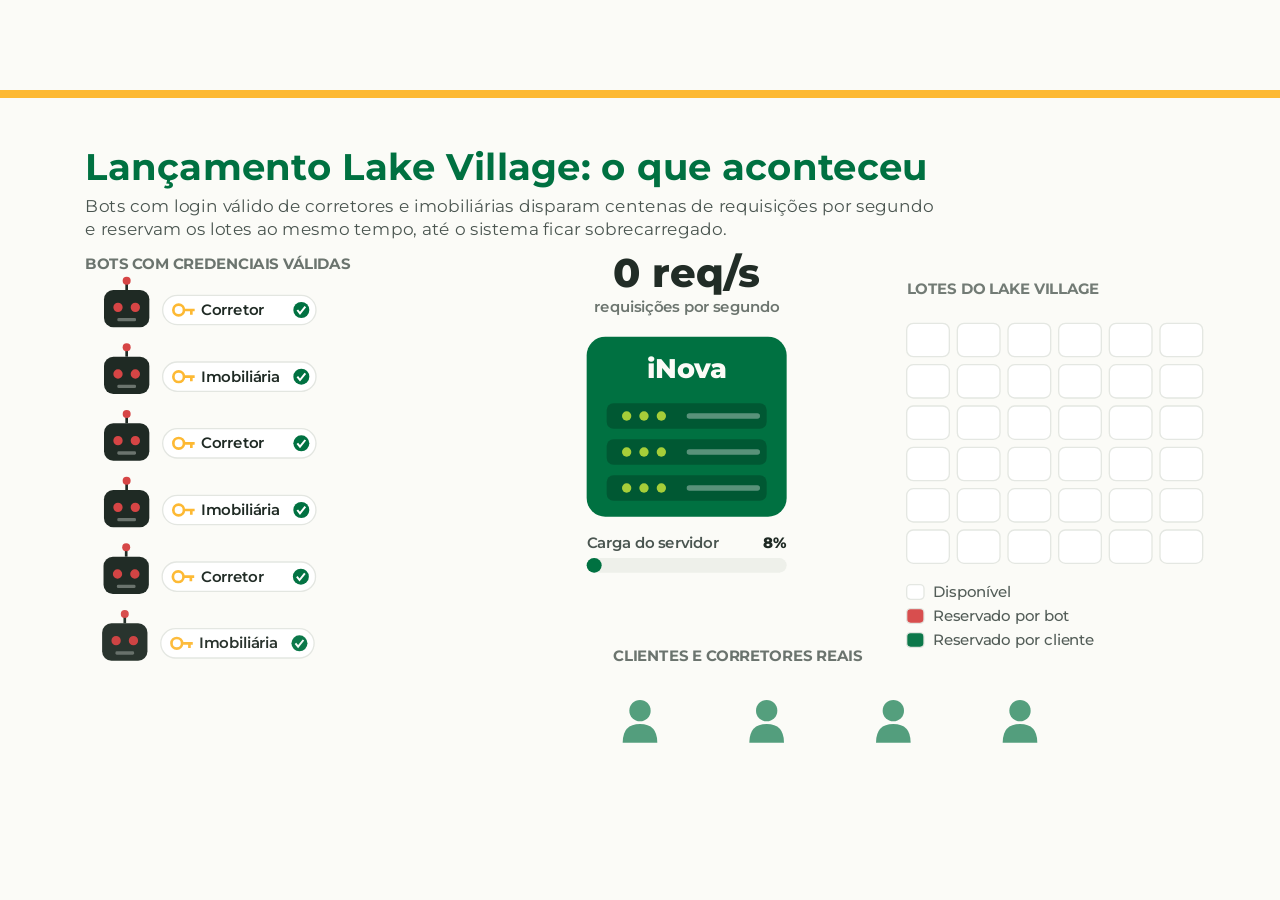
<file: assets/animacao-bots-ataque-e-solucao.html>
<!DOCTYPE html>
<html lang="pt-BR">
<head>
<meta charset="utf-8">
<meta name="viewport" content="width=device-width, initial-scale=1">
<title>Lake Village: ataque de bots e limite de requisições</title>
<style>
@font-face { font-family: 'Montserrat'; font-weight: 400 800; src: url("[data-uri]") format('woff2'); }
html, body { margin: 0; height: 100%; background: #FBFBF7; overflow: hidden; }
body { display: flex; align-items: center; justify-content: center; }
canvas { display: block; cursor: pointer; }
</style>
</head>
<body>
<canvas id="c" aria-label="Lake Village: ataque de bots e limite de requisições" role="img"></canvas>
<script>
(function () {
  var MODE = 'ataque'; // toca 'ataque' e depois 'solucao', em loop
  var W = 1920, H = 1080, LOOP = 13;
  var C = { bg: '#FBFBF7', green: '#007141', dgreen: '#005A33', lime: '#A6CE39', yellow: '#FDB933',
            dark: '#1F2A24', body: '#4A5550', soft: '#EEF0EA', line: '#E3E6E1', red: '#D64545', redSoft: '#F6D5D2' };
  var FONT = "'Montserrat', Arial, sans-serif";
  var cv = document.getElementById('c'), ctx = cv.getContext('2d'), scale = 1;

  function fit() {
    var s = Math.min(window.innerWidth / W, window.innerHeight / H), dpr = window.devicePixelRatio || 1;
    scale = s;
    cv.style.width = Math.round(W * s) + 'px'; cv.style.height = Math.round(H * s) + 'px';
    cv.width = Math.round(W * s * dpr); cv.height = Math.round(H * s * dpr);
    ctx.setTransform(s * dpr, 0, 0, s * dpr, 0, 0);
  }
  window.addEventListener('resize', fit);

  // ---------- geometria ----------
  var BOTS = [];
  for (var k = 0; k < 6; k++) BOTS.push({ x: 190, y: 330 + k * 100, label: k % 2 ? 'Imobiliária' : 'Corretor', last: -9 });
  var SRV = { x: 880, y: 370, w: 300, h: 270 };
  var BAR_X = 700;
  var GRID = { x: 1360, y: 350, cols: 6, rows: 6, cw: 64, ch: 50, gap: 12 };
  var CLIENTS = [{ x: 960 }, { x: 1150 }, { x: 1340 }, { x: 1530 }];
  var CLIENT_Y = 965;

  // ---------- estado ----------
  var S;
  function reset() {
    S = { t: 0, parts: [], lots: [], arrivals: [], load: 0, rate: 0, shown: 0, blocked: 0, accepted: 0,
          spawnAcc: 0, clientNext: 1.6, tags: [], bubbles: {}, };
    for (var i = 0; i < GRID.cols * GRID.rows; i++) S.lots.push({ st: 0, at: 0 });
    BOTS.forEach(function (b) { b.last = -9; });
  }

  // ---------- utilidades de desenho ----------
  function rr(x, y, w, h, r) { ctx.beginPath(); ctx.moveTo(x + r, y); ctx.arcTo(x + w, y, x + w, y + h, r); ctx.arcTo(x + w, y + h, x, y + h, r); ctx.arcTo(x, y + h, x, y, r); ctx.arcTo(x, y, x + w, y, r); ctx.closePath(); }
  function text(s, x, y, size, color, weight, align) { ctx.font = (weight || 400) + ' ' + size + 'px ' + FONT; ctx.fillStyle = color; ctx.textAlign = align || 'left'; ctx.textBaseline = 'middle'; ctx.fillText(s, x, y); }
  function ease(t) { return t < 0 ? 0 : t > 1 ? 1 : 1 - Math.pow(1 - t, 3); }
  function appear(delay, dur) { return ease((S.t - delay) / (dur || 0.6)); }
  function fmt(n) { return Math.round(n).toLocaleString('pt-BR'); }
  function mix(a, b, t) {
    var pa = [1, 3, 5].map(function (i) { return parseInt(a.substr(i, 2), 16); }), pb = [1, 3, 5].map(function (i) { return parseInt(b.substr(i, 2), 16); });
    return 'rgb(' + pa.map(function (v, i) { return Math.round(v + (pb[i] - v) * t); }).join(',') + ')';
  }
  function lotPos(i) { var c = i % GRID.cols, r = Math.floor(i / GRID.cols); return { x: GRID.x + c * (GRID.cw + GRID.gap), y: GRID.y + r * (GRID.ch + GRID.gap) }; }

  function drawBot(b, a) {
    ctx.save(); ctx.globalAlpha = a; ctx.translate(b.x, b.y);
    ctx.strokeStyle = C.dark; ctx.lineWidth = 4; ctx.beginPath(); ctx.moveTo(0, -30); ctx.lineTo(0, -40); ctx.stroke();
    ctx.fillStyle = C.red; ctx.beginPath(); ctx.arc(0, -44, 6, 0, 7); ctx.fill();
    ctx.fillStyle = C.dark; rr(-34, -30, 68, 56, 14); ctx.fill();
    ctx.fillStyle = C.red; ctx.beginPath(); ctx.arc(-13, -4, 7, 0, 7); ctx.arc(13, -4, 7, 0, 7); ctx.fill();
    ctx.fillStyle = '#6B746E'; rr(-14, 12, 28, 5, 2); ctx.fill();
    // crachá com credencial válida
    ctx.fillStyle = '#FFFFFF'; ctx.strokeStyle = C.line; ctx.lineWidth = 2; rr(54, -22, 230, 44, 22); ctx.fill(); ctx.stroke();
    ctx.strokeStyle = C.yellow; ctx.lineWidth = 4; ctx.beginPath(); ctx.arc(78, 0, 8, 0, 7); ctx.moveTo(86, 0); ctx.lineTo(102, 0); ctx.moveTo(97, 0); ctx.lineTo(97, 7); ctx.stroke();
    text(b.label, 112, 1, 22, C.dark, 600);
    ctx.fillStyle = C.green; ctx.beginPath(); ctx.arc(262, 0, 12, 0, 7); ctx.fill();
    ctx.strokeStyle = '#FFFFFF'; ctx.lineWidth = 3; ctx.beginPath(); ctx.moveTo(256, 0); ctx.lineTo(260, 5); ctx.lineTo(268, -5); ctx.stroke();
    ctx.restore();
  }
  function drawPerson(x, y, a, ok) {
    ctx.save(); ctx.globalAlpha = a; ctx.fillStyle = ok === false ? '#6B746E' : C.green;
    ctx.beginPath(); ctx.arc(x, y - 34, 16, 0, 7); ctx.fill();
    ctx.beginPath(); ctx.moveTo(x - 26, y + 14); ctx.quadraticCurveTo(x - 26, y - 14, x, y - 14); ctx.quadraticCurveTo(x + 26, y - 14, x + 26, y + 14); ctx.closePath(); ctx.fill();
    ctx.restore();
  }
  function bubble(x, y, s, color, a) {
    if (a <= 0) return;
    ctx.save(); ctx.globalAlpha = a; ctx.font = '700 22px ' + FONT;
    var w = ctx.measureText(s).width + 36;
    ctx.fillStyle = color; rr(x - w / 2, y - 24, w, 44, 22); ctx.fill();
    ctx.beginPath(); ctx.moveTo(x - 8, y + 18); ctx.lineTo(x, y + 30); ctx.lineTo(x + 8, y + 18); ctx.fill();
    text(s, x, y - 1, 22, '#FFFFFF', 700, 'center'); ctx.restore();
  }

  // ---------- simulação ----------
  function attempt() { // taxa de tentativas dos bots (partículas por segundo)
    var t = S.t - 1.4; if (t < 0) return 0;
    return Math.min(55, 3 * Math.exp(0.75 * t));
  }
  function spawnBot(b, now) {
    var ty = SRV.y + 60 + Math.random() * (SRV.h - 120);
    var p = { kind: 'bot', x0: b.x + 290, y0: b.y, x1: SRV.x, y1: ty, t0: now, dur: 0.55 + Math.random() * 0.25, bot: b };
    if (MODE === 'solucao') {
      if (now - b.last >= 1.1) { b.last = now; p.pass = true; } else { p.pass = false; p.x1 = BAR_X - 22; p.y1 = b.y + (ty - b.y) * 0.4; }
    }
    S.parts.push(p);
  }
  function spawnClient(now) {
    var c = CLIENTS[Math.floor(Math.random() * CLIENTS.length)];
    S.parts.push({ kind: 'client', x0: c.x, y0: CLIENT_Y - 60, x1: SRV.x + 60 + Math.random() * (SRV.w - 120), y1: SRV.y + SRV.h, t0: now, dur: 0.7, client: c });
  }
  function freeLot() {
    var free = []; S.lots.forEach(function (l, i) { if (!l.st) free.push(i); });
    return free.length ? free[Math.floor(Math.random() * free.length)] : -1;
  }
  function onArrive(p, now) {
    if (p.kind === 'bot' && p.pass === false) { S.blocked++; p.bounce = now; if (Math.random() < 0.07 && S.tags.length < 3) S.tags.push({ x: BAR_X - 36, y: p.y1, t0: now }); return true; }
    S.arrivals.push(now);
    if (p.kind === 'bot') {
      if (MODE === 'solucao') { S.accepted++; return false; }
      var i = freeLot(); if (i >= 0) { S.lots[i].st = 3; S.newParts.push({ kind: 'res', bot: true, x0: SRV.x + SRV.w, y0: p.y1, lot: i, t0: now, dur: 0.45 }); }
      return false;
    }
    if (p.kind === 'client') {
      if (MODE === 'ataque') { S.bubbles[p.client.x] = { t0: now, s: S.load > 0.85 ? (Math.random() < 0.5 ? 'Erro 503' : 'Sistema lento') : 'Lote indisponível', c: C.red }; return false; }
      var j = freeLot(); if (j >= 0) { S.lots[j].st = 3; S.newParts.push({ kind: 'res', bot: false, x0: SRV.x + SRV.w, y0: SRV.y + SRV.h / 2, lot: j, t0: now, dur: 0.5, client: p.client }); }
      return false;
    }
    if (p.kind === 'res') {
      S.lots[p.lot] = { st: p.bot ? 1 : 2, at: now };
      if (!p.bot && p.client) S.bubbles[p.client.x] = { t0: now, s: 'Reserva confirmada', c: C.green };
    }
    return false;
  }
  function step(dt) {
    S.t += dt; var now = S.t;
    if (now > 1.2 && now < LOOP - 1.6) {
      S.spawnAcc += attempt() * dt;
      while (S.spawnAcc >= 1) { S.spawnAcc -= 1; spawnBot(BOTS[Math.floor(Math.random() * BOTS.length)], now); }
      if (now >= S.clientNext) { spawnClient(now); S.clientNext = now + (MODE === 'ataque' ? 1.3 : 1.1) + Math.random() * 0.5; }
    }
    S.newParts = [];
    S.parts = S.parts.filter(function (p) {
      if (p.bounce) return now - p.bounce < 0.45;
      if (now - p.t0 >= p.dur) return onArrive(p, now);
      return true;
    }).concat(S.newParts);
    S.arrivals = S.arrivals.filter(function (a) { return now - a < 1; });
    var target = Math.min(1, S.arrivals.length / (MODE === 'ataque' ? 22 : 30));
    if (MODE === 'solucao') target = Math.min(target, 0.38);
    S.load += (Math.max(target, 0.08) - S.load) * Math.min(1, dt * 2.5);
    var shownTarget = attempt() * 22;
    S.shown += (shownTarget - S.shown) * Math.min(1, dt * 3);
    S.tags = S.tags.filter(function (g) { return now - g.t0 < 1; });
  }

  // ---------- desenho ----------
  function draw() {
    var t = S.t, aOut = 1 - ease((t - (LOOP - 0.9)) / 0.9);
    ctx.fillStyle = C.bg; ctx.fillRect(0, 0, W, H);
    ctx.save(); ctx.globalAlpha = aOut;
    ctx.fillStyle = C.yellow; ctx.fillRect(0, 0, W * appear(0, 0.8), 12);

    // título
    var a = appear(0.1);
    ctx.save(); ctx.globalAlpha *= a; ctx.translate(-40 * (1 - a), 0);
    if (MODE === 'ataque') {
      text('Lançamento Lake Village: o que aconteceu', 128, 118, 56, C.green, 700);
      text('Bots com login válido de corretores e imobiliárias disparam centenas de requisições por segundo', 128, 176, 26, C.body, 400);
      text('e reservam os lotes ao mesmo tempo, até o sistema ficar sobrecarregado.', 128, 210, 26, C.body, 400);
    } else {
      text('O que fizemos: limite de requisições por usuário', 128, 118, 56, C.green, 700);
      text('Cada login passa a ter um número máximo de requisições por segundo.', 128, 176, 26, C.body, 400);
      text('O excesso é barrado antes de chegar ao sistema, que segue estável para os clientes reais.', 128, 210, 26, C.body, 400);
    }
    ctx.restore();

    // bots
    text('BOTS COM CREDENCIAIS VÁLIDAS', 128, 262, 22, '#6B746E', 700);
    BOTS.forEach(function (b, i) { var ab = appear(0.3 + i * 0.08); ctx.save(); ctx.translate(-60 * (1 - ab), 0); drawBot(b, ab); ctx.restore(); });

    // barreira (solução)
    if (MODE === 'solucao') {
      var ba = appear(0.9, 0.8);
      ctx.save(); ctx.globalAlpha *= ba;
      var top = 300, bot = 900, hgt = (bot - top) * ba;
      ctx.fillStyle = C.yellow; rr(BAR_X - 18, bot - hgt, 36, hgt, 18); ctx.fill();
      ctx.save(); rr(BAR_X - 18, bot - hgt, 36, hgt, 18); ctx.clip();
      ctx.strokeStyle = C.dark; ctx.lineWidth = 10; ctx.globalAlpha *= 0.85;
      for (var yy = top - 40; yy < bot + 40; yy += 46) { ctx.beginPath(); ctx.moveTo(BAR_X - 30, yy + 30); ctx.lineTo(BAR_X + 30, yy); ctx.stroke(); }
      ctx.restore();
      ctx.fillStyle = C.dark; rr(BAR_X - 150, 918, 300, 54, 27); ctx.fill();
      text('Limite por usuário', BAR_X, 945, 24, C.yellow, 700, 'center');
      ctx.restore();
    }

    // contador de requisições
    var ca = appear(0.6);
    ctx.save(); ctx.globalAlpha *= ca;
    var sx = SRV.x + SRV.w / 2;
    if (MODE === 'ataque') {
      text(fmt(S.shown) + ' req/s', sx, 278, 60, S.load > 0.85 ? C.red : C.dark, 800, 'center');
      text('requisições por segundo', sx, 326, 22, '#6B746E', 600, 'center');
    } else {
      text(fmt(S.blocked * 22) + ' bloqueadas', sx, 278, 48, C.red, 800, 'center');
      text(fmt(S.accepted * 22) + ' aceitas dentro do limite', sx, 326, 22, C.green, 700, 'center');
    }
    ctx.restore();

    // servidor
    var sa = appear(0.5), shake = (MODE === 'ataque' && S.load > 0.85) ? Math.sin(t * 38) * 4 : 0;
    var hot = MODE === 'ataque' ? Math.max(0, (S.load - 0.55) / 0.45) : 0;
    ctx.save(); ctx.globalAlpha *= sa; ctx.translate(shake, 0);
    ctx.fillStyle = mix(C.green, C.red, Math.min(1, hot)); rr(SRV.x, SRV.y, SRV.w, SRV.h, 28); ctx.fill();
    text('iNova', sx, SRV.y + 50, 40, '#FBFBF7', 800, 'center');
    for (var r = 0; r < 3; r++) {
      var ry = SRV.y + 100 + r * 54;
      ctx.fillStyle = 'rgba(0,0,0,0.22)'; rr(SRV.x + 30, ry, SRV.w - 60, 38, 10); ctx.fill();
      for (var d = 0; d < 3; d++) {
        var on = hot > 0.6 ? (Math.floor(t * 1.5 + d + r) % 2 === 0) : true;
        ctx.fillStyle = hot > 0.6 ? (on ? '#FFD2CC' : 'rgba(255,255,255,0.25)') : C.lime;
        ctx.beginPath(); ctx.arc(SRV.x + 60 + d * 26, ry + 19, 7, 0, 7); ctx.fill();
      }
      ctx.fillStyle = 'rgba(255,255,255,0.35)'; rr(SRV.x + 150, ry + 15, 110, 8, 4); ctx.fill();
    }
    ctx.restore();

    // medidor de carga
    ctx.save(); ctx.globalAlpha *= sa;
    var gy = SRV.y + SRV.h + 40;
    text('Carga do servidor', SRV.x, gy, 22, C.body, 600);
    text(Math.round(S.load * 100) + '%', SRV.x + SRV.w, gy, 22, C.dark, 800, 'right');
    ctx.fillStyle = C.soft; rr(SRV.x, gy + 22, SRV.w, 22, 11); ctx.fill();
    var gc = S.load < 0.5 ? C.green : S.load < 0.8 ? C.yellow : C.red;
    if (S.load > 0.02) { ctx.fillStyle = gc; rr(SRV.x, gy + 22, Math.max(22, SRV.w * S.load), 22, 11); ctx.fill(); }
    if (MODE === 'ataque' && S.load > 0.9) { ctx.globalAlpha *= 0.65 + 0.35 * Math.sin(t * 2 * Math.PI); text('SOBRECARGA', sx, gy + 78, 26, C.red, 800, 'center'); }
    if (MODE === 'solucao' && t > 3) { text('Estável', sx, gy + 78, 26, C.green, 800, 'center'); }
    ctx.restore();

    // lotes
    var la = appear(0.7);
    ctx.save(); ctx.globalAlpha *= la;
    text('LOTES DO LAKE VILLAGE', GRID.x, 300, 22, '#6B746E', 700);
    S.lots.forEach(function (l, i) {
      var p = lotPos(i), k = l.st === 1 || l.st === 2 ? ease((t - l.at) / 0.35) : 0;
      var sc = 1 + 0.18 * Math.sin(Math.PI * k);
      ctx.save(); ctx.translate(p.x + GRID.cw / 2, p.y + GRID.ch / 2); ctx.scale(sc, sc);
      ctx.fillStyle = l.st === 1 ? C.red : l.st === 2 ? C.green : '#FFFFFF';
      ctx.strokeStyle = l.st ? 'rgba(0,0,0,0)' : C.line; ctx.lineWidth = 2;
      rr(-GRID.cw / 2, -GRID.ch / 2, GRID.cw, GRID.ch, 10); ctx.fill(); ctx.stroke();
      if (l.st === 1) { ctx.fillStyle = '#FFFFFF'; rr(-12, -9, 24, 18, 5); ctx.fill(); ctx.fillStyle = C.red; ctx.beginPath(); ctx.arc(-5, 0, 3, 0, 7); ctx.arc(5, 0, 3, 0, 7); ctx.fill(); }
      if (l.st === 2) { ctx.strokeStyle = '#FFFFFF'; ctx.lineWidth = 4; ctx.beginPath(); ctx.moveTo(-9, 0); ctx.lineTo(-3, 7); ctx.lineTo(10, -7); ctx.stroke(); }
      ctx.restore();
    });
    var ly = GRID.y + GRID.rows * (GRID.ch + GRID.gap) + 20;
    var leg = [['#FFFFFF', 'Disponível'], [C.red, 'Reservado por bot'], [C.green, 'Reservado por cliente']];
    leg.forEach(function (g, i) {
      var yy = ly + i * 36; ctx.fillStyle = g[0]; ctx.strokeStyle = C.line; ctx.lineWidth = 2; rr(GRID.x, yy, 26, 22, 6); ctx.fill(); ctx.stroke();
      text(g[1], GRID.x + 40, yy + 12, 22, C.body, 500);
    });
    var taken = S.lots.filter(function (l) { return l.st === 1; }).length;
    if (MODE === 'ataque' && taken > 0) { text(taken + ' de 36', GRID.x + 444, ly + 12, 40, C.red, 800, 'right'); text('lotes com bots', GRID.x + 444, ly + 48, 22, C.red, 700, 'right'); }
    ctx.restore();

    // clientes
    var pa = appear(0.9);
    text('CLIENTES E CORRETORES REAIS', CLIENTS[0].x - 40, CLIENT_Y - 115, 22, '#6B746E', 700);
    CLIENTS.forEach(function (c) {
      drawPerson(c.x, CLIENT_Y, pa, MODE === 'ataque' && S.load > 0.85 ? false : true);
      var b = S.bubbles[c.x];
      if (b) { var age = t - b.t0, ba2 = age < 0.25 ? age / 0.25 : age > 1.6 ? 1 - (age - 1.6) / 0.4 : 1; bubble(c.x + 70, CLIENT_Y - 70, b.s, b.c, Math.max(0, ba2)); }
    });

    // partículas
    S.parts.forEach(function (p) {
      var k = ease((t - p.t0) / p.dur), x, y;
      if (p.kind === 'res') { var lp = lotPos(p.lot); x = p.x0 + (lp.x + GRID.cw / 2 - p.x0) * k; y = p.y0 + (lp.y + GRID.ch / 2 - p.y0) * k - Math.sin(Math.PI * k) * 40; }
      else { x = p.x0 + (p.x1 - p.x0) * k; y = p.y0 + (p.y1 - p.y0) * k - Math.sin(Math.PI * k) * 30; }
      var col = p.kind === 'client' || (p.kind === 'res' && !p.bot) ? C.green : C.red, al = 1;
      if (p.bounce) { var bk = (t - p.bounce) / 0.45; x = p.x1 - 60 * bk; y = p.y1 + 30 * bk * bk; al = 1 - bk; }
      ctx.save(); ctx.globalAlpha *= al * aOut;
      ctx.strokeStyle = col; ctx.globalAlpha *= 0.35; ctx.lineWidth = 6; ctx.lineCap = 'round';
      ctx.beginPath(); ctx.moveTo(x - (p.x1 - p.x0 > 0 ? 26 : -26) * (p.bounce ? -1 : 1), y); ctx.lineTo(x, y); ctx.stroke();
      ctx.globalAlpha /= 0.35; ctx.fillStyle = col; ctx.beginPath(); ctx.arc(x, y, 8, 0, 7); ctx.fill();
      ctx.restore();
    });
    S.tags.forEach(function (g) { var k = (t - g.t0); ctx.save(); ctx.globalAlpha *= (1 - k) * aOut; text('429', g.x, g.y - 40 * k, 22, C.red, 800, 'right'); ctx.restore(); });

    ctx.restore();
  }

  var last = 0;
  function frame(ts) {
    var dt = last ? Math.min(0.05, (ts - last) / 1000) : 0; last = ts;
    step(dt); if (S.t >= LOOP) { MODE = MODE === 'ataque' ? 'solucao' : 'ataque'; reset(); } draw();
    requestAnimationFrame(frame);
  }
  cv.addEventListener('click', function () { MODE = 'ataque'; reset(); });
  fit(); reset();
  (document.fonts && document.fonts.load ? document.fonts.load("700 40px 'Montserrat'") : Promise.resolve()).then(function () { requestAnimationFrame(frame); }, function () { requestAnimationFrame(frame); });
})();
</script>
</body>
</html>
</file>
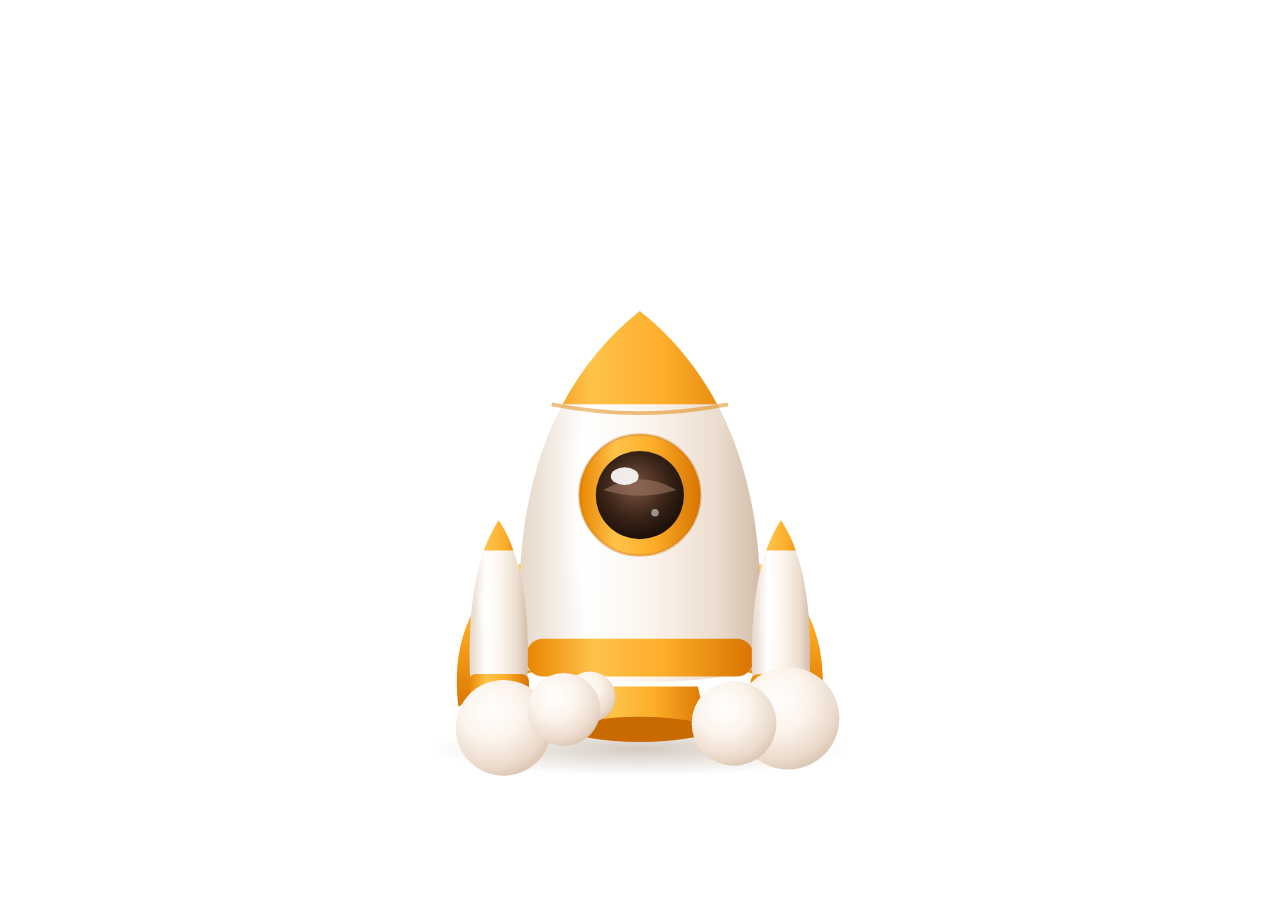
<file: assets/video/foguete.html>
<!DOCTYPE html>
<html lang="pt-BR">
<head>
<meta charset="utf-8">
<meta name="viewport" content="width=device-width, initial-scale=1">
<title>Foguete decolando</title>
<style>
html, body { margin: 0; height: 100%; background: transparent; overflow: hidden; }
body { display: flex; align-items: center; justify-content: center; }
svg { width: 100vw; height: 100vh; display: block; }
</style>
</head>
<body>
<svg id="svg" viewBox="0 0 900 1000" preserveAspectRatio="xMidYMid meet" role="img" aria-label="Foguete branco e laranja se preparando e decolando entre nuvens de fumaça">
  <defs>
    <linearGradient id="gBody" x1="0" x2="1" y1="0" y2="0">
      <stop offset="0" stop-color="#E6D6C7"/><stop offset="0.28" stop-color="#FFFFFF"/><stop offset="0.55" stop-color="#FBF4EC"/><stop offset="0.82" stop-color="#EBDDCF"/><stop offset="1" stop-color="#D2BCA8"/>
    </linearGradient>
    <linearGradient id="gOrange" x1="0" x2="1" y1="0" y2="0">
      <stop offset="0" stop-color="#E88500"/><stop offset="0.3" stop-color="#FFC24A"/><stop offset="0.6" stop-color="#FDAE2A"/><stop offset="1" stop-color="#D97400"/>
    </linearGradient>
    <linearGradient id="gOrangeV" x1="0" x2="0" y1="0" y2="1">
      <stop offset="0" stop-color="#FFD36B"/><stop offset="0.5" stop-color="#FBA620"/><stop offset="1" stop-color="#DA7600"/>
    </linearGradient>
    <radialGradient id="gGlass" cx="0.45" cy="0.4" r="0.65">
      <stop offset="0" stop-color="#7A5440"/><stop offset="0.55" stop-color="#3A2418"/><stop offset="1" stop-color="#140B06"/>
    </radialGradient>
    <radialGradient id="gPuff" cx="0.38" cy="0.32" r="0.7">
      <stop offset="0" stop-color="#FFFFFF"/><stop offset="0.45" stop-color="#FCF4EC"/><stop offset="0.85" stop-color="#EBDACB"/><stop offset="1" stop-color="#DCC8B6"/>
    </radialGradient>
    <radialGradient id="gFlame" cx="0.5" cy="0.25" r="0.75">
      <stop offset="0" stop-color="#FFF6D8"/><stop offset="0.35" stop-color="#FFD15C"/><stop offset="0.75" stop-color="#FF9A1F"/><stop offset="1" stop-color="#FF9A1F" stop-opacity="0"/>
    </radialGradient>
    <radialGradient id="gShadow" cx="0.5" cy="0.5" r="0.5">
      <stop offset="0" stop-color="#7A5A3A" stop-opacity="0.32"/><stop offset="1" stop-color="#7A5A3A" stop-opacity="0"/>
    </radialGradient>
    <clipPath id="cNose"><rect x="-130" y="-400" width="260" height="128"/></clipPath>
    <clipPath id="cBoosterTip"><rect x="-40" y="-200" width="80" height="44"/></clipPath>
    <filter id="soft" x="-50%" y="-50%" width="200%" height="200%"><feGaussianBlur stdDeviation="6"/></filter>
    <g id="booster">
      <path d="M -22 -40 C -26 -100, -20 -150, 0 -180 C 20 -150, 26 -100, 22 -40 Z" fill="url(#gBody)"/>
      <path d="M -22 -40 C -26 -100, -20 -150, 0 -180 C 20 -150, 26 -100, 22 -40 Z" fill="url(#gOrange)" clip-path="url(#cBoosterTip)"/>
      <rect x="-24" y="-58" width="48" height="16" rx="6" fill="url(#gOrange)"/>
      <path d="M -16 -42 L 16 -42 L 20 -26 L -20 -26 Z" fill="#E9DACB"/>
      <ellipse cx="-8" cy="-110" rx="4" ry="26" fill="#FFFFFF" opacity="0.8" filter="url(#soft)"/>
    </g>
  </defs>
  <g id="world">
    <ellipse id="shadow" cx="450" cy="832" rx="230" ry="30" fill="url(#gShadow)"/>
    <g id="back"></g>
    <g id="rocket">
      <g id="flame"><path d="M -34 -14 C -30 30, -12 70, 0 96 C 12 70, 30 30, 34 -14 Z" fill="url(#gFlame)"/></g>
      <!-- aletas traseiras -->
      <path d="M -86 -150 C -136 -128, -150 -78, -144 -32 C -124 -44, -104 -54, -84 -60 Z" fill="url(#gOrangeV)"/>
      <path d="M 86 -150 C 136 -128, 150 -78, 144 -32 C 124 -44, 104 -54, 84 -60 Z" fill="url(#gOrangeV)"/>
      <!-- bocal -->
      <path d="M -46 -48 L 46 -48 L 54 -14 Q 0 -4 -54 -14 Z" fill="url(#gOrange)"/>
      <ellipse cx="0" cy="-14" rx="54" ry="10" fill="#C96A00"/>
      <!-- corpo -->
      <path id="body" d="M -92 -62 C -106 -182, -78 -284, 0 -346 C 78 -284, 106 -182, 92 -62 C 50 -48, -50 -48, -92 -62 Z" fill="url(#gBody)"/>
      <path d="M -92 -62 C -106 -182, -78 -284, 0 -346 C 78 -284, 106 -182, 92 -62 C 50 -48, -50 -48, -92 -62 Z" fill="url(#gOrange)" clip-path="url(#cNose)"/>
      <path d="M -70 -272 Q 0 -258 70 -272" stroke="#E08000" stroke-width="3" fill="none" opacity="0.5"/>
      <rect x="-90" y="-86" width="180" height="30" rx="13" fill="url(#gOrange)"/>
      <ellipse cx="-44" cy="-190" rx="12" ry="74" fill="#FFFFFF" opacity="0.85" filter="url(#soft)"/>
      <!-- janela -->
      <circle cx="0" cy="-200" r="48" fill="url(#gOrange)"/>
      <circle cx="0" cy="-200" r="48" fill="none" stroke="#C86C00" stroke-width="2" opacity="0.4"/>
      <circle cx="0" cy="-200" r="35" fill="url(#gGlass)"/>
      <path d="M -29 -204 Q 0 -221 29 -204 Q 0 -195 -29 -204 Z" fill="#9C7462" opacity="0.6"/>
      <ellipse cx="-12" cy="-215" rx="11" ry="7" fill="#FFFFFF" opacity="0.9"/>
      <circle cx="12" cy="-186" r="3" fill="#FFFFFF" opacity="0.5"/>
      <!-- propulsores laterais -->
      <use href="#booster" x="-112" y="0"/>
      <use href="#booster" x="112" y="0"/>
    </g>
    <g id="front"></g>
  </g>
</svg>
<script>
(function () {
  var D = 7.2, GX = 450, GY = 830, SC = 1.4, NS = 'http://www.w3.org/2000/svg';
  var $ = function (id) { return document.getElementById(id); };
  function cl(v) { return v < 0 ? 0 : v > 1 ? 1 : v; }
  function seg(t, a, b) { return cl((t - a) / (b - a)); }
  function out(u) { return 1 - Math.pow(1 - u, 3); }
  // gerador pseudoaleatório fixo, para a animação ser sempre igual
  var seed = 7; function rnd() { seed = (seed * 16807) % 2147483647; return (seed - 1) / 2147483646; }

  function rocketAt(t) {
    var x = GX, y = GY, rot = 0, sx = 1, sy = 1, op = 1;
    if (t < 2.6) {
      var prep = seg(t, 0.6, 2.6);
      var amp = prep * prep * 3.2;
      x += Math.sin(t * 95) * amp; y += Math.cos(t * 81) * amp * 0.5;
      var squash = Math.sin(Math.PI * seg(t, 2.1, 2.6)) * 0.07;
      sy = 1 - squash; sx = 1 + squash * 0.6;
    } else if (t < 5.4) {
      var u = Math.pow(seg(t, 2.6, 4.6), 2.1);
      x = GX + 300 * u; y = GY - 1250 * u;
      rot = 16 * out(seg(t, 2.75, 3.6));
      var st = Math.sin(Math.PI * seg(t, 2.6, 3.1)) * 0.08; sy = 1 + st; sx = 1 - st * 0.5;
    }
    if (t >= 5.4) {
      var a = seg(t, 5.9, 6.5); op = a; var b = out(a); y = GY - 30 * (1 - b); sx = sy = 0.9 + 0.1 * b;
      if (t < 5.9) op = 0;
    }
    return { x: x, y: y, rot: rot, sx: sx, sy: sy, op: op };
  }

  // nuvem da base (preparação) e rastro (voo)
  var P = [];
  for (var i = 0; i < 34; i++) {
    var side = rnd() < 0.5 ? -1 : 1;
    P.push({ k: 'base', t0: 0.7 + rnd() * 1.9, x: GX + side * (30 + rnd() * 190), y: GY - 8 - rnd() * 50, r: 24 + rnd() * 40,
             vx: side * (12 + rnd() * 40), vy: -4 - rnd() * 10, front: rnd() < 0.55 });
  }
  for (i = 0; i < 70; i++) {
    var t0 = 2.55 + i * 0.03;
    P.push({ k: 'trail', t0: t0, jx: (rnd() - 0.5) * 30, jy: rnd() * 14, r: 16 + rnd() * 22, vx: (rnd() - 0.5) * 90, vy: 40 + rnd() * 70, front: rnd() < 0.5 });
  }
  P.forEach(function (p) {
    var c = document.createElementNS(NS, 'circle'); c.setAttribute('fill', 'url(#gPuff)'); p.el = c;
    (p.front ? $('front') : $('back')).appendChild(c);
    if (p.k === 'trail') { var r = rocketAt(p.t0); var a = r.rot * Math.PI / 180; p.x = r.x - Math.sin(a) * -10 + p.jx; p.y = r.y + 14 + p.jy; }
  });

  function render(t) {
    t = ((t % D) + D) % D;
    var r = rocketAt(t);
    $('rocket').setAttribute('transform', 'translate(' + r.x + ' ' + r.y + ') rotate(' + r.rot + ') scale(' + (r.sx * SC) + ' ' + (r.sy * SC) + ')');
    $('rocket').setAttribute('opacity', r.op);
    var lift = cl((GY - r.y) / 300);
    $('shadow').setAttribute('opacity', (1 - lift) * (t >= 5.4 ? r.op : 1));
    $('shadow').setAttribute('rx', 230 * (1 - lift * 0.5));
    // chama: aparece na decolagem, com leve oscilação
    var fl = t < 2.4 ? 0 : t < 4.6 ? out(seg(t, 2.4, 2.75)) : 1 - seg(t, 4.4, 4.7);
    if (t >= 2.1 && t < 2.4) fl = 0.35 * seg(t, 2.1, 2.4);
    var fs = 0.9 + 0.12 * Math.sin(t * 22) + 0.05 * Math.sin(t * 37);
    $('flame').setAttribute('transform', 'scale(' + (fl * (0.95 + 0.05 * Math.sin(t * 29))) + ' ' + (fl * fs * (t > 2.6 ? 1.35 : 1)) + ')');
    $('flame').setAttribute('opacity', fl);
    P.forEach(function (p) {
      var age = t - p.t0, el = p.el;
      if (age < 0 || t >= 5.6) { el.setAttribute('r', 0); return; }
      var x, y, rr, op;
      if (p.k === 'base') {
        var grow = out(cl(age / 0.5));
        var blast = cl((t - 2.6) / 1.4);
        x = p.x + p.vx * age * 0.35 + (p.x - GX) * blast * 1.1;
        y = p.y + p.vy * age * 0.4 - 10 * blast;
        rr = p.r * grow * (1 + blast * 0.6);
        op = 1 - seg(t, 3.0, 4.6);
      } else {
        var life = 1.25, u = cl(age / life);
        x = p.x + p.vx * age; y = p.y + p.vy * age * (1 - u * 0.4);
        rr = p.r * (0.35 + out(u) * 1.1);
        op = 1 - seg(age, 0.6, life);
      }
      el.setAttribute('cx', x.toFixed(1)); el.setAttribute('cy', y.toFixed(1)); el.setAttribute('r', Math.max(0, rr).toFixed(1));
      el.setAttribute('opacity', Math.max(0, op).toFixed(3));
    });
  }
  window.__render = render; window.__duration = D;
  var t0 = null, manual = /capture/.test(location.hash);
  function frame(ts) { if (t0 === null) t0 = ts; render((ts - t0) / 1000); requestAnimationFrame(frame); }
  document.body.addEventListener('click', function () { t0 = null; });
  render(0);
  if (!manual) requestAnimationFrame(frame);
})();
</script>
</body>
</html>
</file>
<file: css/fontes.css>
/* Fontes da apresentação (Montserrat e ícones) */

@font-face { font-family: mc-anthropicons; src: url("../assets/fonts/mc-anthropicons.woff2") format("woff2"); font-display: block; }

@font-face {
  font-family: 'Montserrat';
  font-style: normal;
  font-weight: 400 800;
  font-display: swap;
  src: url("../assets/fonts/montserrat.woff2") format('woff2');
  unicode-range: U+0000-00FF, U+0131, U+0152-0153, U+02BB-02BC, U+02C6, U+02DA, U+02DC, U+0304, U+0308, U+0329, U+2000-206F, U+20AC, U+2122, U+2191, U+2193, U+2212, U+2215, U+FEFF, U+FFFD;
}
</file>
